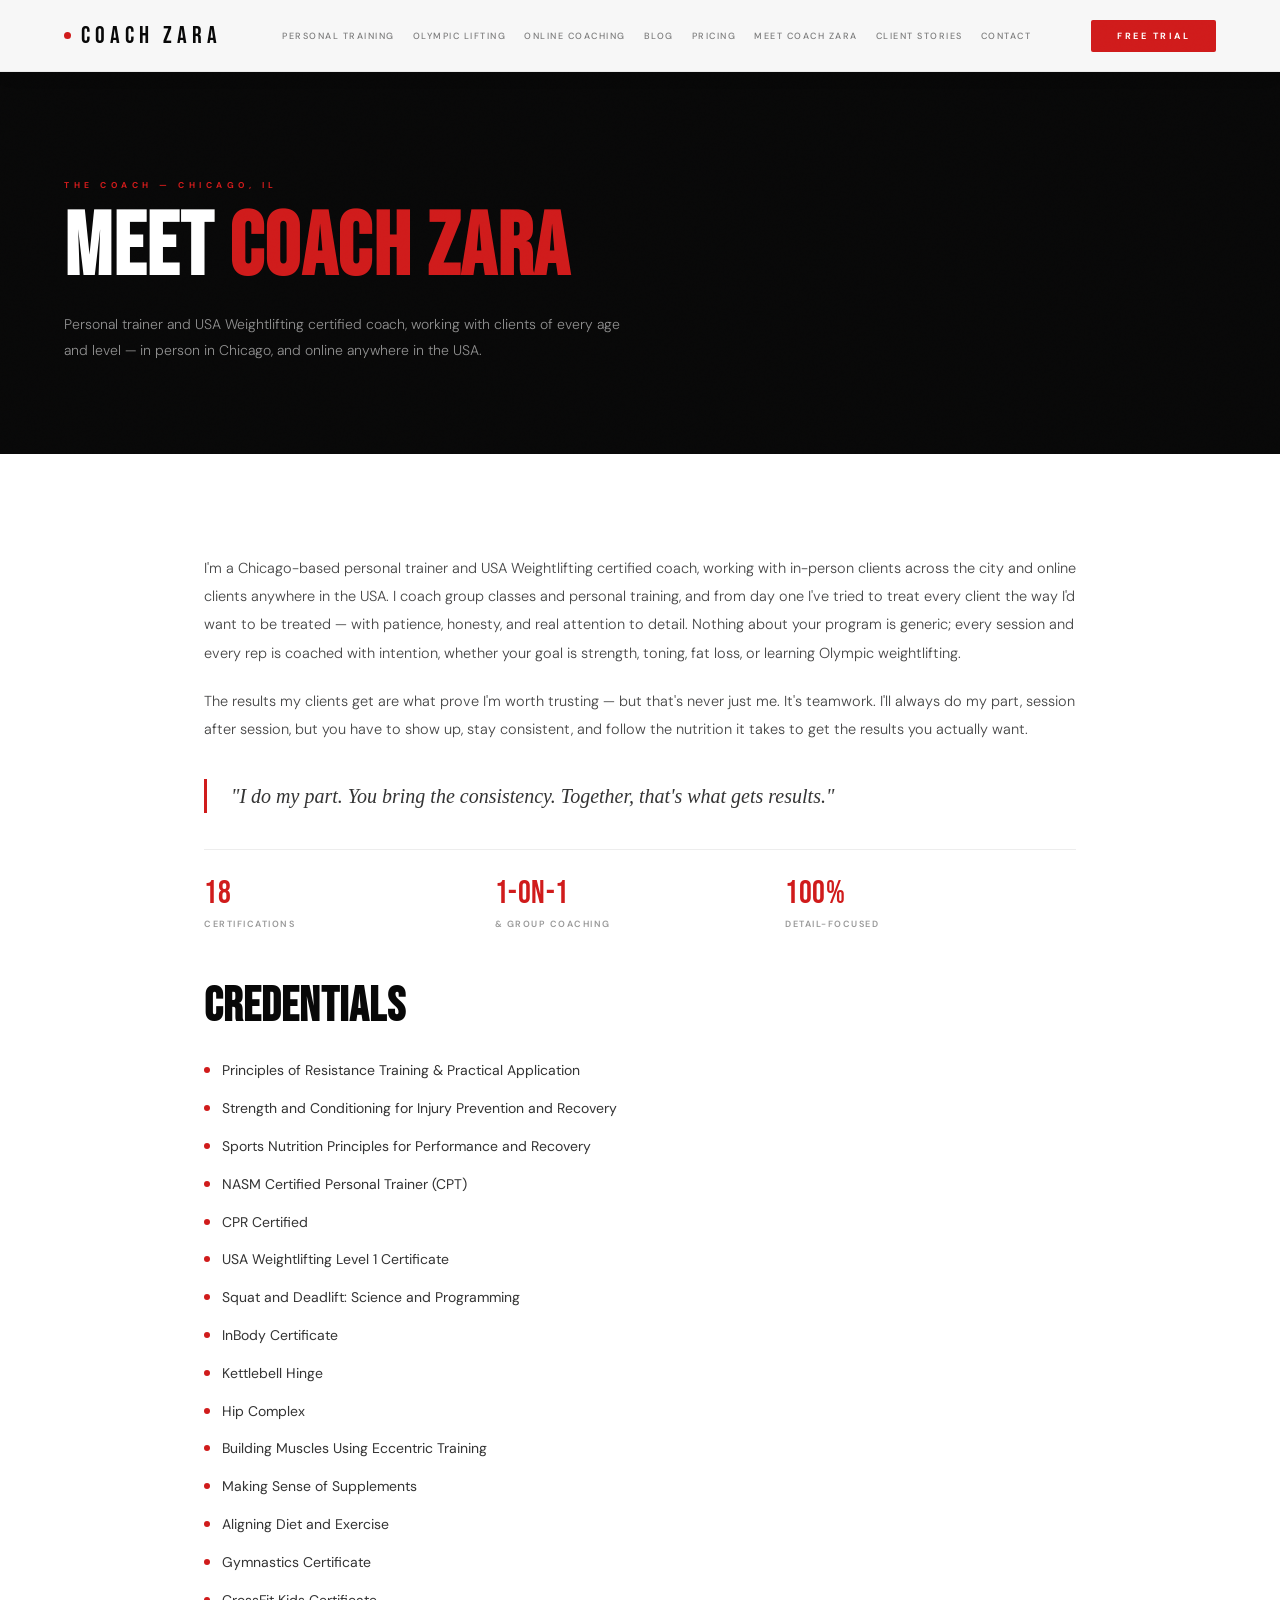
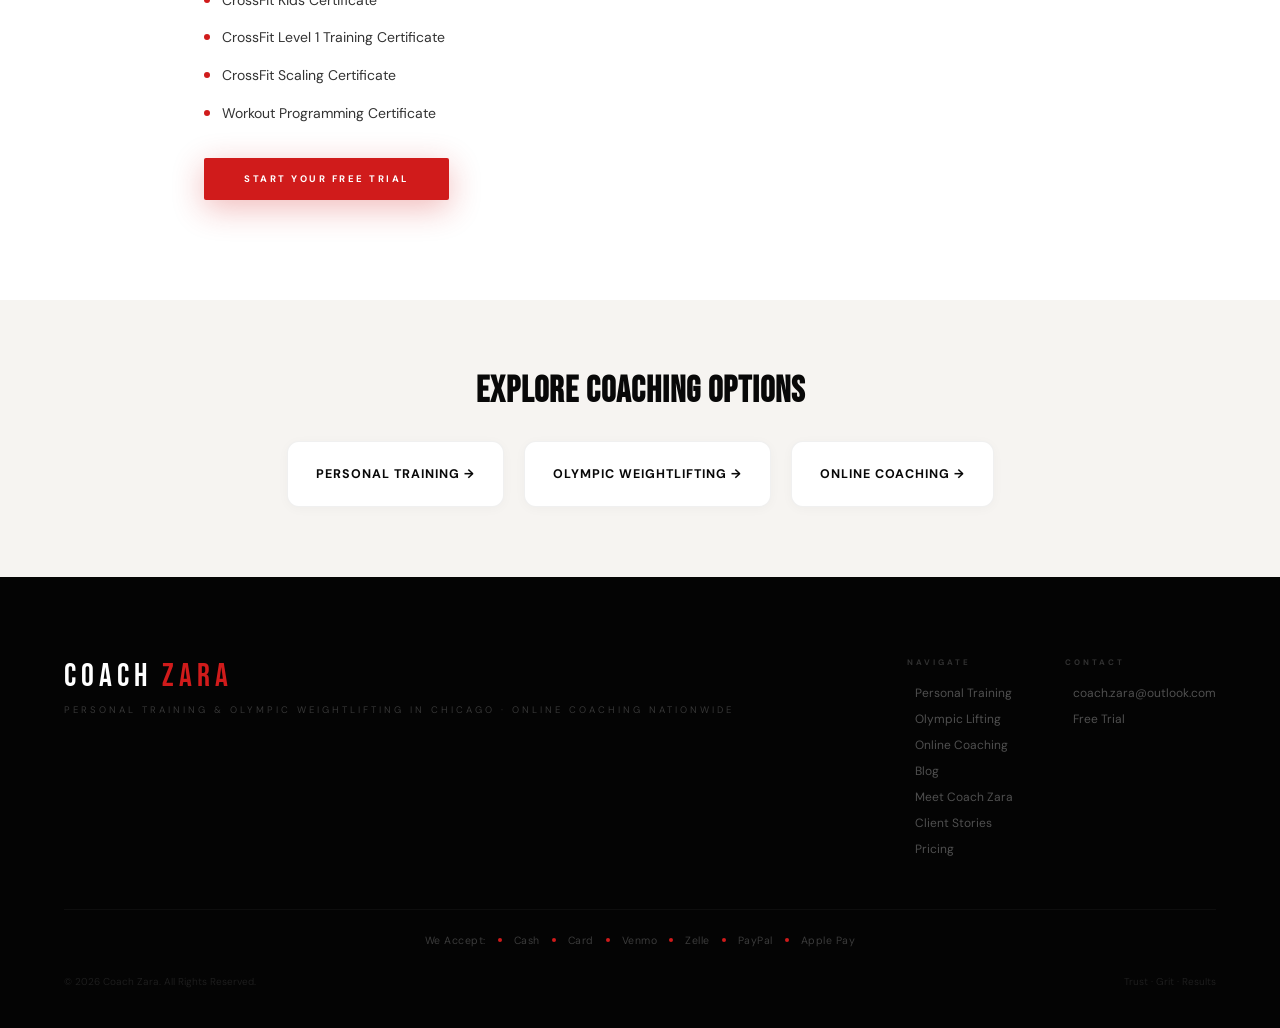
<file: about.html>
<!DOCTYPE html>
<html lang="en">
<head>
<meta charset="UTF-8">
<meta name="viewport" content="width=device-width, initial-scale=1.0">
<title>About Coach Zara | Personal Trainer in Chicago</title>
<meta name="description" content="Meet Coach Zara — NASM certified personal trainer and USA Weightlifting Level 1 coach in Chicago, training clients of all ages and fitness levels in person and online.">
<link rel="canonical" href="https://coachzara.com/about">
<meta property="og:title" content="About Coach Zara">
<meta property="og:description" content="NASM certified personal trainer and USA Weightlifting Level 1 coach based in Chicago.">
<meta property="og:type" content="website">
<meta property="og:url" content="https://coachzara.com/about">
<meta property="og:image" content="https://coachzara.com/coach-zara.jpg">
<meta name="twitter:card" content="summary_large_image">
<link rel="preconnect" href="https://fonts.googleapis.com">
<link href="https://fonts.googleapis.com/css2?family=Bebas+Neue&family=DM+Sans:ital,opsz,wght@0,9..40,200;0,9..40,300;0,9..40,400;0,9..40,500;0,9..40,700;1,9..40,300;1,9..40,400&display=swap" rel="stylesheet">
<link rel="stylesheet" href="style.css">
</head>
<body class="subpage">

<!-- NAV -->
<nav id="main-nav" class="solid">
  <a href="index.html" class="nav-logo"><span class="nav-dot"></span>COACH ZARA</a>
  <ul class="nav-links">
    <li><a href="personal-training-chicago.html">Personal Training</a></li>
    <li><a href="olympic-weightlifting-chicago.html">Olympic Lifting</a></li>
    <li><a href="online-coaching.html">Online Coaching</a></li>
    <li><a href="blog.html">Blog</a></li>
    <li><a href="index.html#pricing">Pricing</a></li>
    <li><a href="about.html">Meet Coach Zara</a></li>
    <li><a href="client-stories.html">Client Stories</a></li>
    <li><a href="index.html#contact">Contact</a></li>
  </ul>
  <a href="index.html#trial" class="nav-cta">Free Trial</a>
</nav>

<!-- HERO -->
<section class="page-hero">
  <div class="page-hero-eyebrow">The Coach — Chicago, IL</div>
  <h1 class="page-hero-h1">MEET <span class="red">COACH ZARA</span></h1>
  <p class="page-hero-sub">Personal trainer and USA Weightlifting certified coach, working with clients of every age and level — in person in Chicago, and online anywhere in the USA.</p>
</section>

<!-- CONTENT -->
<section class="content-section">
  <p class="content-p">I'm a Chicago-based personal trainer and USA Weightlifting certified coach, working with in-person clients across the city and online clients anywhere in the USA. I coach group classes and personal training, and from day one I've tried to treat every client the way I'd want to be treated — with patience, honesty, and real attention to detail. Nothing about your program is generic; every session and every rep is coached with intention, whether your goal is strength, toning, fat loss, or learning Olympic weightlifting.</p>
  <p class="content-p">The results my clients get are what prove I'm worth trusting — but that's never just me. It's teamwork. I'll always do my part, session after session, but you have to show up, stay consistent, and follow the nutrition it takes to get the results you actually want.</p>
  <div class="about-quote" style="margin:36px 0;">
    <p style="font-family:'Playfair Display',serif;font-style:italic;font-size:20px;color:#333;">"I do my part. You bring the consistency. Together, that's what gets results."</p>
  </div>
  <div class="about-stats">
    <div class="about-stat"><div class="about-stat-num">18</div><div class="about-stat-lbl">Certifications</div></div>
    <div class="about-stat"><div class="about-stat-num">1-on-1</div><div class="about-stat-lbl">& Group Coaching</div></div>
    <div class="about-stat"><div class="about-stat-num">100%</div><div class="about-stat-lbl">Detail-Focused</div></div>
  </div>

  <h2 class="content-h2" style="margin-top:48px;">Credentials</h2>
  <ul class="content-list">
    <li>Principles of Resistance Training &amp; Practical Application</li>
    <li>Strength and Conditioning for Injury Prevention and Recovery</li>
    <li>Sports Nutrition Principles for Performance and Recovery</li>
    <li>NASM Certified Personal Trainer (CPT)</li>
    <li>CPR Certified</li>
    <li>USA Weightlifting Level 1 Certificate</li>
    <li>Squat and Deadlift: Science and Programming</li>
    <li>InBody Certificate</li>
    <li>Kettlebell Hinge</li>
    <li>Hip Complex</li>
    <li>Building Muscles Using Eccentric Training</li>
    <li>Making Sense of Supplements</li>
    <li>Aligning Diet and Exercise</li>
    <li>Gymnastics Certificate</li>
    <li>CrossFit Kids Certificate</li>
    <li>CrossFit Level 1 Training Certificate</li>
    <li>CrossFit Scaling Certificate</li>
    <li>Workout Programming Certificate</li>
  </ul>

  <div class="hero-btns" style="margin-top:32px;">
    <a href="index.html#trial" class="btn-red">Start Your Free Trial</a>
  </div>
</section>

<!-- RELATED -->
<section class="related-links">
  <div class="related-links-inner">
    <h3>Explore Coaching Options</h3>
    <div class="related-grid">
      <a href="personal-training-chicago.html" class="related-card">Personal Training →</a>
      <a href="olympic-weightlifting-chicago.html" class="related-card">Olympic Weightlifting →</a>
      <a href="online-coaching.html" class="related-card">Online Coaching →</a>
    </div>
  </div>
</section>

<!-- FOOTER -->
<footer>
  <div class="ft">
    <div class="ft-top">
      <div><div class="ft-logo">COACH <span>ZARA</span></div><div class="ft-sub">Personal Training & Olympic Weightlifting in Chicago · Online Coaching Nationwide</div></div>
      <div class="ft-links">
        <div class="ftc"><h5>Navigate</h5><ul><li><a href="personal-training-chicago.html">Personal Training</a></li><li><a href="olympic-weightlifting-chicago.html">Olympic Lifting</a></li><li><a href="online-coaching.html">Online Coaching</a></li>
    <li><a href="blog.html">Blog</a></li><li><a href="about.html">Meet Coach Zara</a></li><li><a href="client-stories.html">Client Stories</a></li><li><a href="index.html#pricing">Pricing</a></li></ul></div>
        <div class="ftc"><h5>Contact</h5><ul><li><a href="mailto:coach.zara@outlook.com">coach.zara@outlook.com</a></li><li><a href="index.html#trial">Free Trial</a></li></ul></div>
      </div>
    </div>
    <div class="ft-payment"><span>We Accept:</span><div class="pdot"></div><span>Cash</span><div class="pdot"></div><span>Card</span><div class="pdot"></div><span>Venmo</span><div class="pdot"></div><span>Zelle</span><div class="pdot"></div><span>PayPal</span><div class="pdot"></div><span>Apple Pay</span></div>
    <div class="ft-bot"><p>© 2026 Coach Zara. All Rights Reserved.</p><p>Trust · Grit · Results</p></div>
  </div>
</footer>

<script>
window.addEventListener('scroll',()=>document.getElementById('main-nav').classList.toggle('solid',scrollY>10),{passive:true});
</script>
</body>
</html>
</file>
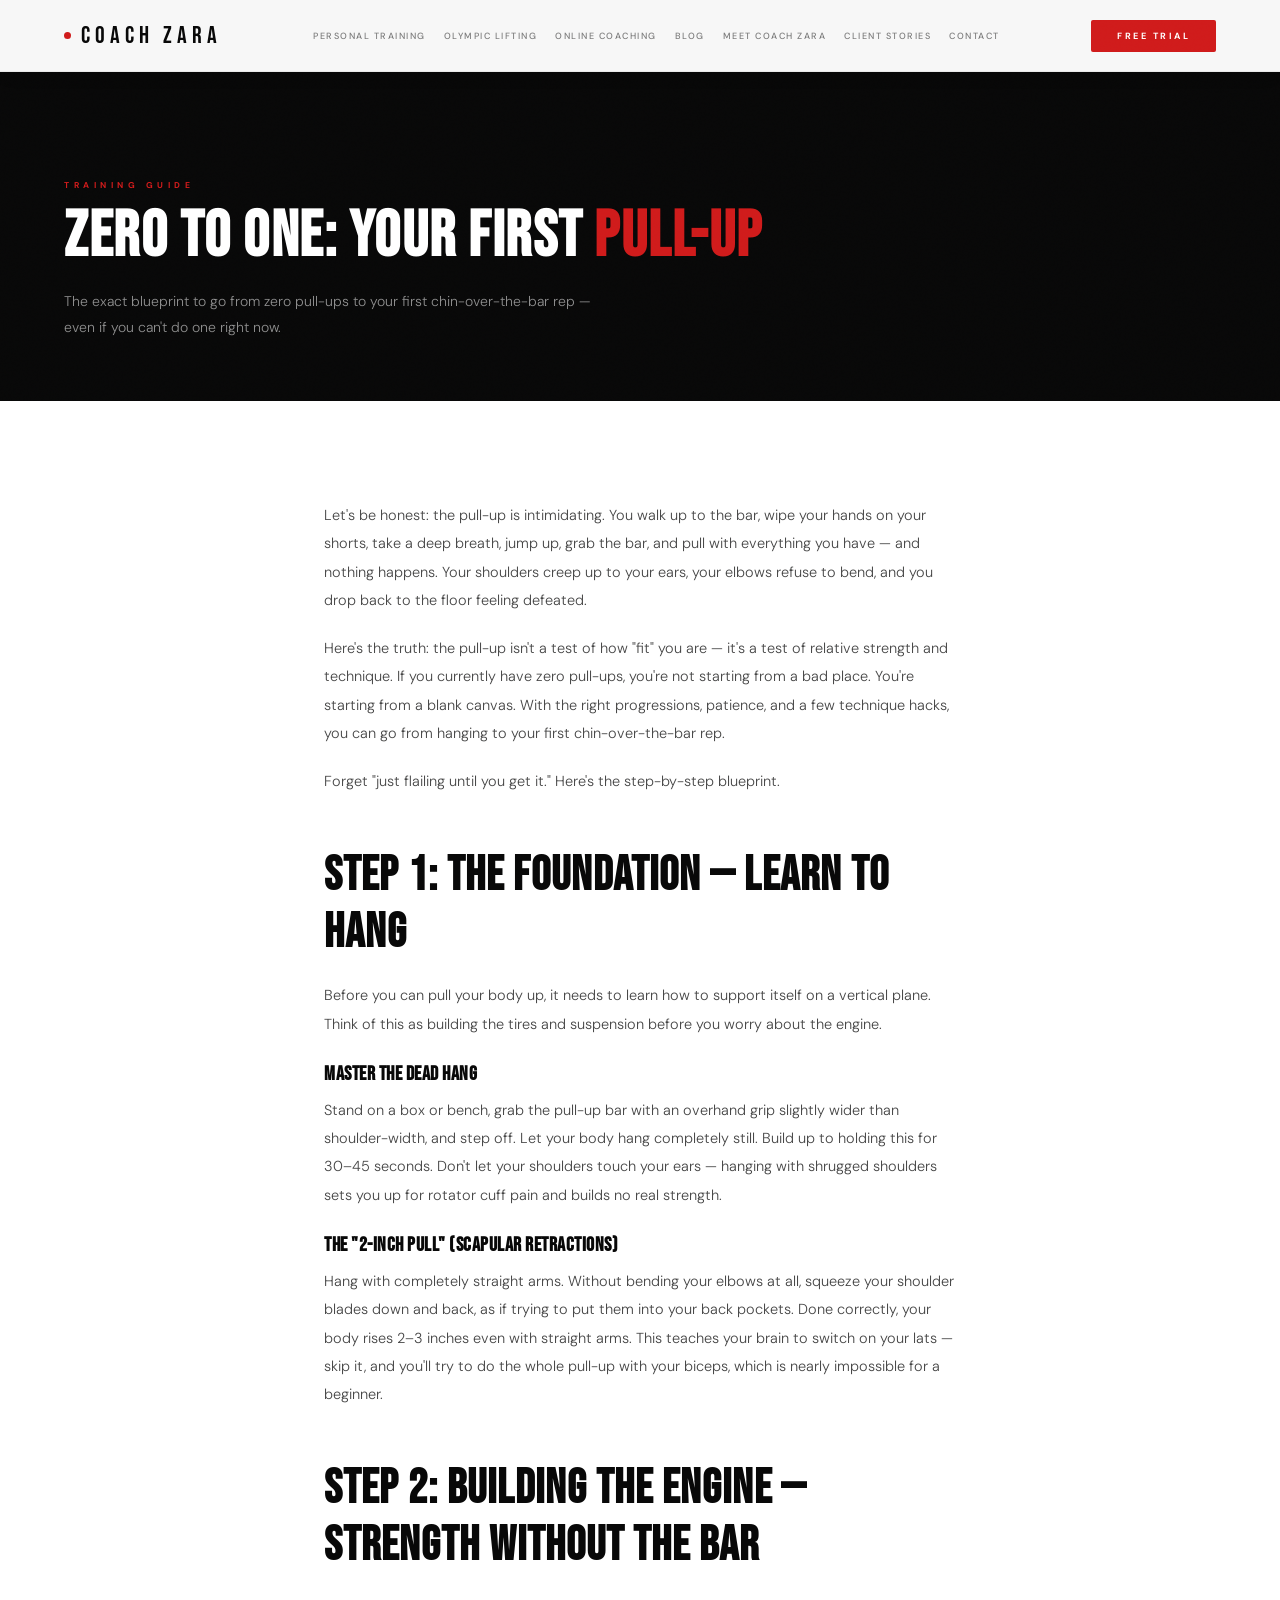
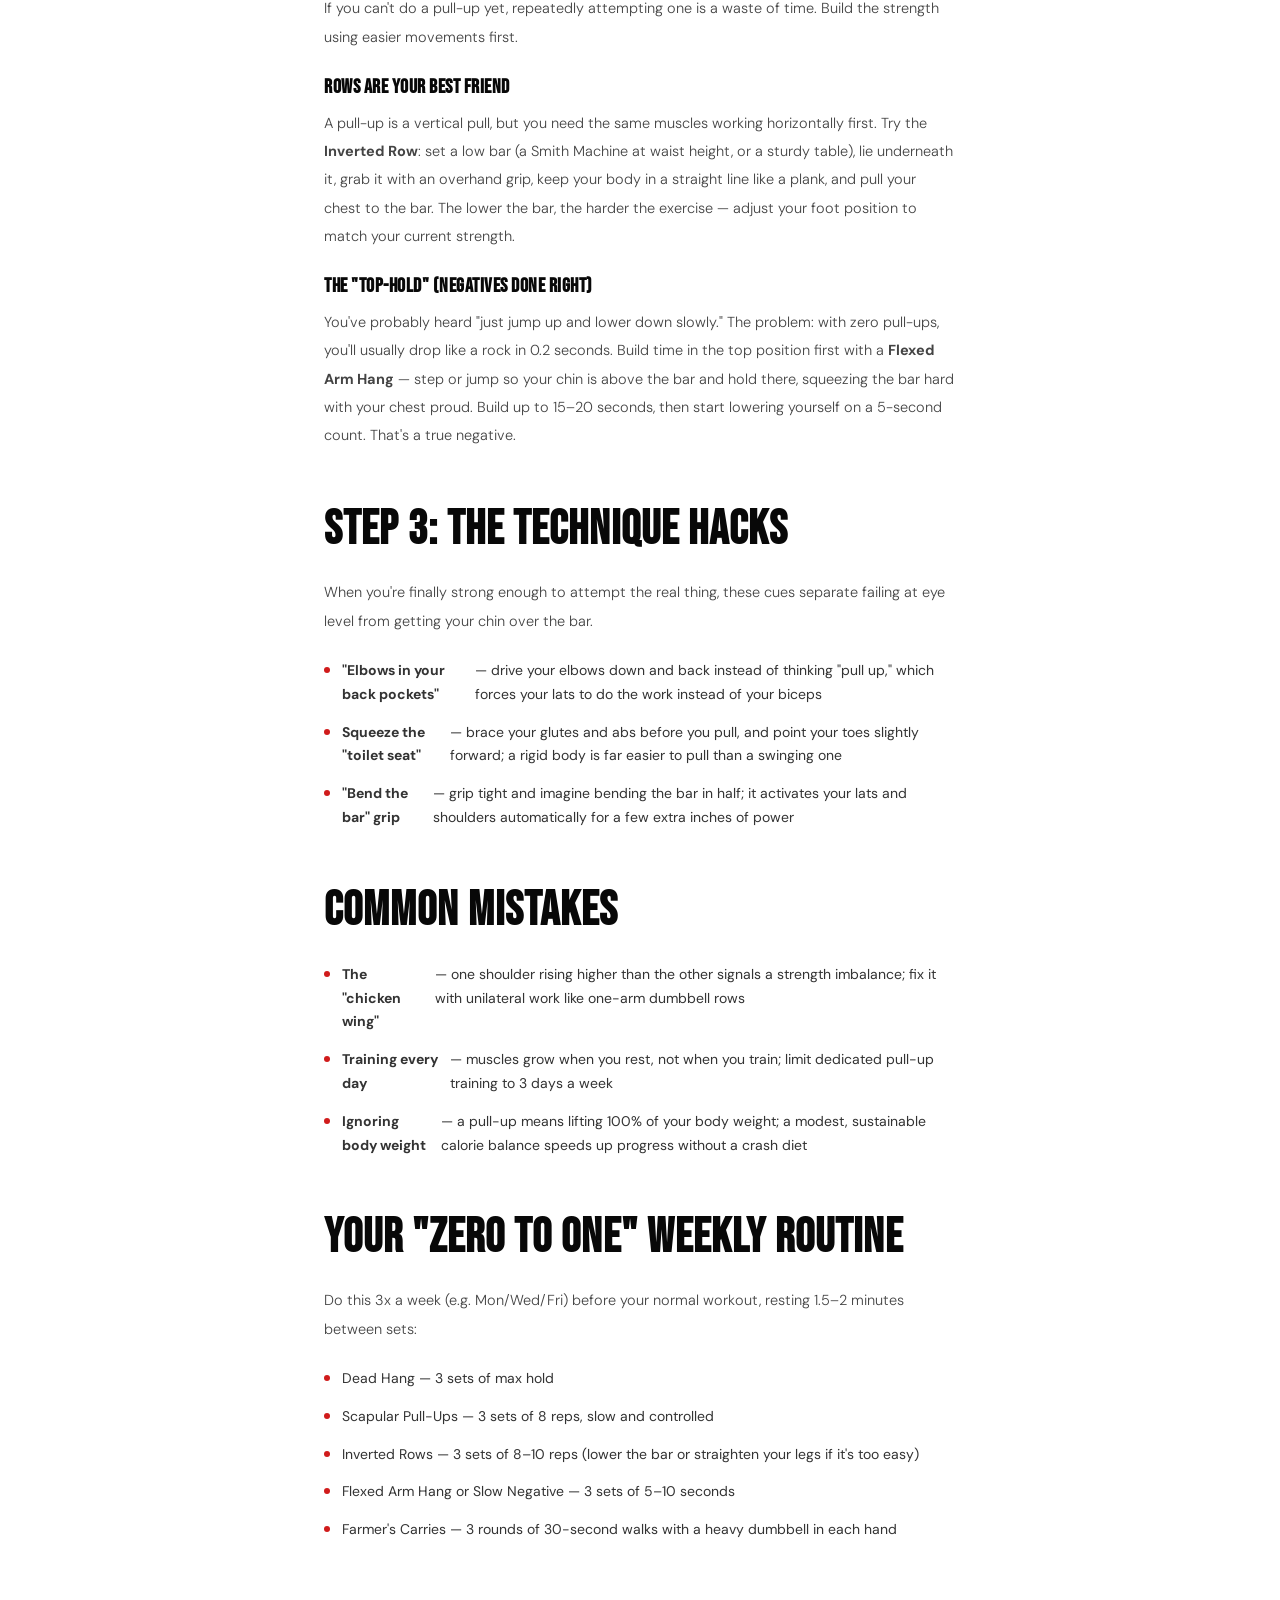
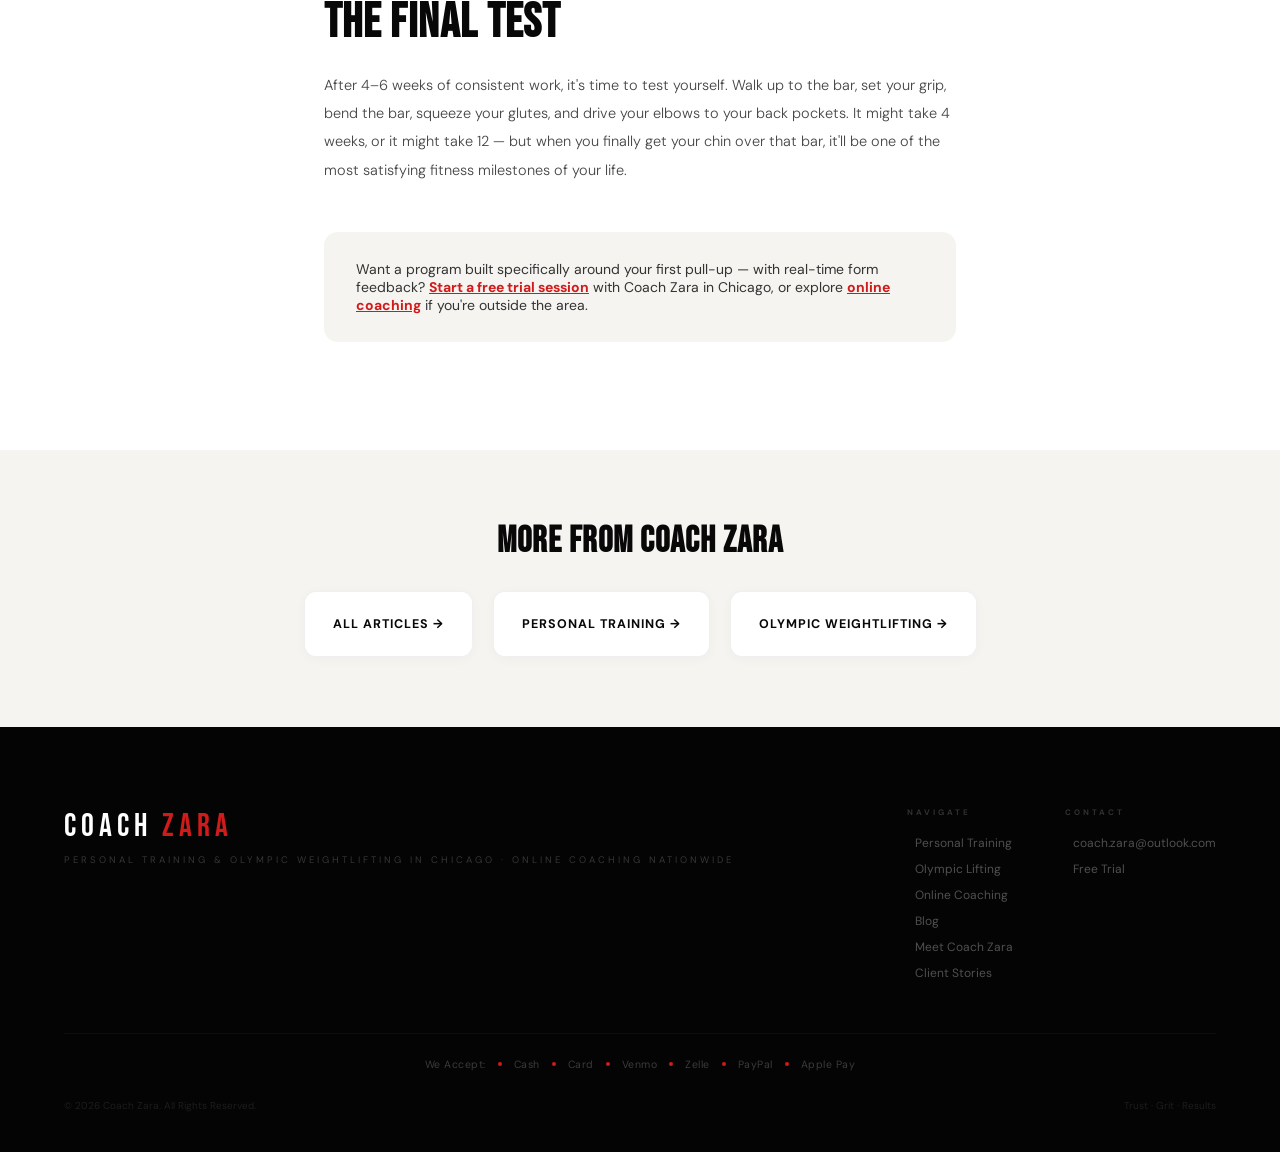
<file: blog-first-pull-up.html>
<!DOCTYPE html>
<html lang="en">
<head>
<meta charset="UTF-8">
<meta name="viewport" content="width=device-width, initial-scale=1.0">
<title>How to Get Your First Pull-Up: A Step-by-Step Guide | Coach Zara</title>
<meta name="description" content="A complete beginner's blueprint to your first pull-up — dead hangs, scapular pulls, inverted rows, and the technique cues that actually work. From Coach Zara, Chicago.">
<link rel="canonical" href="https://coachzara.com/blog-first-pull-up">
<meta property="og:title" content="How to Get Your First Pull-Up: A Step-by-Step Guide">
<meta property="og:description" content="A complete beginner's blueprint to your first pull-up, from Coach Zara in Chicago.">
<meta property="og:type" content="article">
<meta property="og:url" content="https://coachzara.com/blog-first-pull-up">
<meta property="og:image" content="https://coachzara.com/coach-zara.jpg">
<meta name="twitter:card" content="summary_large_image">
<script type="application/ld+json">
{
  "@context": "https://schema.org",
  "@type": "Article",
  "headline": "Zero to One: The Exact Blueprint to Get Your First Pull-Up",
  "description": "A complete beginner's blueprint to your first pull-up — dead hangs, scapular pulls, inverted rows, and the technique cues that actually work.",
  "author": { "@type": "Person", "name": "Coach Zara" },
  "publisher": { "@type": "Organization", "name": "Coach Zara" },
  "image": "https://coachzara.com/coach-zara.jpg",
  "mainEntityOfPage": "https://coachzara.com/blog-first-pull-up"
}
</script>
<link rel="preconnect" href="https://fonts.googleapis.com">
<link href="https://fonts.googleapis.com/css2?family=Bebas+Neue&family=DM+Sans:ital,opsz,wght@0,9..40,200;0,9..40,300;0,9..40,400;0,9..40,500;0,9..40,700;1,9..40,300;1,9..40,400&display=swap" rel="stylesheet">
<link rel="stylesheet" href="style.css">
</head>
<body class="subpage">

<!-- NAV -->
<nav id="main-nav" class="solid">
  <a href="index.html" class="nav-logo"><span class="nav-dot"></span>COACH ZARA</a>
  <ul class="nav-links">
    <li><a href="personal-training-chicago.html">Personal Training</a></li>
    <li><a href="olympic-weightlifting-chicago.html">Olympic Lifting</a></li>
    <li><a href="online-coaching.html">Online Coaching</a></li>
    <li><a href="blog.html">Blog</a></li>
    <li><a href="about.html">Meet Coach Zara</a></li>
    <li><a href="client-stories.html">Client Stories</a></li>
    <li><a href="index.html#contact">Contact</a></li>
  </ul>
  <a href="index.html#trial" class="nav-cta">Free Trial</a>
</nav>

<!-- HERO -->
<section class="page-hero" style="padding-bottom:60px;">
  <div class="page-hero-eyebrow">Training Guide</div>
  <h1 class="page-hero-h1" style="font-size:clamp(34px,5.5vw,64px);">ZERO TO ONE: YOUR FIRST <span class="red">PULL-UP</span></h1>
  <p class="page-hero-sub">The exact blueprint to go from zero pull-ups to your first chin-over-the-bar rep — even if you can't do one right now.</p>
</section>

<!-- ARTICLE -->
<article class="content-section narrow">

  <p class="content-p">Let's be honest: the pull-up is intimidating. You walk up to the bar, wipe your hands on your shorts, take a deep breath, jump up, grab the bar, and pull with everything you have — and nothing happens. Your shoulders creep up to your ears, your elbows refuse to bend, and you drop back to the floor feeling defeated.</p>

  <p class="content-p">Here's the truth: the pull-up isn't a test of how "fit" you are — it's a test of relative strength and technique. If you currently have zero pull-ups, you're not starting from a bad place. You're starting from a blank canvas. With the right progressions, patience, and a few technique hacks, you can go from hanging to your first chin-over-the-bar rep.</p>

  <p class="content-p">Forget "just flailing until you get it." Here's the step-by-step blueprint.</p>

  <h2 class="content-h2" style="margin-top:52px;">Step 1: The Foundation — Learn to Hang</h2>
  <p class="content-p">Before you can pull your body up, it needs to learn how to support itself on a vertical plane. Think of this as building the tires and suspension before you worry about the engine.</p>

  <h3 style="font-family:'Bebas Neue',sans-serif;font-size:20px;letter-spacing:.5px;margin:24px 0 10px;color:var(--blk);">Master the Dead Hang</h3>
  <p class="content-p">Stand on a box or bench, grab the pull-up bar with an overhand grip slightly wider than shoulder-width, and step off. Let your body hang completely still. Build up to holding this for 30–45 seconds. Don't let your shoulders touch your ears — hanging with shrugged shoulders sets you up for rotator cuff pain and builds no real strength.</p>

  <h3 style="font-family:'Bebas Neue',sans-serif;font-size:20px;letter-spacing:.5px;margin:24px 0 10px;color:var(--blk);">The "2-Inch Pull" (Scapular Retractions)</h3>
  <p class="content-p">Hang with completely straight arms. Without bending your elbows at all, squeeze your shoulder blades down and back, as if trying to put them into your back pockets. Done correctly, your body rises 2–3 inches even with straight arms. This teaches your brain to switch on your lats — skip it, and you'll try to do the whole pull-up with your biceps, which is nearly impossible for a beginner.</p>

  <h2 class="content-h2" style="margin-top:52px;">Step 2: Building the Engine — Strength Without the Bar</h2>
  <p class="content-p">If you can't do a pull-up yet, repeatedly attempting one is a waste of time. Build the strength using easier movements first.</p>

  <h3 style="font-family:'Bebas Neue',sans-serif;font-size:20px;letter-spacing:.5px;margin:24px 0 10px;color:var(--blk);">Rows Are Your Best Friend</h3>
  <p class="content-p">A pull-up is a vertical pull, but you need the same muscles working horizontally first. Try the <strong>Inverted Row</strong>: set a low bar (a Smith Machine at waist height, or a sturdy table), lie underneath it, grab it with an overhand grip, keep your body in a straight line like a plank, and pull your chest to the bar. The lower the bar, the harder the exercise — adjust your foot position to match your current strength.</p>

  <h3 style="font-family:'Bebas Neue',sans-serif;font-size:20px;letter-spacing:.5px;margin:24px 0 10px;color:var(--blk);">The "Top-Hold" (Negatives Done Right)</h3>
  <p class="content-p">You've probably heard "just jump up and lower down slowly." The problem: with zero pull-ups, you'll usually drop like a rock in 0.2 seconds. Build time in the top position first with a <strong>Flexed Arm Hang</strong> — step or jump so your chin is above the bar and hold there, squeezing the bar hard with your chest proud. Build up to 15–20 seconds, then start lowering yourself on a 5-second count. That's a true negative.</p>

  <h2 class="content-h2" style="margin-top:52px;">Step 3: The Technique Hacks</h2>
  <p class="content-p">When you're finally strong enough to attempt the real thing, these cues separate failing at eye level from getting your chin over the bar.</p>
  <ul class="content-list">
    <li><strong>"Elbows in your back pockets"</strong> — drive your elbows down and back instead of thinking "pull up," which forces your lats to do the work instead of your biceps</li>
    <li><strong>Squeeze the "toilet seat"</strong> — brace your glutes and abs before you pull, and point your toes slightly forward; a rigid body is far easier to pull than a swinging one</li>
    <li><strong>"Bend the bar" grip</strong> — grip tight and imagine bending the bar in half; it activates your lats and shoulders automatically for a few extra inches of power</li>
  </ul>

  <h2 class="content-h2" style="margin-top:52px;">Common Mistakes</h2>
  <ul class="content-list">
    <li><strong>The "chicken wing"</strong> — one shoulder rising higher than the other signals a strength imbalance; fix it with unilateral work like one-arm dumbbell rows</li>
    <li><strong>Training every day</strong> — muscles grow when you rest, not when you train; limit dedicated pull-up training to 3 days a week</li>
    <li><strong>Ignoring body weight</strong> — a pull-up means lifting 100% of your body weight; a modest, sustainable calorie balance speeds up progress without a crash diet</li>
  </ul>

  <h2 class="content-h2" style="margin-top:52px;">Your "Zero to One" Weekly Routine</h2>
  <p class="content-p">Do this 3x a week (e.g. Mon/Wed/Fri) before your normal workout, resting 1.5–2 minutes between sets:</p>
  <ul class="content-list">
    <li>Dead Hang — 3 sets of max hold</li>
    <li>Scapular Pull-Ups — 3 sets of 8 reps, slow and controlled</li>
    <li>Inverted Rows — 3 sets of 8–10 reps (lower the bar or straighten your legs if it's too easy)</li>
    <li>Flexed Arm Hang or Slow Negative — 3 sets of 5–10 seconds</li>
    <li>Farmer's Carries — 3 rounds of 30-second walks with a heavy dumbbell in each hand</li>
  </ul>

  <h2 class="content-h2" style="margin-top:52px;">The Final Test</h2>
  <p class="content-p">After 4–6 weeks of consistent work, it's time to test yourself. Walk up to the bar, set your grip, bend the bar, squeeze your glutes, and drive your elbows to your back pockets. It might take 4 weeks, or it might take 12 — but when you finally get your chin over that bar, it'll be one of the most satisfying fitness milestones of your life.</p>

  <div style="margin:48px 0 8px;padding:28px 32px;background:var(--off);border-radius:14px;">
    <p style="font-size:14px;color:#333;margin:0;">Want a program built specifically around your first pull-up — with real-time form feedback? <a href="index.html#trial" style="color:var(--red);font-weight:700;">Start a free trial session</a> with Coach Zara in Chicago, or explore <a href="online-coaching.html" style="color:var(--red);font-weight:700;">online coaching</a> if you're outside the area.</p>
  </div>

</article>

<!-- RELATED -->
<section class="related-links">
  <div class="related-links-inner">
    <h3>More From Coach Zara</h3>
    <div class="related-grid">
      <a href="blog.html" class="related-card">All Articles →</a>
      <a href="personal-training-chicago.html" class="related-card">Personal Training →</a>
      <a href="olympic-weightlifting-chicago.html" class="related-card">Olympic Weightlifting →</a>
    </div>
  </div>
</section>

<!-- FOOTER -->
<footer>
  <div class="ft">
    <div class="ft-top">
      <div><div class="ft-logo">COACH <span>ZARA</span></div><div class="ft-sub">Personal Training & Olympic Weightlifting in Chicago · Online Coaching Nationwide</div></div>
      <div class="ft-links">
        <div class="ftc"><h5>Navigate</h5><ul><li><a href="personal-training-chicago.html">Personal Training</a></li><li><a href="olympic-weightlifting-chicago.html">Olympic Lifting</a></li><li><a href="online-coaching.html">Online Coaching</a></li><li><a href="blog.html">Blog</a></li><li><a href="about.html">Meet Coach Zara</a></li><li><a href="client-stories.html">Client Stories</a></li></ul></div>
        <div class="ftc"><h5>Contact</h5><ul><li><a href="mailto:coach.zara@outlook.com">coach.zara@outlook.com</a></li><li><a href="index.html#trial">Free Trial</a></li></ul></div>
      </div>
    </div>
    <div class="ft-payment"><span>We Accept:</span><div class="pdot"></div><span>Cash</span><div class="pdot"></div><span>Card</span><div class="pdot"></div><span>Venmo</span><div class="pdot"></div><span>Zelle</span><div class="pdot"></div><span>PayPal</span><div class="pdot"></div><span>Apple Pay</span></div>
    <div class="ft-bot"><p>© 2026 Coach Zara. All Rights Reserved.</p><p>Trust · Grit · Results</p></div>
  </div>
</footer>

<script>
window.addEventListener('scroll',()=>document.getElementById('main-nav').classList.toggle('solid',scrollY>10),{passive:true});
</script>
</body>
</html>
</file>
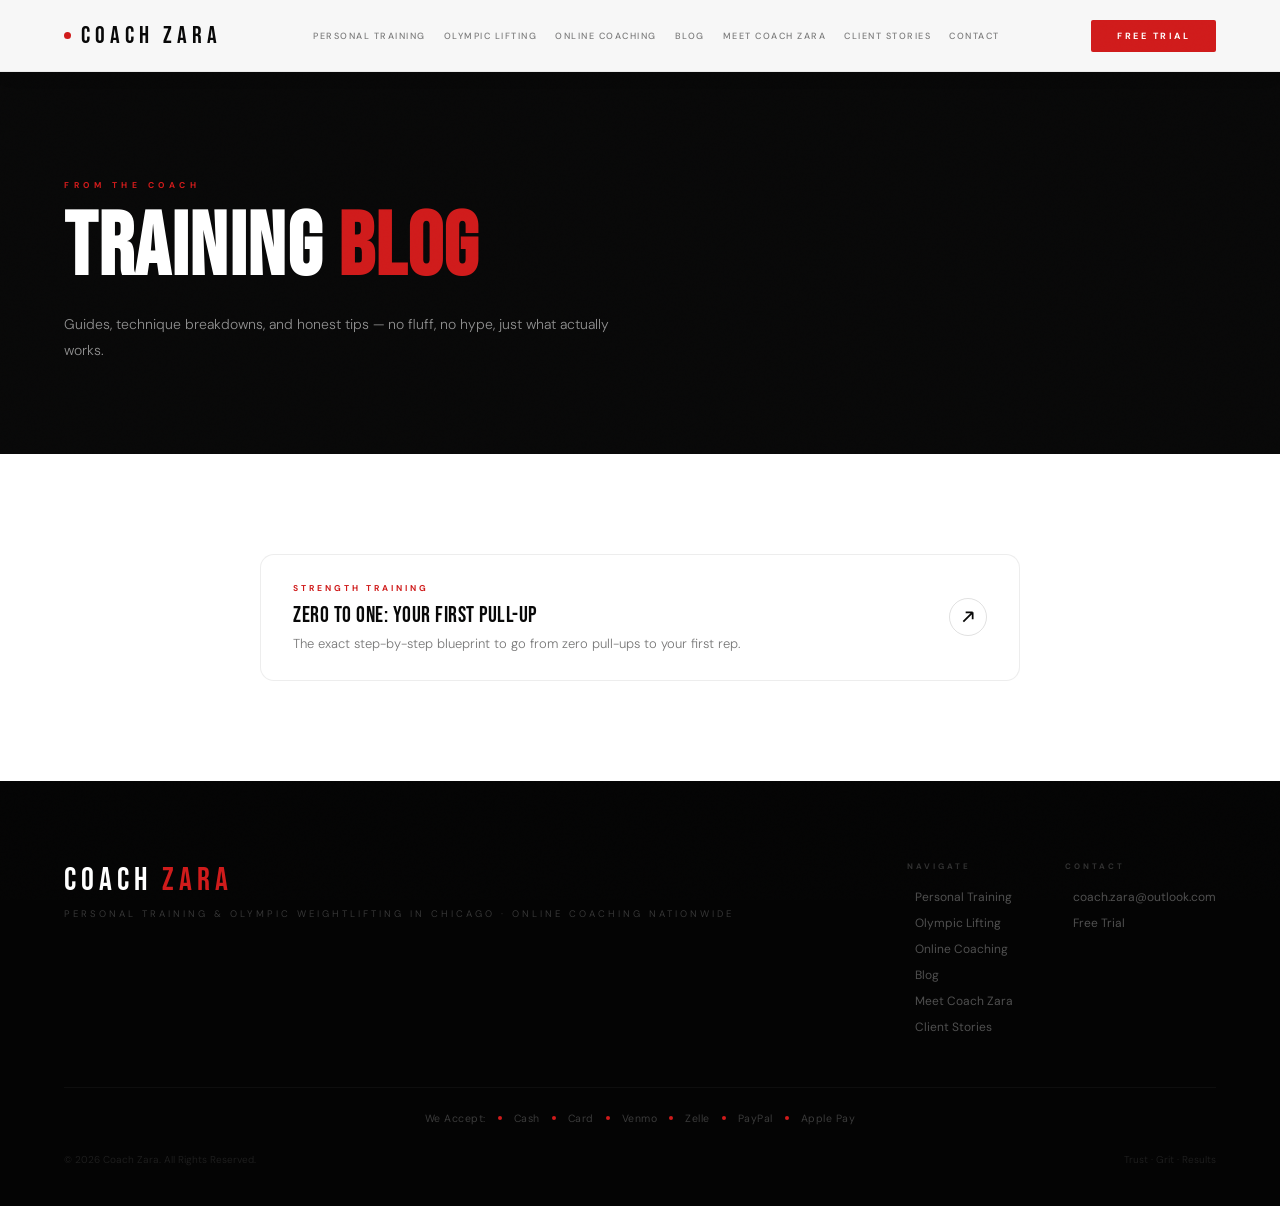
<file: blog.html>
<!DOCTYPE html>
<html lang="en">
<head>
<meta charset="UTF-8">
<meta name="viewport" content="width=device-width, initial-scale=1.0">
<title>Training Blog | Tips from Coach Zara, Chicago</title>
<meta name="description" content="Training guides, technique breakdowns, and tips from Coach Zara — personal trainer and Olympic weightlifting coach in Chicago.">
<link rel="canonical" href="https://coachzara.com/blog">
<meta property="og:title" content="Training Blog | Coach Zara">
<meta property="og:description" content="Training guides and tips from Coach Zara in Chicago.">
<meta property="og:type" content="website">
<meta property="og:url" content="https://coachzara.com/blog">
<meta property="og:image" content="https://coachzara.com/coach-zara.jpg">
<meta name="twitter:card" content="summary_large_image">
<link rel="preconnect" href="https://fonts.googleapis.com">
<link href="https://fonts.googleapis.com/css2?family=Bebas+Neue&family=DM+Sans:ital,opsz,wght@0,9..40,200;0,9..40,300;0,9..40,400;0,9..40,500;0,9..40,700;1,9..40,300;1,9..40,400&display=swap" rel="stylesheet">
<link rel="stylesheet" href="style.css">
<style>
.blog-grid{display:flex;flex-direction:column;gap:20px;max-width:760px;margin:0 auto;}
.blog-card{display:flex;justify-content:space-between;align-items:center;gap:24px;padding:28px 32px;border:1px solid rgba(0,0,0,.07);border-radius:14px;text-decoration:none;transition:all .3s;background:#fff;}
.blog-card:hover{border-color:var(--red);box-shadow:0 14px 32px rgba(0,0,0,.06);transform:translateY(-2px);}
.blog-card-tag{font-size:8.5px;letter-spacing:3px;text-transform:uppercase;color:var(--red);font-weight:700;margin-bottom:8px;}
.blog-card-h{font-family:'Bebas Neue',sans-serif;font-size:22px;letter-spacing:.5px;color:var(--blk);margin-bottom:6px;}
.blog-card-p{font-size:13px;color:#777;font-weight:300;}
.blog-card-arr{flex-shrink:0;width:38px;height:38px;border-radius:50%;border:1px solid rgba(0,0,0,.12);display:flex;align-items:center;justify-content:center;transition:all .3s;}
.blog-card:hover .blog-card-arr{background:var(--red);border-color:var(--red);}
.blog-card:hover .blog-card-arr svg{stroke:#fff;}
</style>
</head>
<body class="subpage">

<!-- NAV -->
<nav id="main-nav" class="solid">
  <a href="index.html" class="nav-logo"><span class="nav-dot"></span>COACH ZARA</a>
  <ul class="nav-links">
    <li><a href="personal-training-chicago.html">Personal Training</a></li>
    <li><a href="olympic-weightlifting-chicago.html">Olympic Lifting</a></li>
    <li><a href="online-coaching.html">Online Coaching</a></li>
    <li><a href="blog.html">Blog</a></li>
    <li><a href="about.html">Meet Coach Zara</a></li>
    <li><a href="client-stories.html">Client Stories</a></li>
    <li><a href="index.html#contact">Contact</a></li>
  </ul>
  <a href="index.html#trial" class="nav-cta">Free Trial</a>
</nav>

<!-- HERO -->
<section class="page-hero">
  <div class="page-hero-eyebrow">From The Coach</div>
  <h1 class="page-hero-h1">TRAINING <span class="red">BLOG</span></h1>
  <p class="page-hero-sub">Guides, technique breakdowns, and honest tips — no fluff, no hype, just what actually works.</p>
</section>

<!-- POSTS -->
<section class="content-section">
  <div class="blog-grid">
    <a href="blog-first-pull-up.html" class="blog-card">
      <div>
        <div class="blog-card-tag">Strength Training</div>
        <div class="blog-card-h">Zero to One: Your First Pull-Up</div>
        <div class="blog-card-p">The exact step-by-step blueprint to go from zero pull-ups to your first rep.</div>
      </div>
      <div class="blog-card-arr"><svg width="14" height="14" viewBox="0 0 12 12" fill="none" stroke="#080808" stroke-width="1.5"><path d="M2 10L10 2M10 2H4M10 2V8"/></svg></div>
    </a>
  </div>
</section>

<!-- FOOTER -->
<footer>
  <div class="ft">
    <div class="ft-top">
      <div><div class="ft-logo">COACH <span>ZARA</span></div><div class="ft-sub">Personal Training & Olympic Weightlifting in Chicago · Online Coaching Nationwide</div></div>
      <div class="ft-links">
        <div class="ftc"><h5>Navigate</h5><ul><li><a href="personal-training-chicago.html">Personal Training</a></li><li><a href="olympic-weightlifting-chicago.html">Olympic Lifting</a></li><li><a href="online-coaching.html">Online Coaching</a></li><li><a href="blog.html">Blog</a></li><li><a href="about.html">Meet Coach Zara</a></li><li><a href="client-stories.html">Client Stories</a></li></ul></div>
        <div class="ftc"><h5>Contact</h5><ul><li><a href="mailto:coach.zara@outlook.com">coach.zara@outlook.com</a></li><li><a href="index.html#trial">Free Trial</a></li></ul></div>
      </div>
    </div>
    <div class="ft-payment"><span>We Accept:</span><div class="pdot"></div><span>Cash</span><div class="pdot"></div><span>Card</span><div class="pdot"></div><span>Venmo</span><div class="pdot"></div><span>Zelle</span><div class="pdot"></div><span>PayPal</span><div class="pdot"></div><span>Apple Pay</span></div>
    <div class="ft-bot"><p>© 2026 Coach Zara. All Rights Reserved.</p><p>Trust · Grit · Results</p></div>
  </div>
</footer>

<script>
window.addEventListener('scroll',()=>document.getElementById('main-nav').classList.toggle('solid',scrollY>10),{passive:true});
</script>
</body>
</html>
</file>
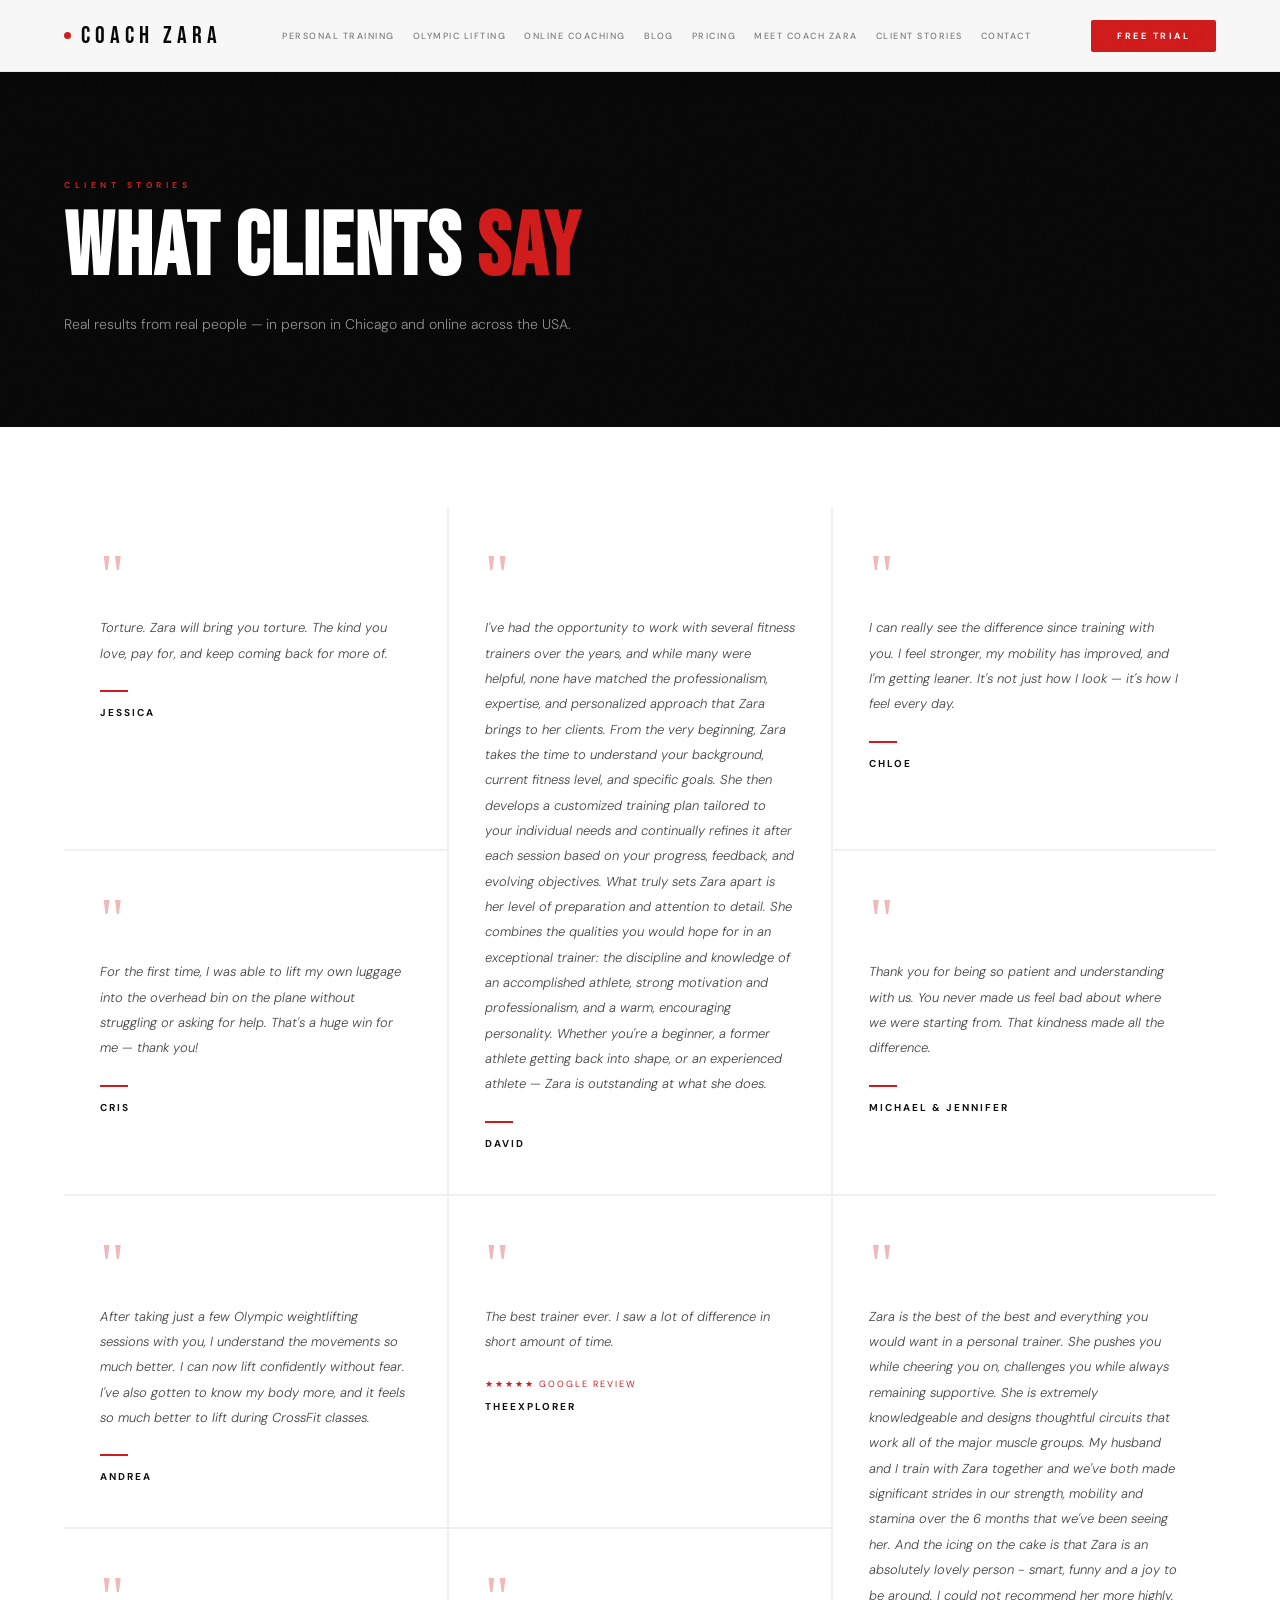
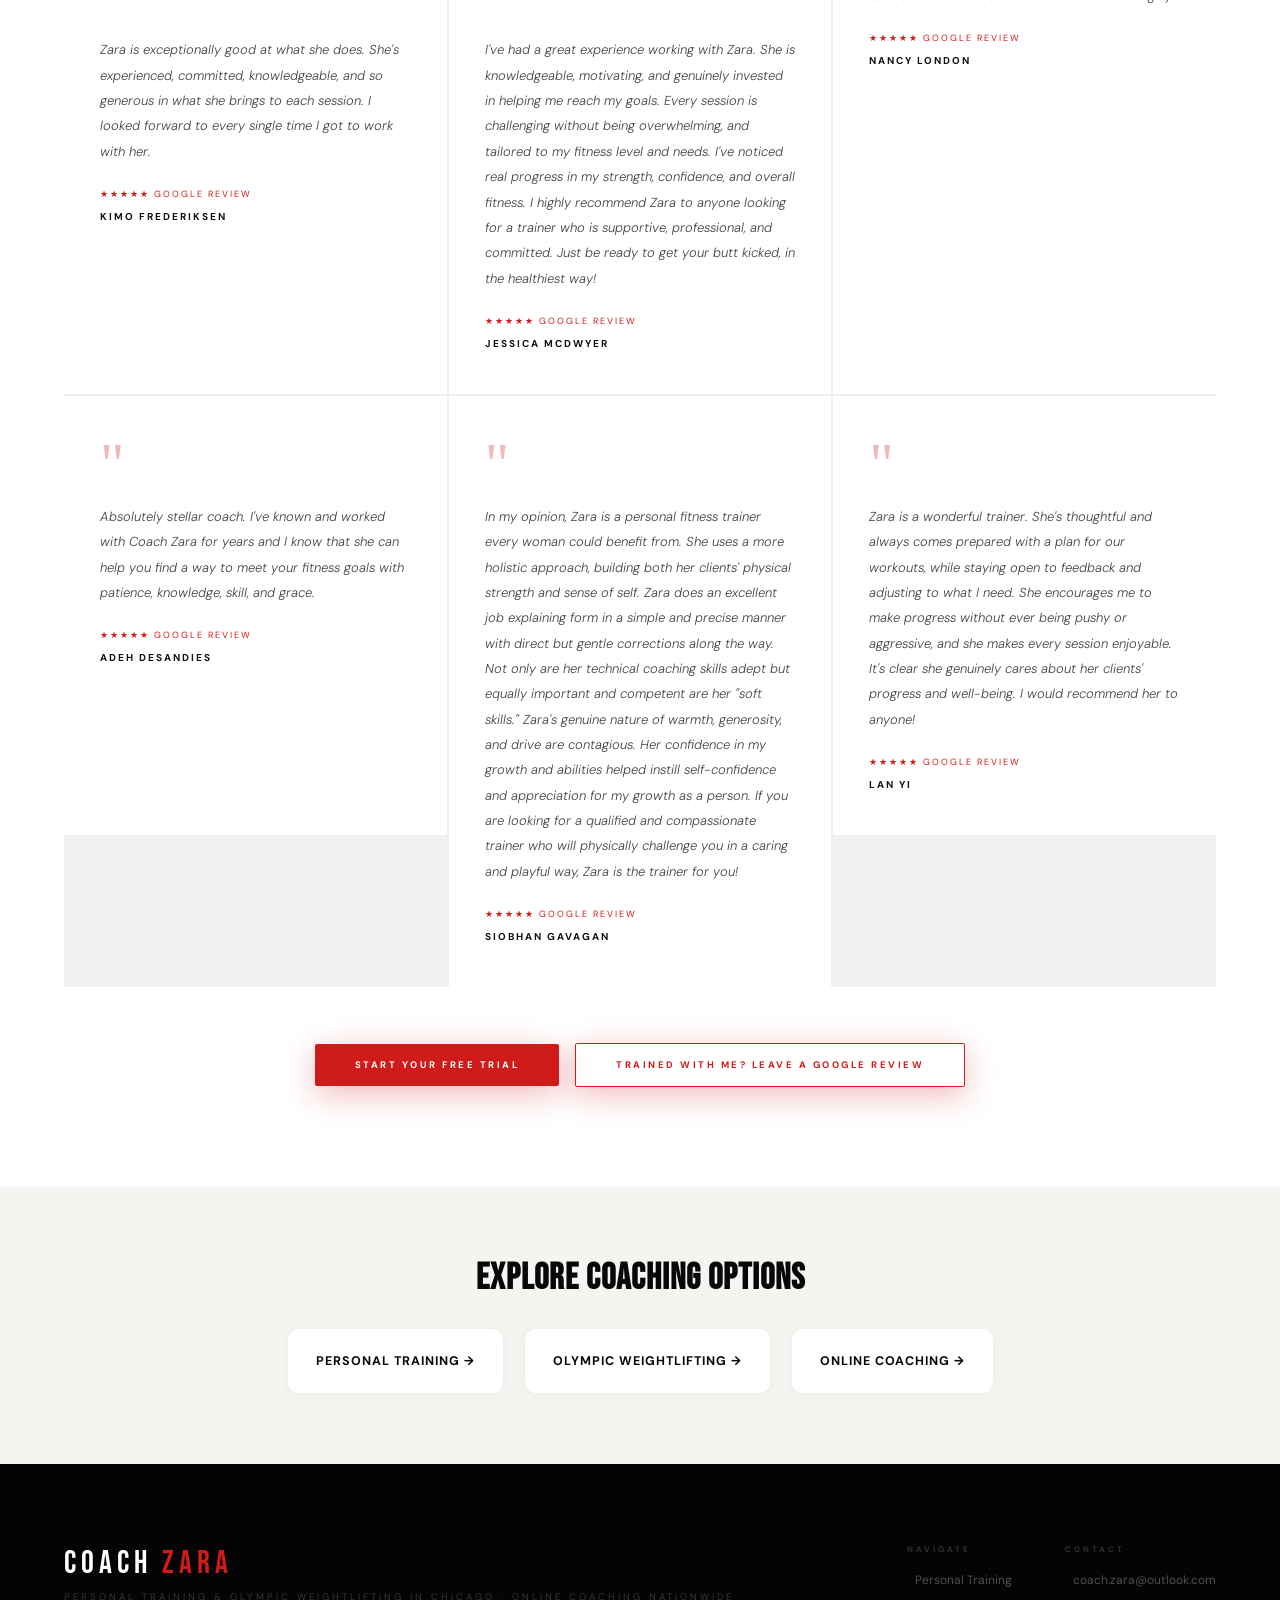
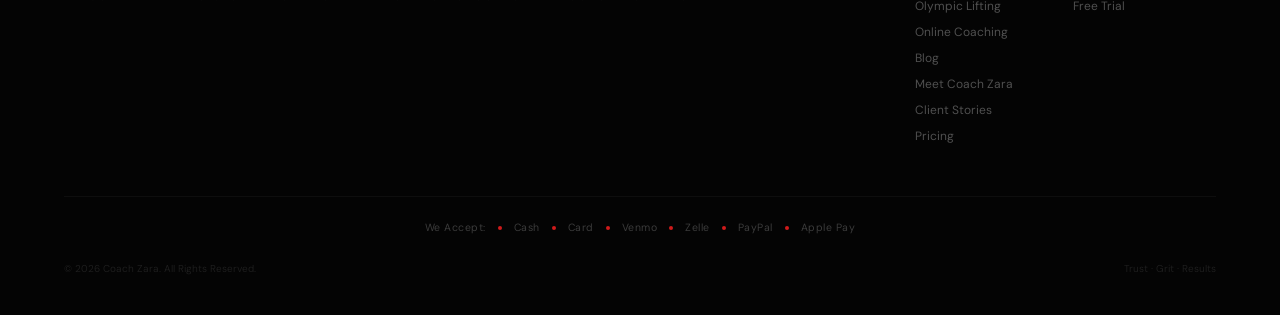
<file: client-stories.html>
<!DOCTYPE html>
<html lang="en">
<head>
<meta charset="UTF-8">
<meta name="viewport" content="width=device-width, initial-scale=1.0">
<title>Client Stories &amp; Reviews | Coach Zara, Personal Trainer in Chicago</title>
<meta name="description" content="Read what clients say about training with Coach Zara — personal training, Olympic weightlifting, and online coaching in Chicago and across the USA.">
<link rel="canonical" href="https://coachzara.com/client-stories">
<meta property="og:title" content="Client Stories | Coach Zara">
<meta property="og:description" content="Read what clients say about training with Coach Zara — personal training, Olympic weightlifting, and online coaching in Chicago and across the USA.">
<meta property="og:type" content="website">
<meta property="og:url" content="https://coachzara.com/client-stories">
<meta property="og:image" content="https://coachzara.com/coach-zara.jpg">
<meta name="twitter:card" content="summary_large_image">
<link rel="preconnect" href="https://fonts.googleapis.com">
<link href="https://fonts.googleapis.com/css2?family=Bebas+Neue&family=DM+Sans:ital,opsz,wght@0,9..40,200;0,9..40,300;0,9..40,400;0,9..40,500;0,9..40,700;1,9..40,300;1,9..40,400&display=swap" rel="stylesheet">
<link rel="stylesheet" href="style.css">
</head>
<body class="subpage">

<!-- NAV -->
<nav id="main-nav" class="solid">
  <a href="index.html" class="nav-logo"><span class="nav-dot"></span>COACH ZARA</a>
  <ul class="nav-links">
    <li><a href="personal-training-chicago.html">Personal Training</a></li>
    <li><a href="olympic-weightlifting-chicago.html">Olympic Lifting</a></li>
    <li><a href="online-coaching.html">Online Coaching</a></li>
    <li><a href="blog.html">Blog</a></li>
    <li><a href="index.html#pricing">Pricing</a></li>
    <li><a href="about.html">Meet Coach Zara</a></li>
    <li><a href="client-stories.html">Client Stories</a></li>
    <li><a href="index.html#contact">Contact</a></li>
  </ul>
  <a href="index.html#trial" class="nav-cta">Free Trial</a>
</nav>

<!-- HERO -->
<section class="page-hero">
  <div class="page-hero-eyebrow">Client Stories</div>
  <h1 class="page-hero-h1">WHAT CLIENTS <span class="red">SAY</span></h1>
  <p class="page-hero-sub">Real results from real people — in person in Chicago and online across the USA.</p>
</section>

<!-- TESTIMONIALS -->
<section style="background:#fff;padding:80px 64px 100px;">
  <div style="display:grid;grid-template-columns:repeat(3,1fr);gap:2px;background:rgba(0,0,0,.06);max-width:1240px;margin:0 auto;" class="testi-grid-wrap">

    <div style="background:#fff;padding:44px 36px;position:relative;">
      <div style="font-size:60px;font-family:'Playfair Display',serif;color:var(--red);line-height:.8;margin-bottom:16px;opacity:.3;">"</div>
      <p style="font-size:13px;color:#444;line-height:1.95;font-weight:300;font-style:italic;margin-bottom:24px;">Torture. Zara will bring you torture. The kind you love, pay for, and keep coming back for more of.</p>
      <div style="width:28px;height:2px;background:var(--red);margin-bottom:14px;"></div>
      <div style="font-size:10px;font-weight:700;letter-spacing:2px;text-transform:uppercase;color:#111;">Jessica</div>
    </div>

    <div style="background:#fff;padding:44px 36px;position:relative;grid-row:span 2;">
      <div style="font-size:60px;font-family:'Playfair Display',serif;color:var(--red);line-height:.8;margin-bottom:16px;opacity:.3;">"</div>
      <p style="font-size:13px;color:#444;line-height:1.95;font-weight:300;font-style:italic;margin-bottom:24px;">I've had the opportunity to work with several fitness trainers over the years, and while many were helpful, none have matched the professionalism, expertise, and personalized approach that Zara brings to her clients. From the very beginning, Zara takes the time to understand your background, current fitness level, and specific goals. She then develops a customized training plan tailored to your individual needs and continually refines it after each session based on your progress, feedback, and evolving objectives. What truly sets Zara apart is her level of preparation and attention to detail. She combines the qualities you would hope for in an exceptional trainer: the discipline and knowledge of an accomplished athlete, strong motivation and professionalism, and a warm, encouraging personality. Whether you're a beginner, a former athlete getting back into shape, or an experienced athlete — Zara is outstanding at what she does.</p>
      <div style="width:28px;height:2px;background:var(--red);margin-bottom:14px;"></div>
      <div style="font-size:10px;font-weight:700;letter-spacing:2px;text-transform:uppercase;color:#111;">David</div>
    </div>

    <div style="background:#fff;padding:44px 36px;position:relative;">
      <div style="font-size:60px;font-family:'Playfair Display',serif;color:var(--red);line-height:.8;margin-bottom:16px;opacity:.3;">"</div>
      <p style="font-size:13px;color:#444;line-height:1.95;font-weight:300;font-style:italic;margin-bottom:24px;">I can really see the difference since training with you. I feel stronger, my mobility has improved, and I'm getting leaner. It's not just how I look — it's how I feel every day.</p>
      <div style="width:28px;height:2px;background:var(--red);margin-bottom:14px;"></div>
      <div style="font-size:10px;font-weight:700;letter-spacing:2px;text-transform:uppercase;color:#111;">Chloe</div>
    </div>

    <div style="background:#fff;padding:44px 36px;position:relative;">
      <div style="font-size:60px;font-family:'Playfair Display',serif;color:var(--red);line-height:.8;margin-bottom:16px;opacity:.3;">"</div>
      <p style="font-size:13px;color:#444;line-height:1.95;font-weight:300;font-style:italic;margin-bottom:24px;">For the first time, I was able to lift my own luggage into the overhead bin on the plane without struggling or asking for help. That's a huge win for me — thank you!</p>
      <div style="width:28px;height:2px;background:var(--red);margin-bottom:14px;"></div>
      <div style="font-size:10px;font-weight:700;letter-spacing:2px;text-transform:uppercase;color:#111;">Cris</div>
    </div>

    <div style="background:#fff;padding:44px 36px;position:relative;">
      <div style="font-size:60px;font-family:'Playfair Display',serif;color:var(--red);line-height:.8;margin-bottom:16px;opacity:.3;">"</div>
      <p style="font-size:13px;color:#444;line-height:1.95;font-weight:300;font-style:italic;margin-bottom:24px;">Thank you for being so patient and understanding with us. You never made us feel bad about where we were starting from. That kindness made all the difference.</p>
      <div style="width:28px;height:2px;background:var(--red);margin-bottom:14px;"></div>
      <div style="font-size:10px;font-weight:700;letter-spacing:2px;text-transform:uppercase;color:#111;">Michael & Jennifer</div>
    </div>

    <div style="background:#fff;padding:44px 36px;position:relative;">
      <div style="font-size:60px;font-family:'Playfair Display',serif;color:var(--red);line-height:.8;margin-bottom:16px;opacity:.3;">"</div>
      <p style="font-size:13px;color:#444;line-height:1.95;font-weight:300;font-style:italic;margin-bottom:24px;">After taking just a few Olympic weightlifting sessions with you, I understand the movements so much better. I can now lift confidently without fear. I've also gotten to know my body more, and it feels so much better to lift during CrossFit classes.</p>
      <div style="width:28px;height:2px;background:var(--red);margin-bottom:14px;"></div>
      <div style="font-size:10px;font-weight:700;letter-spacing:2px;text-transform:uppercase;color:#111;">Andrea</div>
    </div>

    <div style="background:#fff;padding:44px 36px;position:relative;">
      <div style="font-size:60px;font-family:'Playfair Display',serif;color:var(--red);line-height:.8;margin-bottom:16px;opacity:.3;">"</div>
      <p style="font-size:13px;color:#444;line-height:1.95;font-weight:300;font-style:italic;margin-bottom:24px;">The best trainer ever. I saw a lot of difference in short amount of time.</p>
      <div style="font-size:9px;letter-spacing:2px;color:var(--red);margin-bottom:10px;">★★★★★ GOOGLE REVIEW</div>
      <div style="font-size:10px;font-weight:700;letter-spacing:2px;text-transform:uppercase;color:#111;">Theexplorer</div>
    </div>

    <div style="background:#fff;padding:44px 36px;position:relative;grid-row:span 2;">
      <div style="font-size:60px;font-family:'Playfair Display',serif;color:var(--red);line-height:.8;margin-bottom:16px;opacity:.3;">"</div>
      <p style="font-size:13px;color:#444;line-height:1.95;font-weight:300;font-style:italic;margin-bottom:24px;">Zara is the best of the best and everything you would want in a personal trainer. She pushes you while cheering you on, challenges you while always remaining supportive. She is extremely knowledgeable and designs thoughtful circuits that work all of the major muscle groups. My husband and I train with Zara together and we've both made significant strides in our strength, mobility and stamina over the 6 months that we've been seeing her. And the icing on the cake is that Zara is an absolutely lovely person - smart, funny and a joy to be around. I could not recommend her more highly.</p>
      <div style="font-size:9px;letter-spacing:2px;color:var(--red);margin-bottom:10px;">★★★★★ GOOGLE REVIEW</div>
      <div style="font-size:10px;font-weight:700;letter-spacing:2px;text-transform:uppercase;color:#111;">Nancy London</div>
    </div>

    <div style="background:#fff;padding:44px 36px;position:relative;">
      <div style="font-size:60px;font-family:'Playfair Display',serif;color:var(--red);line-height:.8;margin-bottom:16px;opacity:.3;">"</div>
      <p style="font-size:13px;color:#444;line-height:1.95;font-weight:300;font-style:italic;margin-bottom:24px;">Zara is exceptionally good at what she does. She's experienced, committed, knowledgeable, and so generous in what she brings to each session. I looked forward to every single time I got to work with her.</p>
      <div style="font-size:9px;letter-spacing:2px;color:var(--red);margin-bottom:10px;">★★★★★ GOOGLE REVIEW</div>
      <div style="font-size:10px;font-weight:700;letter-spacing:2px;text-transform:uppercase;color:#111;">Kimo Frederiksen</div>
    </div>

    <div style="background:#fff;padding:44px 36px;position:relative;">
      <div style="font-size:60px;font-family:'Playfair Display',serif;color:var(--red);line-height:.8;margin-bottom:16px;opacity:.3;">"</div>
      <p style="font-size:13px;color:#444;line-height:1.95;font-weight:300;font-style:italic;margin-bottom:24px;">I've had a great experience working with Zara. She is knowledgeable, motivating, and genuinely invested in helping me reach my goals. Every session is challenging without being overwhelming, and tailored to my fitness level and needs. I've noticed real progress in my strength, confidence, and overall fitness. I highly recommend Zara to anyone looking for a trainer who is supportive, professional, and committed. Just be ready to get your butt kicked, in the healthiest way!</p>
      <div style="font-size:9px;letter-spacing:2px;color:var(--red);margin-bottom:10px;">★★★★★ GOOGLE REVIEW</div>
      <div style="font-size:10px;font-weight:700;letter-spacing:2px;text-transform:uppercase;color:#111;">Jessica McDwyer</div>
    </div>

    <div style="background:#fff;padding:44px 36px;position:relative;">
      <div style="font-size:60px;font-family:'Playfair Display',serif;color:var(--red);line-height:.8;margin-bottom:16px;opacity:.3;">"</div>
      <p style="font-size:13px;color:#444;line-height:1.95;font-weight:300;font-style:italic;margin-bottom:24px;">Absolutely stellar coach. I've known and worked with Coach Zara for years and I know that she can help you find a way to meet your fitness goals with patience, knowledge, skill, and grace.</p>
      <div style="font-size:9px;letter-spacing:2px;color:var(--red);margin-bottom:10px;">★★★★★ GOOGLE REVIEW</div>
      <div style="font-size:10px;font-weight:700;letter-spacing:2px;text-transform:uppercase;color:#111;">Adeh DeSandies</div>
    </div>

    <div style="background:#fff;padding:44px 36px;position:relative;grid-row:span 2;">
      <div style="font-size:60px;font-family:'Playfair Display',serif;color:var(--red);line-height:.8;margin-bottom:16px;opacity:.3;">"</div>
      <p style="font-size:13px;color:#444;line-height:1.95;font-weight:300;font-style:italic;margin-bottom:24px;">In my opinion, Zara is a personal fitness trainer every woman could benefit from. She uses a more holistic approach, building both her clients' physical strength and sense of self. Zara does an excellent job explaining form in a simple and precise manner with direct but gentle corrections along the way. Not only are her technical coaching skills adept but equally important and competent are her "soft skills." Zara's genuine nature of warmth, generosity, and drive are contagious. Her confidence in my growth and abilities helped instill self-confidence and appreciation for my growth as a person. If you are looking for a qualified and compassionate trainer who will physically challenge you in a caring and playful way, Zara is the trainer for you!</p>
      <div style="font-size:9px;letter-spacing:2px;color:var(--red);margin-bottom:10px;">★★★★★ GOOGLE REVIEW</div>
      <div style="font-size:10px;font-weight:700;letter-spacing:2px;text-transform:uppercase;color:#111;">Siobhan Gavagan</div>
    </div>

    <div style="background:#fff;padding:44px 36px;position:relative;">
      <div style="font-size:60px;font-family:'Playfair Display',serif;color:var(--red);line-height:.8;margin-bottom:16px;opacity:.3;">"</div>
      <p style="font-size:13px;color:#444;line-height:1.95;font-weight:300;font-style:italic;margin-bottom:24px;">Zara is a wonderful trainer. She's thoughtful and always comes prepared with a plan for our workouts, while staying open to feedback and adjusting to what I need. She encourages me to make progress without ever being pushy or aggressive, and she makes every session enjoyable. It's clear she genuinely cares about her clients' progress and well-being. I would recommend her to anyone!</p>
      <div style="font-size:9px;letter-spacing:2px;color:var(--red);margin-bottom:10px;">★★★★★ GOOGLE REVIEW</div>
      <div style="font-size:10px;font-weight:700;letter-spacing:2px;text-transform:uppercase;color:#111;">Lan Yi</div>
    </div>

  </div>

  <div class="hero-btns" style="justify-content:center;margin-top:56px;flex-wrap:wrap;gap:16px;">
    <a href="index.html#trial" class="btn-red">Start Your Free Trial</a>
    <a href="https://g.page/r/CVS0JekgAthcEBM/review" class="btn-red" target="_blank" rel="noopener" style="background:transparent;color:var(--red);border:1.5px solid var(--red);">Trained With Me? Leave a Google Review</a>
  </div>
</section>

<!-- RELATED -->
<section class="related-links">
  <div class="related-links-inner">
    <h3>Explore Coaching Options</h3>
    <div class="related-grid">
      <a href="personal-training-chicago.html" class="related-card">Personal Training →</a>
      <a href="olympic-weightlifting-chicago.html" class="related-card">Olympic Weightlifting →</a>
      <a href="online-coaching.html" class="related-card">Online Coaching →</a>
    </div>
  </div>
</section>

<!-- FOOTER -->
<footer>
  <div class="ft">
    <div class="ft-top">
      <div><div class="ft-logo">COACH <span>ZARA</span></div><div class="ft-sub">Personal Training & Olympic Weightlifting in Chicago · Online Coaching Nationwide</div></div>
      <div class="ft-links">
        <div class="ftc"><h5>Navigate</h5><ul><li><a href="personal-training-chicago.html">Personal Training</a></li><li><a href="olympic-weightlifting-chicago.html">Olympic Lifting</a></li><li><a href="online-coaching.html">Online Coaching</a></li>
    <li><a href="blog.html">Blog</a></li><li><a href="about.html">Meet Coach Zara</a></li><li><a href="client-stories.html">Client Stories</a></li><li><a href="index.html#pricing">Pricing</a></li></ul></div>
        <div class="ftc"><h5>Contact</h5><ul><li><a href="mailto:coach.zara@outlook.com">coach.zara@outlook.com</a></li><li><a href="index.html#trial">Free Trial</a></li></ul></div>
      </div>
    </div>
    <div class="ft-payment"><span>We Accept:</span><div class="pdot"></div><span>Cash</span><div class="pdot"></div><span>Card</span><div class="pdot"></div><span>Venmo</span><div class="pdot"></div><span>Zelle</span><div class="pdot"></div><span>PayPal</span><div class="pdot"></div><span>Apple Pay</span></div>
    <div class="ft-bot"><p>© 2026 Coach Zara. All Rights Reserved.</p><p>Trust · Grit · Results</p></div>
  </div>
</footer>

<script>
window.addEventListener('scroll',()=>document.getElementById('main-nav').classList.toggle('solid',scrollY>10),{passive:true});
</script>
</body>
</html>
</file>
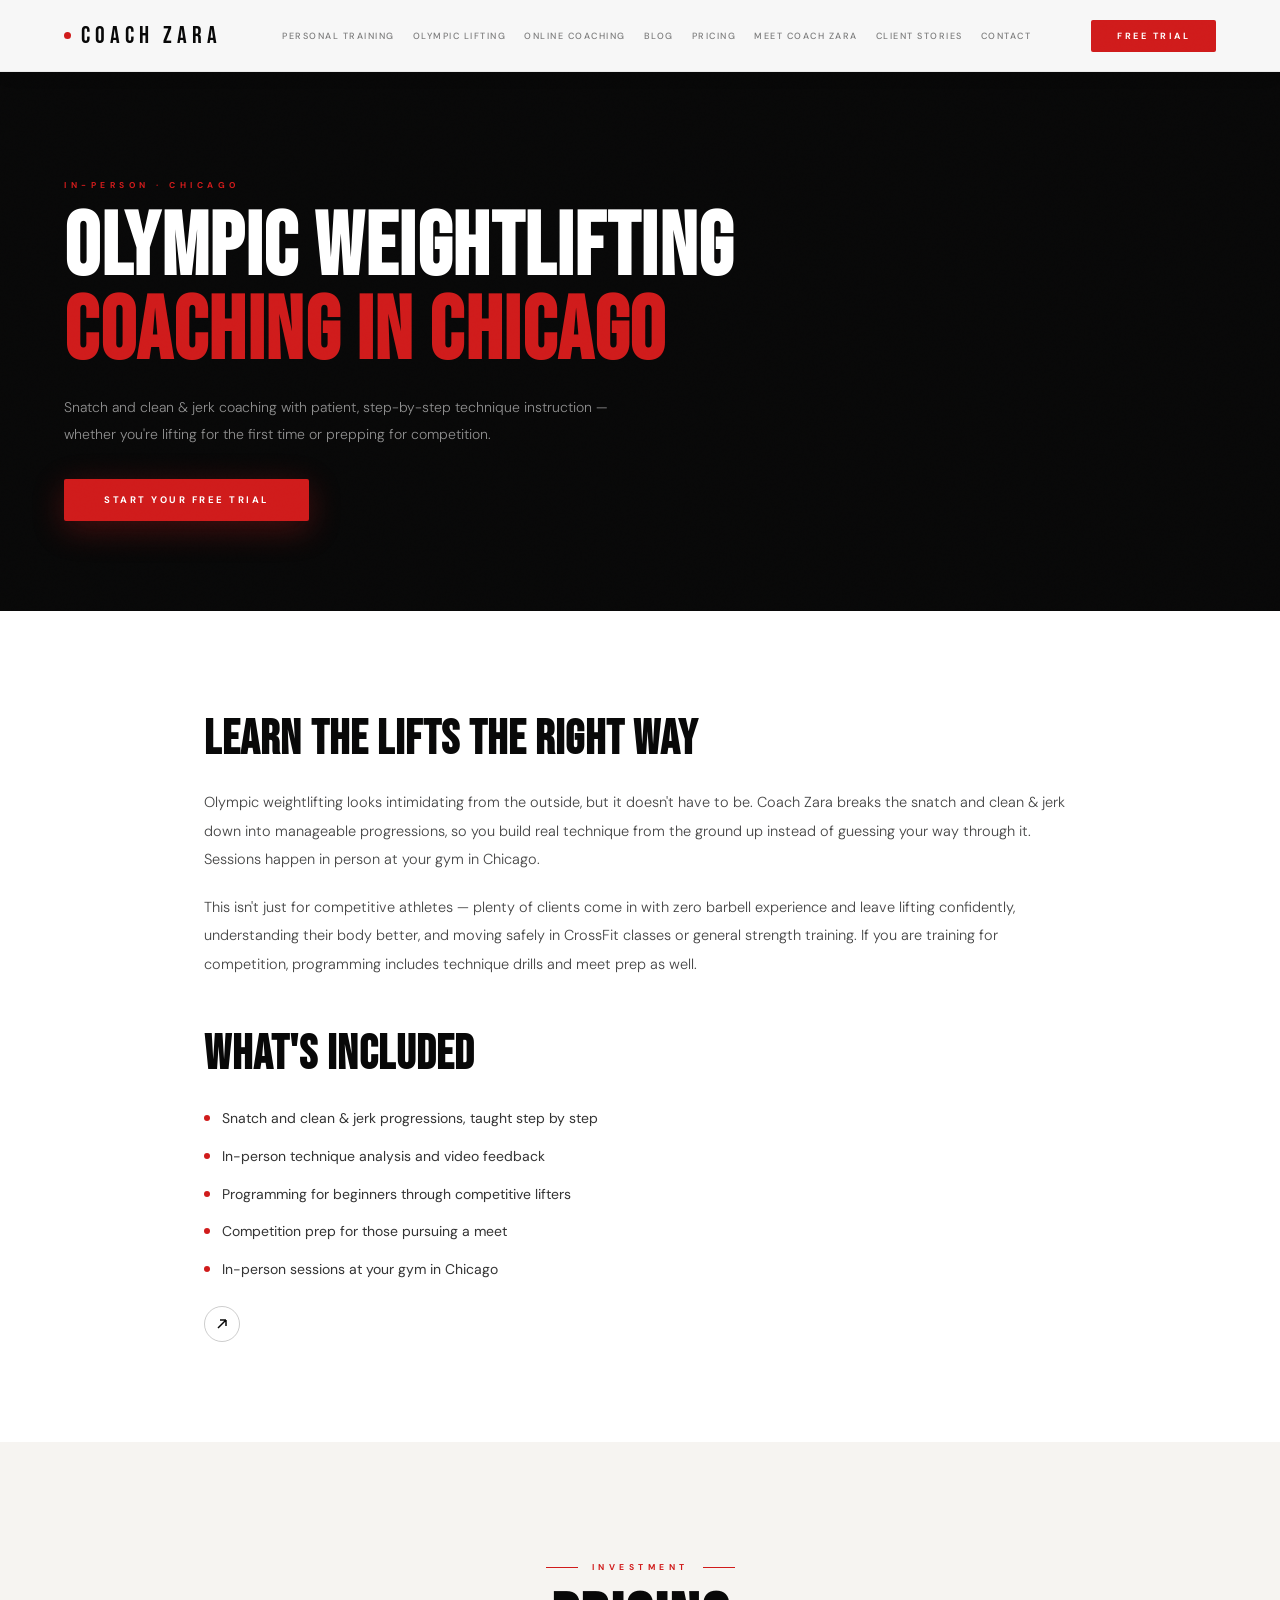
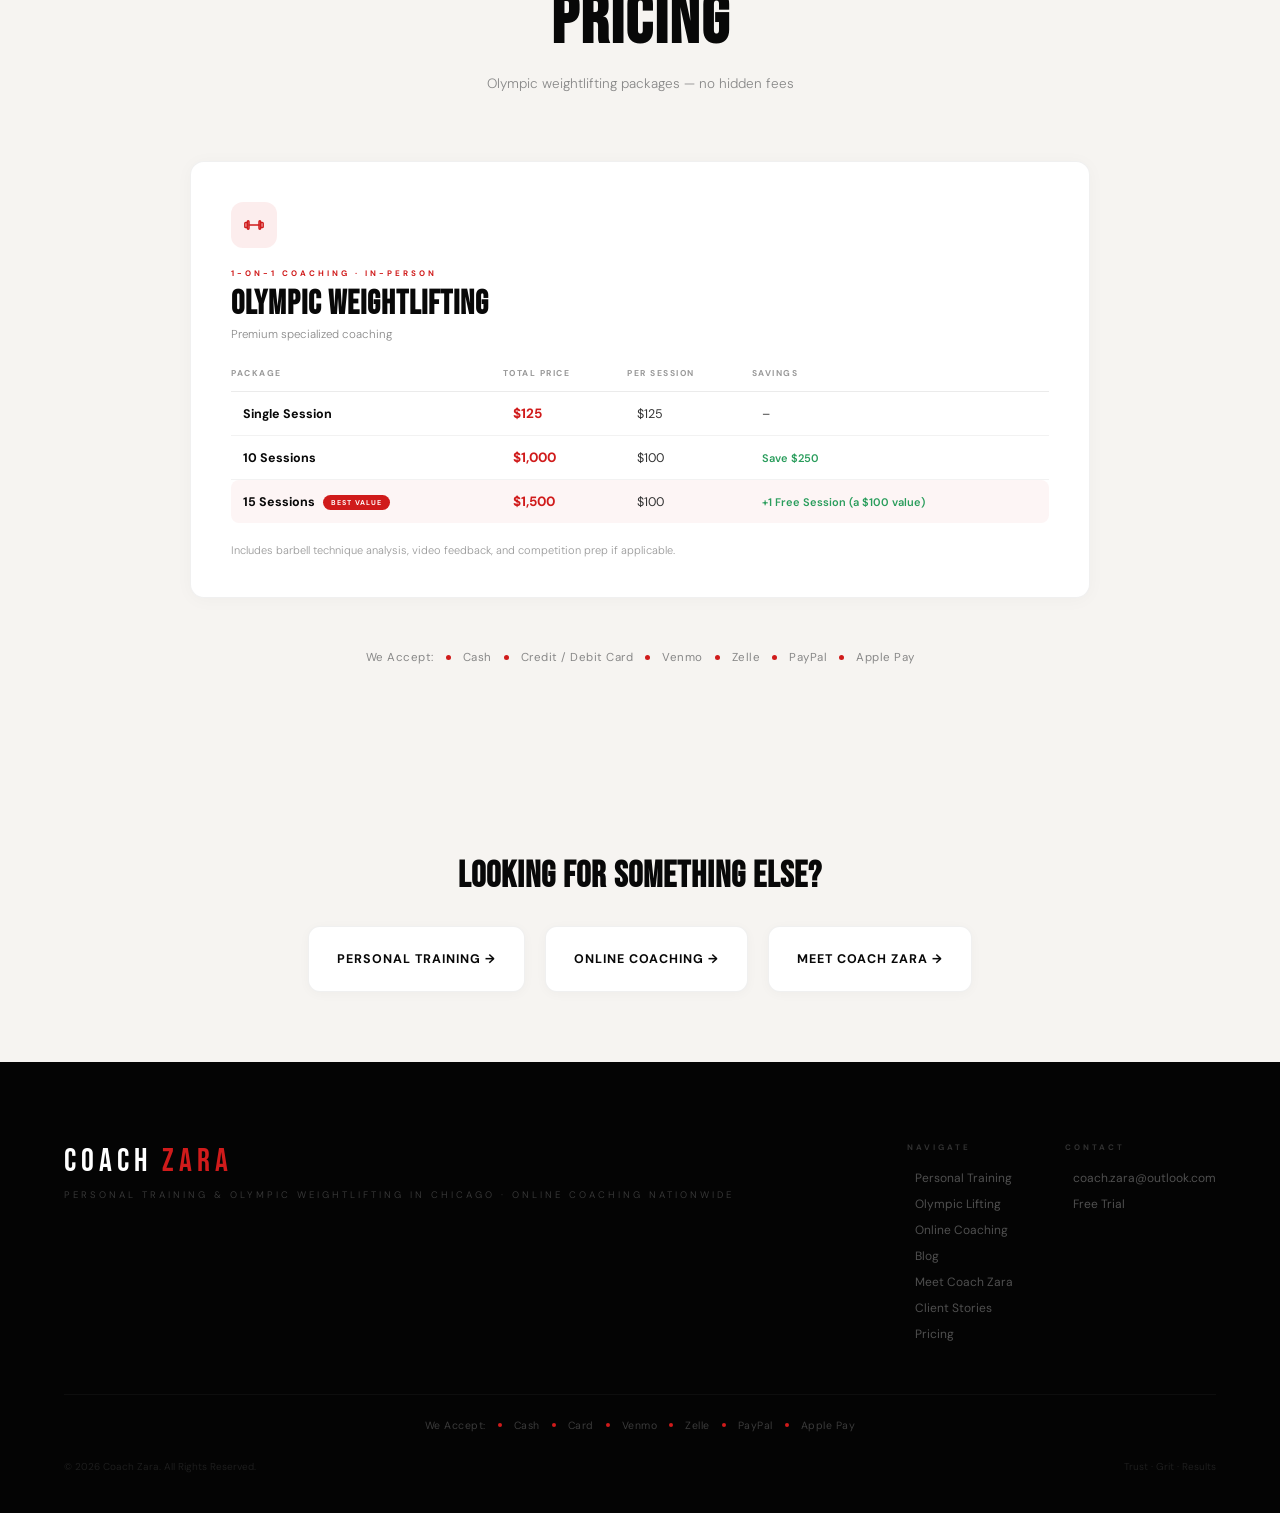
<file: olympic-weightlifting-chicago.html>
<!DOCTYPE html>
<html lang="en">
<head>
<meta charset="UTF-8">
<meta name="viewport" content="width=device-width, initial-scale=1.0">
<title>Olympic Weightlifting Coach in Chicago | Coach Zara</title>
<meta name="description" content="Olympic weightlifting coaching in Chicago — snatch and clean & jerk technique, patient step-by-step instruction for beginners, and competition prep. Free trial session.">
<link rel="canonical" href="https://coachzara.com/olympic-weightlifting-chicago">
<meta property="og:title" content="Olympic Weightlifting Coach in Chicago | Coach Zara">
<meta property="og:description" content="Snatch and clean & jerk coaching in Chicago for beginners through competitive lifters.">
<meta property="og:type" content="website">
<meta property="og:url" content="https://coachzara.com/olympic-weightlifting-chicago">
<meta property="og:image" content="https://coachzara.com/coach-zara.jpg">
<meta name="twitter:card" content="summary_large_image">
<script type="application/ld+json">
{
  "@context": "https://schema.org",
  "@type": "Service",
  "serviceType": "Olympic Weightlifting Coaching",
  "provider": { "@type": "ExerciseGym", "name": "Coach Zara", "url": "https://coachzara.com/" },
  "areaServed": { "@type": "City", "name": "Chicago", "addressRegion": "IL" },
  "description": "In-person Olympic weightlifting coaching in Chicago covering snatch and clean & jerk technique, for beginners through competitive lifters."
}
</script>
<link rel="preconnect" href="https://fonts.googleapis.com">
<link href="https://fonts.googleapis.com/css2?family=Bebas+Neue&family=DM+Sans:ital,opsz,wght@0,9..40,200;0,9..40,300;0,9..40,400;0,9..40,500;0,9..40,700;1,9..40,300;1,9..40,400&display=swap" rel="stylesheet">
<link rel="stylesheet" href="style.css">
</head>
<body class="subpage">

<!-- NAV -->
<nav id="main-nav" class="solid">
  <a href="index.html" class="nav-logo"><span class="nav-dot"></span>COACH ZARA</a>
  <ul class="nav-links">
    <li><a href="personal-training-chicago.html">Personal Training</a></li>
    <li><a href="olympic-weightlifting-chicago.html">Olympic Lifting</a></li>
    <li><a href="online-coaching.html">Online Coaching</a></li>
    <li><a href="blog.html">Blog</a></li>
    <li><a href="index.html#pricing">Pricing</a></li>
    <li><a href="about.html">Meet Coach Zara</a></li>
    <li><a href="client-stories.html">Client Stories</a></li>
    <li><a href="index.html#contact">Contact</a></li>
  </ul>
  <a href="index.html#trial" class="nav-cta">Free Trial</a>
</nav>

<!-- HERO -->
<section class="page-hero">
  <div class="page-hero-eyebrow">In-Person · Chicago</div>
  <h1 class="page-hero-h1">OLYMPIC WEIGHTLIFTING <span class="red">COACHING IN CHICAGO</span></h1>
  <p class="page-hero-sub">Snatch and clean & jerk coaching with patient, step-by-step technique instruction — whether you're lifting for the first time or prepping for competition.</p>
  <div class="hero-btns" style="margin-top:32px;">
    <a href="index.html#trial" class="btn-red">Start Your Free Trial</a>
  </div>
</section>

<!-- CONTENT -->
<section class="content-section">
  <h2 class="content-h2">Learn the lifts the right way</h2>
  <p class="content-p">Olympic weightlifting looks intimidating from the outside, but it doesn't have to be. Coach Zara breaks the snatch and clean & jerk down into manageable progressions, so you build real technique from the ground up instead of guessing your way through it. Sessions happen in person at your gym in Chicago.</p>
  <p class="content-p">This isn't just for competitive athletes — plenty of clients come in with zero barbell experience and leave lifting confidently, understanding their body better, and moving safely in CrossFit classes or general strength training. If you are training for competition, programming includes technique drills and meet prep as well.</p>

  <h2 class="content-h2" style="margin-top:48px;">What's included</h2>
  <ul class="content-list">
    <li>Snatch and clean & jerk progressions, taught step by step</li>
    <li>In-person technique analysis and video feedback</li>
    <li>Programming for beginners through competitive lifters</li>
    <li>Competition prep for those pursuing a meet</li>
    <li>In-person sessions at your gym in Chicago</li>
  </ul>

  <div class="hero-btns" style="margin-top:8px;">
    <a href="#pricing" class="btn-ghost">
      <div class="bgarr" style="border-color:rgba(0,0,0,.2);"><svg width="12" height="12" viewBox="0 0 12 12" fill="none" stroke="#080808" stroke-width="1.5"><path d="M2 10L10 2M10 2H4M10 2V8"/></svg></div>
      View Pricing & Packages
    </a>
  </div>
</section>

<!-- PRICING -->
<section class="pricing" id="pricing">
  <div class="seyebrow"><div class="ey-line"></div><span class="ey-txt">Investment</span><div class="ey-line"></div></div>
  <h2 class="sh2 dark">PRICING</h2>
  <p class="ssub dark">Olympic weightlifting packages — no hidden fees</p>

  <div class="price-grid">

    <!-- Olympic Weightlifting -->
    <div class="price-card">
      <div class="price-icon"><svg width="20" height="20" viewBox="0 0 24 24" fill="none" stroke-width="1.8" stroke-linecap="round" stroke-linejoin="round"><line x1="6" y1="12" x2="18" y2="12"/><rect x="1" y="9" width="3" height="6" rx="1"/><rect x="4" y="7" width="2" height="10" rx="1"/><rect x="18" y="7" width="2" height="10" rx="1"/><rect x="20" y="9" width="3" height="6" rx="1"/></svg></div>
      <div class="price-tag">1-on-1 Coaching · In-Person</div>
      <h3 class="price-h">OLYMPIC WEIGHTLIFTING</h3>
      <p class="price-note">Premium specialized coaching</p>
      <table class="price-table">
        <tr><th>Package</th><th>Total Price</th><th>Per Session</th><th>Savings</th></tr>
        <tr><td class="pt-pkg">Single Session</td><td class="pt-price">$125</td><td>$125</td><td>–</td></tr>
        <tr><td class="pt-pkg">10 Sessions</td><td class="pt-price">$1,000</td><td>$100</td><td class="pt-save">Save $250</td></tr>
        <tr class="pt-best"><td class="pt-pkg">15 Sessions<span class="pt-badge">Best Value</span></td><td class="pt-price">$1,500</td><td>$100</td><td class="pt-save">+1 Free Session (a $100 value)</td></tr>
      </table>
      <p class="price-fine">Includes barbell technique analysis, video feedback, and competition prep if applicable.</p>
    </div>

  </div>

  <div class="price-payment">
    <span>We Accept:</span><div class="pdot"></div><span>Cash</span><div class="pdot"></div><span>Credit / Debit Card</span><div class="pdot"></div><span>Venmo</span><div class="pdot"></div><span>Zelle</span><div class="pdot"></div><span>PayPal</span><div class="pdot"></div><span>Apple Pay</span>
  </div>
</section>

<!-- RELATED -->
<section class="related-links">
  <div class="related-links-inner">
    <h3>Looking for something else?</h3>
    <div class="related-grid">
      <a href="personal-training-chicago.html" class="related-card">Personal Training →</a>
      <a href="online-coaching.html" class="related-card">Online Coaching →</a>
      <a href="about.html" class="related-card">Meet Coach Zara →</a>
    </div>
  </div>
</section>

<!-- FOOTER -->
<footer>
  <div class="ft">
    <div class="ft-top">
      <div><div class="ft-logo">COACH <span>ZARA</span></div><div class="ft-sub">Personal Training & Olympic Weightlifting in Chicago · Online Coaching Nationwide</div></div>
      <div class="ft-links">
        <div class="ftc"><h5>Navigate</h5><ul><li><a href="personal-training-chicago.html">Personal Training</a></li><li><a href="olympic-weightlifting-chicago.html">Olympic Lifting</a></li><li><a href="online-coaching.html">Online Coaching</a></li>
    <li><a href="blog.html">Blog</a></li><li><a href="about.html">Meet Coach Zara</a></li><li><a href="client-stories.html">Client Stories</a></li><li><a href="index.html#pricing">Pricing</a></li></ul></div>
        <div class="ftc"><h5>Contact</h5><ul><li><a href="mailto:coach.zara@outlook.com">coach.zara@outlook.com</a></li><li><a href="index.html#trial">Free Trial</a></li></ul></div>
      </div>
    </div>
    <div class="ft-payment"><span>We Accept:</span><div class="pdot"></div><span>Cash</span><div class="pdot"></div><span>Card</span><div class="pdot"></div><span>Venmo</span><div class="pdot"></div><span>Zelle</span><div class="pdot"></div><span>PayPal</span><div class="pdot"></div><span>Apple Pay</span></div>
    <div class="ft-bot"><p>© 2026 Coach Zara. All Rights Reserved.</p><p>Trust · Grit · Results</p></div>
  </div>
</footer>

<script>
window.addEventListener('scroll',()=>document.getElementById('main-nav').classList.toggle('solid',scrollY>10),{passive:true});
</script>
</body>
</html>
</file>
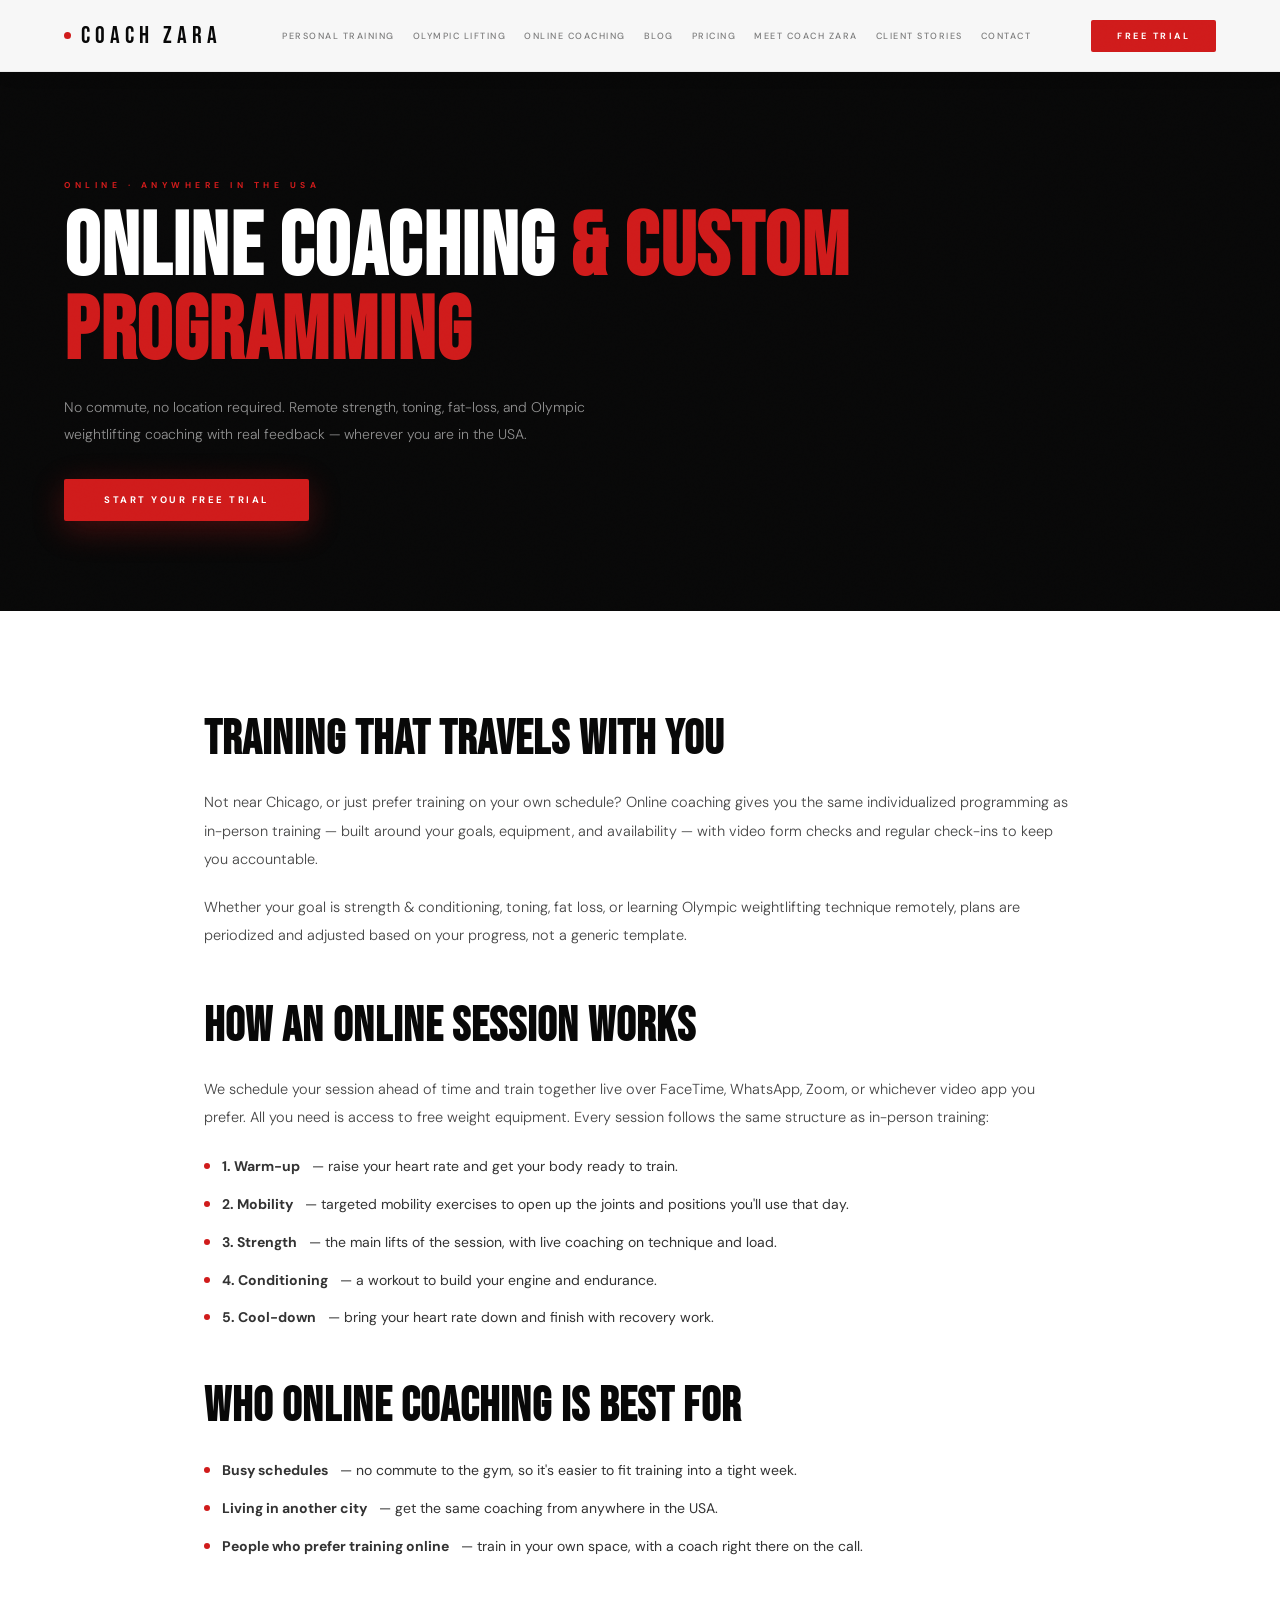
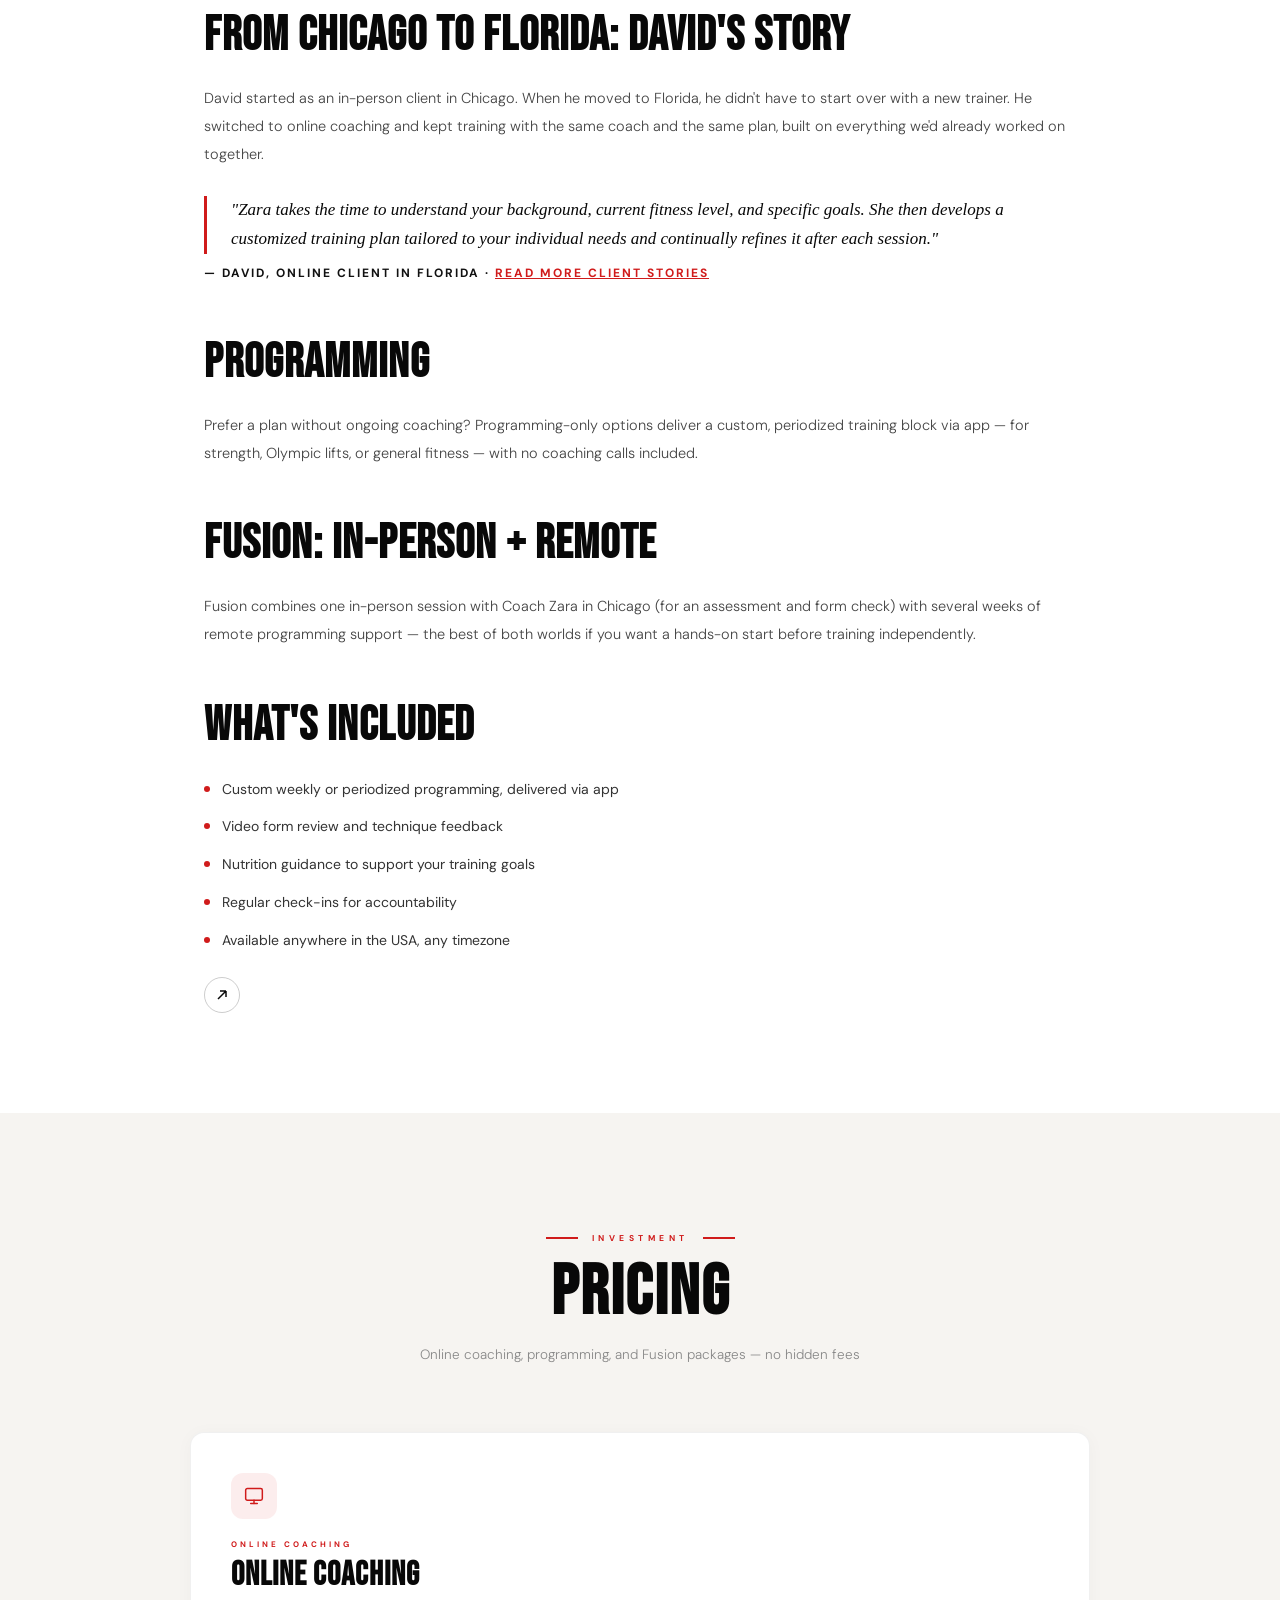
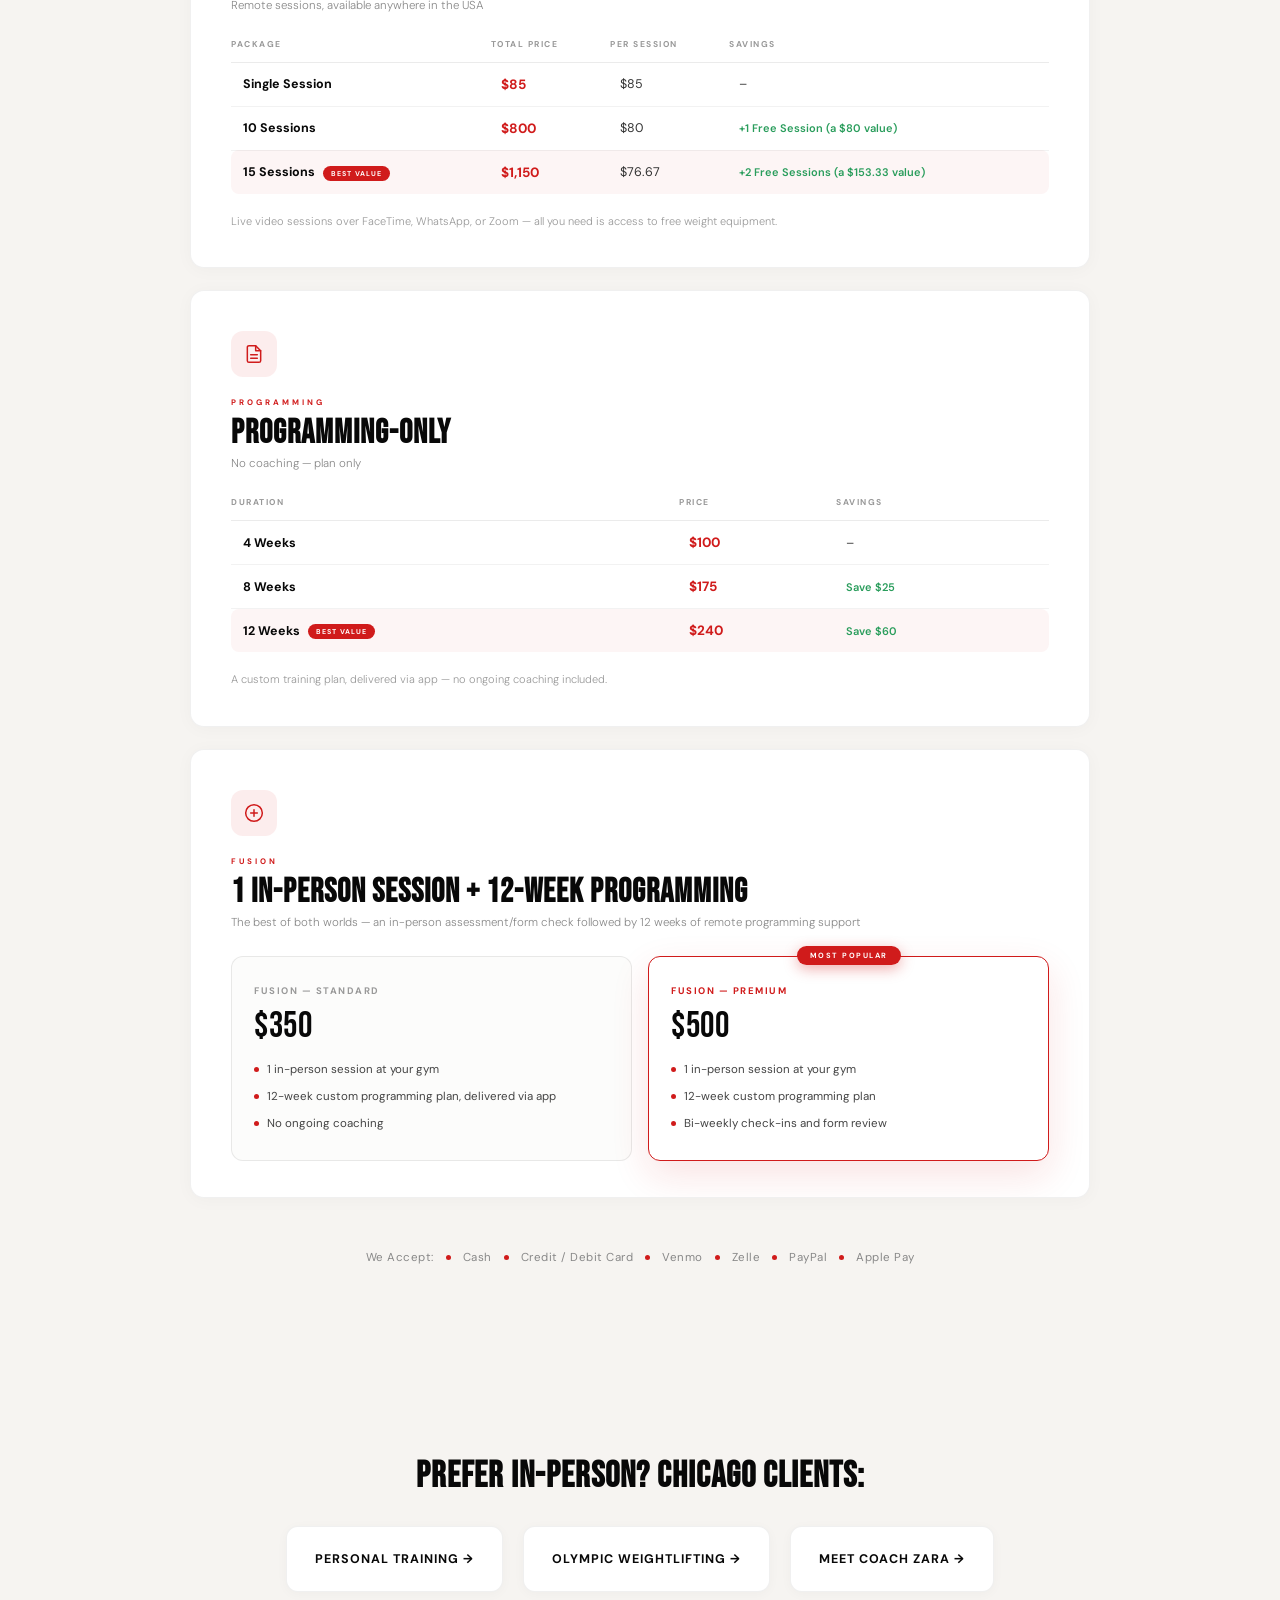
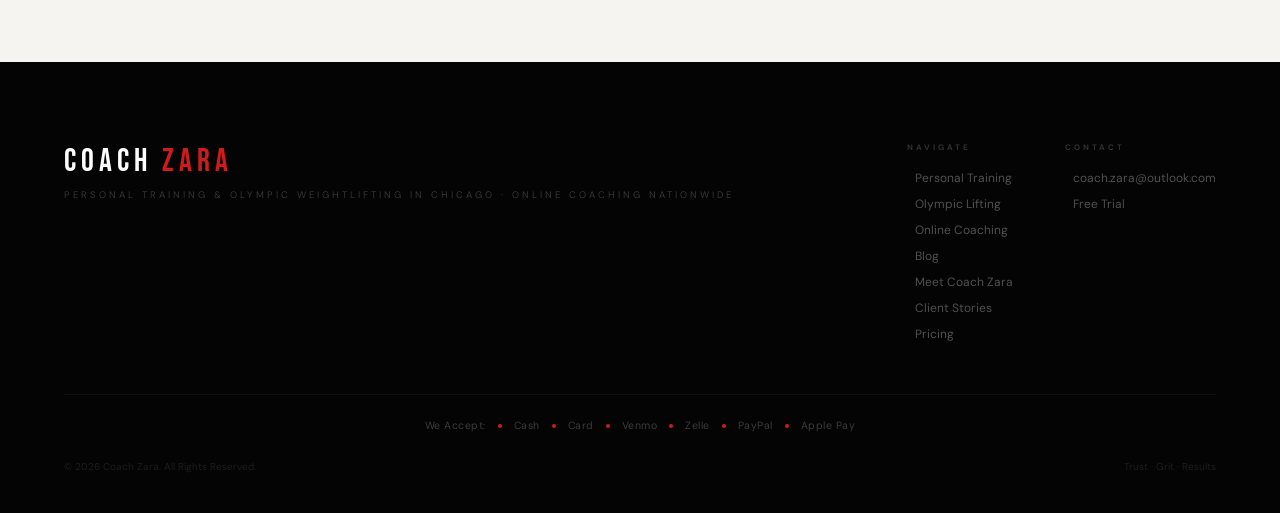
<file: online-coaching.html>
<!DOCTYPE html>
<html lang="en">
<head>
<meta charset="UTF-8">
<meta name="viewport" content="width=device-width, initial-scale=1.0">
<title>Online Personal Training & Weightlifting Coaching | Coach Zara</title>
<meta name="description" content="Online personal training and Olympic weightlifting coaching available anywhere in the USA. Custom programming, video form review, and nutrition guidance. Free trial session.">
<link rel="canonical" href="https://coachzara.com/online-coaching">
<meta property="og:title" content="Online Coaching Nationwide | Coach Zara">
<meta property="og:description" content="Remote personal training, weightlifting coaching, and custom programming — available anywhere in the USA.">
<meta property="og:type" content="website">
<meta property="og:url" content="https://coachzara.com/online-coaching">
<meta property="og:image" content="https://coachzara.com/coach-zara.jpg">
<meta name="twitter:card" content="summary_large_image">
<script type="application/ld+json">
{
  "@context": "https://schema.org",
  "@type": "Service",
  "serviceType": "Online Personal Training",
  "provider": { "@type": "ExerciseGym", "name": "Coach Zara", "url": "https://coachzara.com/" },
  "areaServed": { "@type": "Country", "name": "United States" },
  "description": "Remote online coaching, custom programming, and nutrition guidance for strength, toning, fat loss, and Olympic weightlifting, available anywhere in the USA."
}
</script>
<link rel="preconnect" href="https://fonts.googleapis.com">
<link href="https://fonts.googleapis.com/css2?family=Bebas+Neue&family=DM+Sans:ital,opsz,wght@0,9..40,200;0,9..40,300;0,9..40,400;0,9..40,500;0,9..40,700;1,9..40,300;1,9..40,400&display=swap" rel="stylesheet">
<link rel="stylesheet" href="style.css">
</head>
<body class="subpage">

<!-- NAV -->
<nav id="main-nav" class="solid">
  <a href="index.html" class="nav-logo"><span class="nav-dot"></span>COACH ZARA</a>
  <ul class="nav-links">
    <li><a href="personal-training-chicago.html">Personal Training</a></li>
    <li><a href="olympic-weightlifting-chicago.html">Olympic Lifting</a></li>
    <li><a href="online-coaching.html">Online Coaching</a></li>
    <li><a href="blog.html">Blog</a></li>
    <li><a href="index.html#pricing">Pricing</a></li>
    <li><a href="about.html">Meet Coach Zara</a></li>
    <li><a href="client-stories.html">Client Stories</a></li>
    <li><a href="index.html#contact">Contact</a></li>
  </ul>
  <a href="index.html#trial" class="nav-cta">Free Trial</a>
</nav>

<!-- HERO -->
<section class="page-hero">
  <div class="page-hero-eyebrow">Online · Anywhere in the USA</div>
  <h1 class="page-hero-h1">ONLINE COACHING <span class="red">& CUSTOM PROGRAMMING</span></h1>
  <p class="page-hero-sub">No commute, no location required. Remote strength, toning, fat-loss, and Olympic weightlifting coaching with real feedback — wherever you are in the USA.</p>
  <div class="hero-btns" style="margin-top:32px;">
    <a href="index.html#trial" class="btn-red">Start Your Free Trial</a>
  </div>
</section>

<!-- CONTENT -->
<section class="content-section">
  <h2 class="content-h2">Training that travels with you</h2>
  <p class="content-p">Not near Chicago, or just prefer training on your own schedule? Online coaching gives you the same individualized programming as in-person training — built around your goals, equipment, and availability — with video form checks and regular check-ins to keep you accountable.</p>
  <p class="content-p">Whether your goal is strength & conditioning, toning, fat loss, or learning Olympic weightlifting technique remotely, plans are periodized and adjusted based on your progress, not a generic template.</p>

  <h2 class="content-h2" style="margin-top:48px;">How an online session works</h2>
  <p class="content-p">We schedule your session ahead of time and train together live over FaceTime, WhatsApp, Zoom, or whichever video app you prefer. All you need is access to free weight equipment. Every session follows the same structure as in-person training:</p>
  <ul class="content-list">
    <li><strong>1. Warm-up</strong> — raise your heart rate and get your body ready to train.</li>
    <li><strong>2. Mobility</strong> — targeted mobility exercises to open up the joints and positions you'll use that day.</li>
    <li><strong>3. Strength</strong> — the main lifts of the session, with live coaching on technique and load.</li>
    <li><strong>4. Conditioning</strong> — a workout to build your engine and endurance.</li>
    <li><strong>5. Cool-down</strong> — bring your heart rate down and finish with recovery work.</li>
  </ul>

  <h2 class="content-h2" style="margin-top:48px;">Who online coaching is best for</h2>
  <ul class="content-list">
    <li><strong>Busy schedules</strong> — no commute to the gym, so it's easier to fit training into a tight week.</li>
    <li><strong>Living in another city</strong> — get the same coaching from anywhere in the USA.</li>
    <li><strong>People who prefer training online</strong> — train in your own space, with a coach right there on the call.</li>
  </ul>

  <h2 class="content-h2" style="margin-top:48px;">From Chicago to Florida: David's story</h2>
  <p class="content-p">David started as an in-person client in Chicago. When he moved to Florida, he didn't have to start over with a new trainer. He switched to online coaching and kept training with the same coach and the same plan, built on everything we'd already worked on together.</p>
  <div class="about-quote" style="margin:28px 0 8px;">
    <p>"Zara takes the time to understand your background, current fitness level, and specific goals. She then develops a customized training plan tailored to your individual needs and continually refines it after each session."</p>
  </div>
  <p class="content-p" style="font-size:12px;letter-spacing:2px;text-transform:uppercase;font-weight:700;color:#111;">— David, online client in Florida · <a href="client-stories.html" style="color:var(--red);">Read more client stories</a></p>

  <h2 class="content-h2" id="programming" style="margin-top:48px;">Programming</h2>
  <p class="content-p">Prefer a plan without ongoing coaching? Programming-only options deliver a custom, periodized training block via app — for strength, Olympic lifts, or general fitness — with no coaching calls included.</p>

  <h2 class="content-h2" id="fusion" style="margin-top:48px;">Fusion: In-Person + Remote</h2>
  <p class="content-p">Fusion combines one in-person session with Coach Zara in Chicago (for an assessment and form check) with several weeks of remote programming support — the best of both worlds if you want a hands-on start before training independently.</p>

  <h2 class="content-h2" style="margin-top:48px;">What's included</h2>
  <ul class="content-list">
    <li>Custom weekly or periodized programming, delivered via app</li>
    <li>Video form review and technique feedback</li>
    <li>Nutrition guidance to support your training goals</li>
    <li>Regular check-ins for accountability</li>
    <li>Available anywhere in the USA, any timezone</li>
  </ul>

  <div class="hero-btns" style="margin-top:8px;">
    <a href="#pricing" class="btn-ghost">
      <div class="bgarr" style="border-color:rgba(0,0,0,.2);"><svg width="12" height="12" viewBox="0 0 12 12" fill="none" stroke="#080808" stroke-width="1.5"><path d="M2 10L10 2M10 2H4M10 2V8"/></svg></div>
      View Pricing & Packages
    </a>
  </div>
</section>

<!-- PRICING -->
<section class="pricing" id="pricing">
  <div class="seyebrow"><div class="ey-line"></div><span class="ey-txt">Investment</span><div class="ey-line"></div></div>
  <h2 class="sh2 dark">PRICING</h2>
  <p class="ssub dark">Online coaching, programming, and Fusion packages — no hidden fees</p>

  <div class="price-grid">

    <!-- Online Coaching -->
    <div class="price-card">
      <div class="price-icon"><svg width="20" height="20" viewBox="0 0 24 24" fill="none" stroke-width="1.8" stroke-linecap="round" stroke-linejoin="round"><rect x="2" y="3" width="20" height="14" rx="2"/><line x1="8" y1="21" x2="16" y2="21"/><line x1="12" y1="17" x2="12" y2="21"/></svg></div>
      <div class="price-tag">Online Coaching</div>
      <h3 class="price-h">ONLINE COACHING</h3>
      <p class="price-note">Remote sessions, available anywhere in the USA</p>
      <table class="price-table">
        <tr><th>Package</th><th>Total Price</th><th>Per Session</th><th>Savings</th></tr>
        <tr><td class="pt-pkg">Single Session</td><td class="pt-price">$85</td><td>$85</td><td>–</td></tr>
        <tr><td class="pt-pkg">10 Sessions</td><td class="pt-price">$800</td><td>$80</td><td class="pt-save">+1 Free Session (a $80 value)</td></tr>
        <tr class="pt-best"><td class="pt-pkg">15 Sessions<span class="pt-badge">Best Value</span></td><td class="pt-price">$1,150</td><td>$76.67</td><td class="pt-save">+2 Free Sessions (a $153.33 value)</td></tr>
      </table>
      <p class="price-fine">Live video sessions over FaceTime, WhatsApp, or Zoom — all you need is access to free weight equipment.</p>
    </div>

    <!-- Programming Only -->
    <div class="price-card">
      <div class="price-icon"><svg width="20" height="20" viewBox="0 0 24 24" fill="none" stroke-width="1.8" stroke-linecap="round" stroke-linejoin="round"><path d="M14 2H6a2 2 0 00-2 2v16a2 2 0 002 2h12a2 2 0 002-2V8z"/><polyline points="14 2 14 8 20 8"/><line x1="16" y1="13" x2="8" y2="13"/><line x1="16" y1="17" x2="8" y2="17"/></svg></div>
      <div class="price-tag">Programming</div>
      <h3 class="price-h">PROGRAMMING-ONLY</h3>
      <p class="price-note">No coaching — plan only</p>
      <table class="price-table">
        <tr><th>Duration</th><th>Price</th><th>Savings</th></tr>
        <tr><td class="pt-pkg">4 Weeks</td><td class="pt-price">$100</td><td>–</td></tr>
        <tr><td class="pt-pkg">8 Weeks</td><td class="pt-price">$175</td><td class="pt-save">Save $25</td></tr>
        <tr class="pt-best"><td class="pt-pkg">12 Weeks<span class="pt-badge">Best Value</span></td><td class="pt-price">$240</td><td class="pt-save">Save $60</td></tr>
      </table>
      <p class="price-fine">A custom training plan, delivered via app — no ongoing coaching included.</p>
    </div>

    <!-- Fusion -->
    <div class="price-card full">
      <div class="price-icon"><svg width="20" height="20" viewBox="0 0 24 24" fill="none" stroke-width="1.8" stroke-linecap="round" stroke-linejoin="round"><path d="M8 12h8M12 8v8"/><circle cx="12" cy="12" r="10"/></svg></div>
      <div class="price-tag">Fusion</div>
      <h3 class="price-h">1 IN-PERSON SESSION + 12-WEEK PROGRAMMING</h3>
      <p class="price-note">The best of both worlds — an in-person assessment/form check followed by 12 weeks of remote programming support</p>
      <div class="tier-grid two">
        <div class="tier">
          <div class="tier-name">Fusion — Standard</div>
          <div class="tier-price">$350</div>
          <ul class="tier-list">
            <li>1 in-person session at your gym</li>
            <li>12-week custom programming plan, delivered via app</li>
            <li>No ongoing coaching</li>
          </ul>
        </div>
        <div class="tier popular">
          <div class="tier-badge">Most Popular</div>
          <div class="tier-name">Fusion — Premium</div>
          <div class="tier-price">$500</div>
          <ul class="tier-list">
            <li>1 in-person session at your gym</li>
            <li>12-week custom programming plan</li>
            <li>Bi-weekly check-ins and form review</li>
          </ul>
        </div>
      </div>
    </div>

  </div>

  <div class="price-payment">
    <span>We Accept:</span><div class="pdot"></div><span>Cash</span><div class="pdot"></div><span>Credit / Debit Card</span><div class="pdot"></div><span>Venmo</span><div class="pdot"></div><span>Zelle</span><div class="pdot"></div><span>PayPal</span><div class="pdot"></div><span>Apple Pay</span>
  </div>
</section>

<!-- RELATED -->
<section class="related-links">
  <div class="related-links-inner">
    <h3>Prefer in-person? Chicago clients:</h3>
    <div class="related-grid">
      <a href="personal-training-chicago.html" class="related-card">Personal Training →</a>
      <a href="olympic-weightlifting-chicago.html" class="related-card">Olympic Weightlifting →</a>
      <a href="about.html" class="related-card">Meet Coach Zara →</a>
    </div>
  </div>
</section>

<!-- FOOTER -->
<footer>
  <div class="ft">
    <div class="ft-top">
      <div><div class="ft-logo">COACH <span>ZARA</span></div><div class="ft-sub">Personal Training & Olympic Weightlifting in Chicago · Online Coaching Nationwide</div></div>
      <div class="ft-links">
        <div class="ftc"><h5>Navigate</h5><ul><li><a href="personal-training-chicago.html">Personal Training</a></li><li><a href="olympic-weightlifting-chicago.html">Olympic Lifting</a></li><li><a href="online-coaching.html">Online Coaching</a></li>
    <li><a href="blog.html">Blog</a></li><li><a href="about.html">Meet Coach Zara</a></li><li><a href="client-stories.html">Client Stories</a></li><li><a href="index.html#pricing">Pricing</a></li></ul></div>
        <div class="ftc"><h5>Contact</h5><ul><li><a href="mailto:coach.zara@outlook.com">coach.zara@outlook.com</a></li><li><a href="index.html#trial">Free Trial</a></li></ul></div>
      </div>
    </div>
    <div class="ft-payment"><span>We Accept:</span><div class="pdot"></div><span>Cash</span><div class="pdot"></div><span>Card</span><div class="pdot"></div><span>Venmo</span><div class="pdot"></div><span>Zelle</span><div class="pdot"></div><span>PayPal</span><div class="pdot"></div><span>Apple Pay</span></div>
    <div class="ft-bot"><p>© 2026 Coach Zara. All Rights Reserved.</p><p>Trust · Grit · Results</p></div>
  </div>
</footer>

<script>
window.addEventListener('scroll',()=>document.getElementById('main-nav').classList.toggle('solid',scrollY>10),{passive:true});
</script>
</body>
</html>
</file>
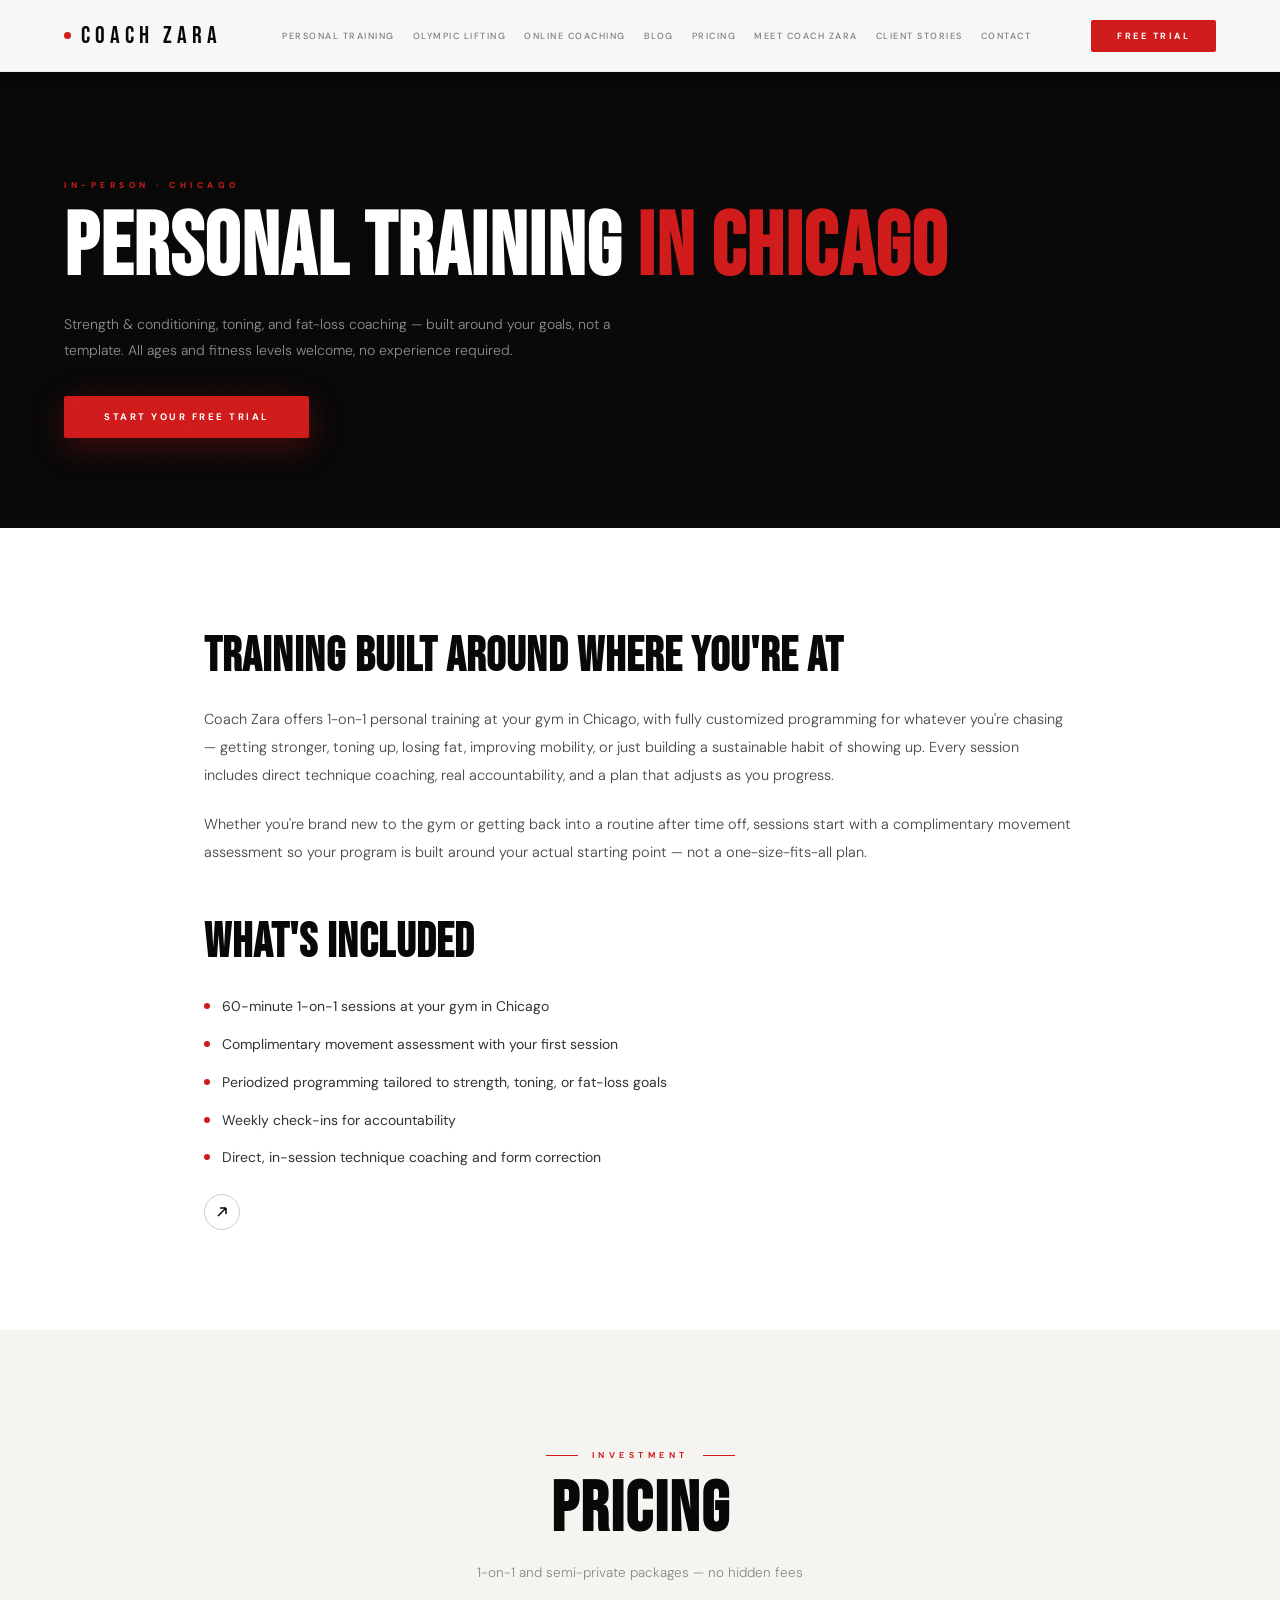
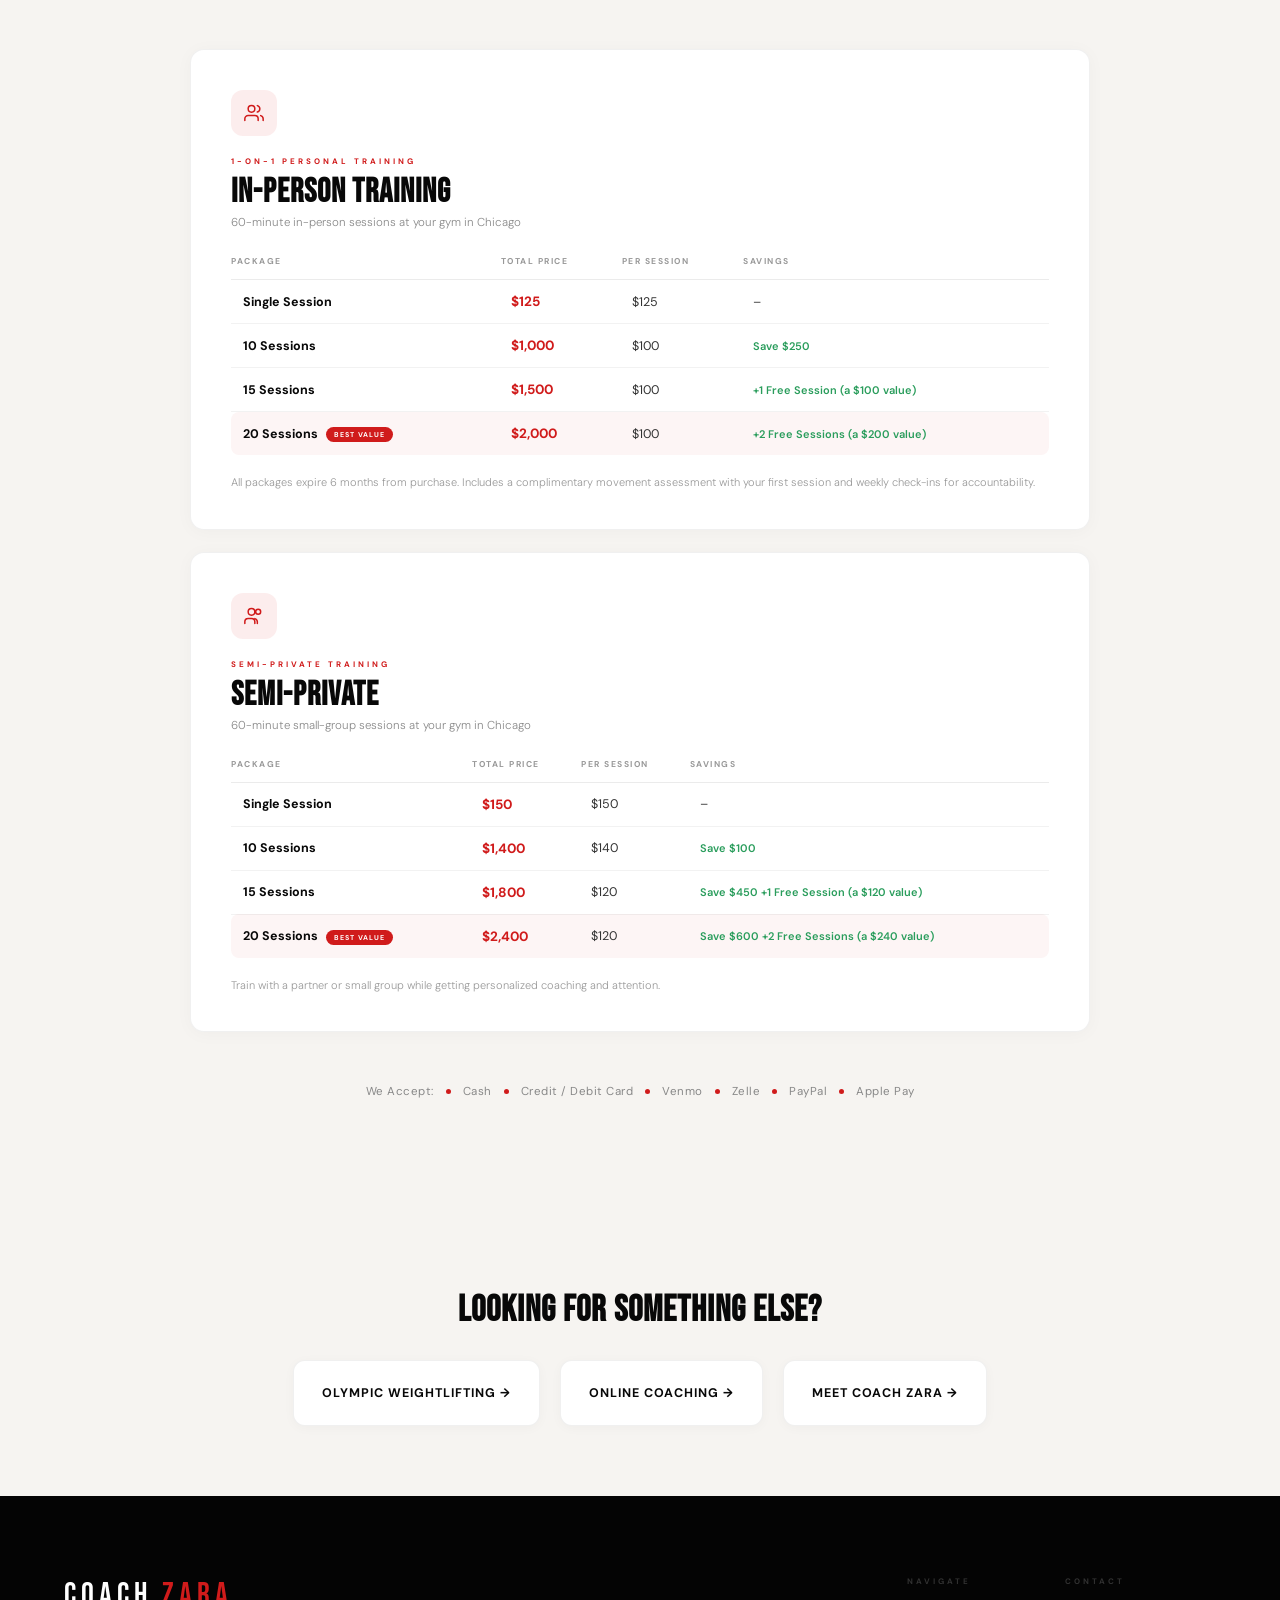
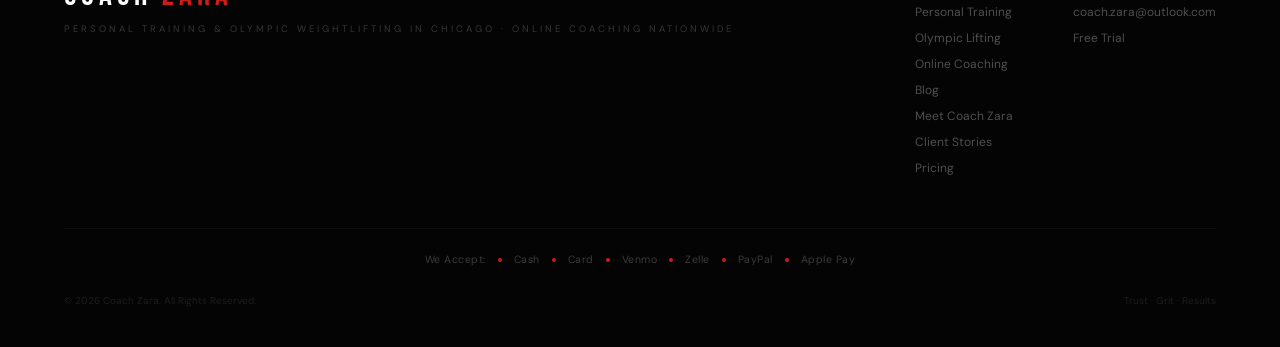
<file: personal-training-chicago.html>
<!DOCTYPE html>
<html lang="en">
<head>
<meta charset="UTF-8">
<meta name="viewport" content="width=device-width, initial-scale=1.0">
<title>Personal Trainer in Chicago | 1-on-1 Training | Coach Zara</title>
<meta name="description" content="In-person personal training in Chicago for all ages and fitness levels. Strength & conditioning, toning, fat loss, and custom programming. Free trial session.">
<link rel="canonical" href="https://coachzara.com/personal-training-chicago">
<meta property="og:title" content="Personal Trainer in Chicago | Coach Zara">
<meta property="og:description" content="In-person personal training in Chicago for all ages and fitness levels. Free trial session.">
<meta property="og:type" content="website">
<meta property="og:url" content="https://coachzara.com/personal-training-chicago">
<meta property="og:image" content="https://coachzara.com/coach-zara.jpg">
<meta name="twitter:card" content="summary_large_image">
<script type="application/ld+json">
{
  "@context": "https://schema.org",
  "@type": "Service",
  "serviceType": "Personal Training",
  "provider": { "@type": "ExerciseGym", "name": "Coach Zara", "url": "https://coachzara.com/" },
  "areaServed": { "@type": "City", "name": "Chicago", "addressRegion": "IL" },
  "description": "In-person 1-on-1 personal training in Chicago for strength & conditioning, toning, and fat loss, tailored to all ages and fitness levels."
}
</script>
<link rel="preconnect" href="https://fonts.googleapis.com">
<link href="https://fonts.googleapis.com/css2?family=Bebas+Neue&family=DM+Sans:ital,opsz,wght@0,9..40,200;0,9..40,300;0,9..40,400;0,9..40,500;0,9..40,700;1,9..40,300;1,9..40,400&display=swap" rel="stylesheet">
<link rel="stylesheet" href="style.css">
</head>
<body class="subpage">

<!-- NAV -->
<nav id="main-nav" class="solid">
  <a href="index.html" class="nav-logo"><span class="nav-dot"></span>COACH ZARA</a>
  <ul class="nav-links">
    <li><a href="personal-training-chicago.html">Personal Training</a></li>
    <li><a href="olympic-weightlifting-chicago.html">Olympic Lifting</a></li>
    <li><a href="online-coaching.html">Online Coaching</a></li>
    <li><a href="blog.html">Blog</a></li>
    <li><a href="index.html#pricing">Pricing</a></li>
    <li><a href="about.html">Meet Coach Zara</a></li>
    <li><a href="client-stories.html">Client Stories</a></li>
    <li><a href="index.html#contact">Contact</a></li>
  </ul>
  <a href="index.html#trial" class="nav-cta">Free Trial</a>
</nav>

<!-- HERO -->
<section class="page-hero">
  <div class="page-hero-eyebrow">In-Person · Chicago</div>
  <h1 class="page-hero-h1">PERSONAL TRAINING <span class="red">IN CHICAGO</span></h1>
  <p class="page-hero-sub">Strength & conditioning, toning, and fat-loss coaching — built around your goals, not a template. All ages and fitness levels welcome, no experience required.</p>
  <div class="hero-btns" style="margin-top:32px;">
    <a href="index.html#trial" class="btn-red">Start Your Free Trial</a>
  </div>
</section>

<!-- CONTENT -->
<section class="content-section">
  <h2 class="content-h2">Training built around where you're at</h2>
  <p class="content-p">Coach Zara offers 1-on-1 personal training at your gym in Chicago, with fully customized programming for whatever you're chasing — getting stronger, toning up, losing fat, improving mobility, or just building a sustainable habit of showing up. Every session includes direct technique coaching, real accountability, and a plan that adjusts as you progress.</p>
  <p class="content-p">Whether you're brand new to the gym or getting back into a routine after time off, sessions start with a complimentary movement assessment so your program is built around your actual starting point — not a one-size-fits-all plan.</p>

  <h2 class="content-h2" style="margin-top:48px;">What's included</h2>
  <ul class="content-list">
    <li>60-minute 1-on-1 sessions at your gym in Chicago</li>
    <li>Complimentary movement assessment with your first session</li>
    <li>Periodized programming tailored to strength, toning, or fat-loss goals</li>
    <li>Weekly check-ins for accountability</li>
    <li>Direct, in-session technique coaching and form correction</li>
  </ul>

  <div class="hero-btns" style="margin-top:8px;">
    <a href="#pricing" class="btn-ghost">
      <div class="bgarr" style="border-color:rgba(0,0,0,.2);"><svg width="12" height="12" viewBox="0 0 12 12" fill="none" stroke="#080808" stroke-width="1.5"><path d="M2 10L10 2M10 2H4M10 2V8"/></svg></div>
      View Pricing & Packages
    </a>
  </div>
</section>

<!-- PRICING -->
<section class="pricing" id="pricing">
  <div class="seyebrow"><div class="ey-line"></div><span class="ey-txt">Investment</span><div class="ey-line"></div></div>
  <h2 class="sh2 dark">PRICING</h2>
  <p class="ssub dark">1-on-1 and semi-private packages — no hidden fees</p>

  <div class="price-grid">

    <!-- In-Person Personal Training -->
    <div class="price-card">
      <div class="price-icon"><svg width="20" height="20" viewBox="0 0 24 24" fill="none" stroke-width="1.8" stroke-linecap="round" stroke-linejoin="round"><path d="M17 21v-2a4 4 0 00-4-4H5a4 4 0 00-4 4v2"/><circle cx="9" cy="7" r="4"/><path d="M23 21v-2a4 4 0 00-3-3.87M16 3.13a4 4 0 010 7.75"/></svg></div>
      <div class="price-tag">1-on-1 Personal Training</div>
      <h3 class="price-h">IN-PERSON TRAINING</h3>
      <p class="price-note">60-minute in-person sessions at your gym in Chicago</p>
      <table class="price-table">
        <tr><th>Package</th><th>Total Price</th><th>Per Session</th><th>Savings</th></tr>
        <tr><td class="pt-pkg">Single Session</td><td class="pt-price">$125</td><td>$125</td><td>–</td></tr>
        <tr><td class="pt-pkg">10 Sessions</td><td class="pt-price">$1,000</td><td>$100</td><td class="pt-save">Save $250</td></tr>
        <tr><td class="pt-pkg">15 Sessions</td><td class="pt-price">$1,500</td><td>$100</td><td class="pt-save">+1 Free Session (a $100 value)</td></tr>
        <tr class="pt-best"><td class="pt-pkg">20 Sessions<span class="pt-badge">Best Value</span></td><td class="pt-price">$2,000</td><td>$100</td><td class="pt-save">+2 Free Sessions (a $200 value)</td></tr>
      </table>
      <p class="price-fine">All packages expire 6 months from purchase. Includes a complimentary movement assessment with your first session and weekly check-ins for accountability.</p>
    </div>

    <!-- Semi-Private Training -->
    <div class="price-card">
      <div class="price-icon"><svg width="20" height="20" viewBox="0 0 24 24" fill="none" stroke-width="1.8" stroke-linecap="round" stroke-linejoin="round"><circle cx="9" cy="7" r="4"/><circle cx="17" cy="7" r="3"/><path d="M1 21v-2a4 4 0 014-4h4a4 4 0 014 4v2"/><path d="M16 21v-2a4 4 0 00-3-3.87"/></svg></div>
      <div class="price-tag">Semi-Private Training</div>
      <h3 class="price-h">SEMI-PRIVATE</h3>
      <p class="price-note">60-minute small-group sessions at your gym in Chicago</p>
      <table class="price-table">
        <tr><th>Package</th><th>Total Price</th><th>Per Session</th><th>Savings</th></tr>
        <tr><td class="pt-pkg">Single Session</td><td class="pt-price">$150</td><td>$150</td><td>–</td></tr>
        <tr><td class="pt-pkg">10 Sessions</td><td class="pt-price">$1,400</td><td>$140</td><td class="pt-save">Save $100</td></tr>
        <tr><td class="pt-pkg">15 Sessions</td><td class="pt-price">$1,800</td><td>$120</td><td class="pt-save">Save $450 +1 Free Session (a $120 value)</td></tr>
        <tr class="pt-best"><td class="pt-pkg">20 Sessions<span class="pt-badge">Best Value</span></td><td class="pt-price">$2,400</td><td>$120</td><td class="pt-save">Save $600 +2 Free Sessions (a $240 value)</td></tr>
      </table>
      <p class="price-fine">Train with a partner or small group while getting personalized coaching and attention.</p>
    </div>

  </div>

  <div class="price-payment">
    <span>We Accept:</span><div class="pdot"></div><span>Cash</span><div class="pdot"></div><span>Credit / Debit Card</span><div class="pdot"></div><span>Venmo</span><div class="pdot"></div><span>Zelle</span><div class="pdot"></div><span>PayPal</span><div class="pdot"></div><span>Apple Pay</span>
  </div>
</section>

<!-- RELATED -->
<section class="related-links">
  <div class="related-links-inner">
    <h3>Looking for something else?</h3>
    <div class="related-grid">
      <a href="olympic-weightlifting-chicago.html" class="related-card">Olympic Weightlifting →</a>
      <a href="online-coaching.html" class="related-card">Online Coaching →</a>
      <a href="about.html" class="related-card">Meet Coach Zara →</a>
    </div>
  </div>
</section>

<!-- FOOTER -->
<footer>
  <div class="ft">
    <div class="ft-top">
      <div><div class="ft-logo">COACH <span>ZARA</span></div><div class="ft-sub">Personal Training & Olympic Weightlifting in Chicago · Online Coaching Nationwide</div></div>
      <div class="ft-links">
        <div class="ftc"><h5>Navigate</h5><ul><li><a href="personal-training-chicago.html">Personal Training</a></li><li><a href="olympic-weightlifting-chicago.html">Olympic Lifting</a></li><li><a href="online-coaching.html">Online Coaching</a></li>
    <li><a href="blog.html">Blog</a></li><li><a href="about.html">Meet Coach Zara</a></li><li><a href="client-stories.html">Client Stories</a></li><li><a href="index.html#pricing">Pricing</a></li></ul></div>
        <div class="ftc"><h5>Contact</h5><ul><li><a href="mailto:coach.zara@outlook.com">coach.zara@outlook.com</a></li><li><a href="index.html#trial">Free Trial</a></li></ul></div>
      </div>
    </div>
    <div class="ft-payment"><span>We Accept:</span><div class="pdot"></div><span>Cash</span><div class="pdot"></div><span>Card</span><div class="pdot"></div><span>Venmo</span><div class="pdot"></div><span>Zelle</span><div class="pdot"></div><span>PayPal</span><div class="pdot"></div><span>Apple Pay</span></div>
    <div class="ft-bot"><p>© 2026 Coach Zara. All Rights Reserved.</p><p>Trust · Grit · Results</p></div>
  </div>
</footer>

<script>
window.addEventListener('scroll',()=>document.getElementById('main-nav').classList.toggle('solid',scrollY>10),{passive:true});
</script>
</body>
</html>
</file>
<file: style.css>
:root{
  --red:#D01B1B;--blk:#080808;--white:#fff;--off:#F6F4F1;--gray:#888;
  --redglow:rgba(208,27,27,.18);
}
*,*::before,*::after{margin:0;padding:0;box-sizing:border-box;}
html{scroll-behavior:smooth;}
body{font-family:'DM Sans',sans-serif;background:var(--white);color:var(--blk);overflow-x:hidden;cursor:none;}

/* grain */
body::after{content:'';position:fixed;inset:0;pointer-events:none;z-index:99900;
  opacity:.025;mix-blend-mode:overlay;
  background-image:url("data:image/svg+xml,%3Csvg viewBox='0 0 512 512' xmlns='http://www.w3.org/2000/svg'%3E%3Cfilter id='g'%3E%3CfeTurbulence type='fractalNoise' baseFrequency='0.75' numOctaves='4' stitchTiles='stitch'/%3E%3C/filter%3E%3Crect width='100%25' height='100%25' filter='url(%23g)'/%3E%3C/svg%3E");}

/* scroll progress */
#prog{position:fixed;top:0;left:0;height:2px;background:var(--red);z-index:99999;width:0;pointer-events:none;}

/* cursor */
#cur{position:fixed;width:8px;height:8px;background:var(--red);border-radius:50%;pointer-events:none;z-index:99990;transform:translate(-50%,-50%);}
#curR{position:fixed;width:32px;height:32px;border:1.5px solid var(--red);border-radius:50%;pointer-events:none;z-index:99989;transform:translate(-50%,-50%);opacity:.4;transition:width .25s,height .25s,opacity .25s;}
body.hov #curR{width:50px;height:50px;opacity:.7;}

/* loader */
#loader{position:fixed;inset:0;background:var(--blk);z-index:99980;display:flex;flex-direction:column;align-items:center;justify-content:center;transition:opacity .9s,visibility .9s;}
#loader.gone{opacity:0;visibility:hidden;pointer-events:none;}
.ldr-name{font-family:'Bebas Neue',sans-serif;font-size:80px;color:#fff;letter-spacing:10px;opacity:0;animation:fup .7s .2s forwards;}
.ldr-rule{width:0;height:1px;background:var(--red);margin-top:18px;animation:lrule 1.8s .4s ease forwards;}
.ldr-sub{font-size:9px;letter-spacing:6px;text-transform:uppercase;color:rgba(255,255,255,.3);margin-top:14px;opacity:0;animation:fup .6s .6s forwards;}
@keyframes fup{from{opacity:0;transform:translateY(14px)}to{opacity:1;transform:none}}
@keyframes lrule{to{width:200px;}}

/* nav */
nav{position:fixed;top:0;left:0;right:0;z-index:9000;display:flex;align-items:center;justify-content:space-between;padding:0 64px;height:72px;transition:all .4s;}
nav.solid{background:rgba(255,255,255,.97);backdrop-filter:blur(24px);border-bottom:1px solid rgba(0,0,0,.05);box-shadow:0 2px 24px rgba(0,0,0,.04);}
.nav-logo{font-family:'Bebas Neue',sans-serif;font-size:24px;letter-spacing:5px;color:#fff;text-decoration:none;display:flex;align-items:center;gap:10px;transition:color .3s;}
nav.solid .nav-logo{color:var(--blk);}
.nav-dot{width:7px;height:7px;background:var(--red);border-radius:50%;flex-shrink:0;animation:pulse 2s infinite;}
@keyframes pulse{0%,100%{box-shadow:0 0 0 0 var(--redglow)}50%{box-shadow:0 0 0 8px transparent}}
.nav-links{display:flex;list-style:none;}
.nav-links a{display:block;padding:0 14px;height:72px;line-height:72px;font-size:9px;letter-spacing:2px;font-weight:500;text-transform:uppercase;color:rgba(255,255,255,.6);text-decoration:none;position:relative;transition:color .2s;}
nav.solid .nav-links a{color:rgba(0,0,0,.5);}
.nav-links a::after{content:'';position:absolute;bottom:16px;left:14px;right:14px;height:1.5px;background:var(--red);transform:scaleX(0);transform-origin:left;transition:transform .3s;}
.nav-links a:hover{color:#fff;}
nav.solid .nav-links a:hover{color:var(--blk);}
.nav-links a:hover::after{transform:scaleX(1);}
.nav-logo,.nav-links a,.nav-cta{white-space:nowrap;flex-shrink:0;}
@media(max-width:1300px){.nav-links a{padding:0 9px;letter-spacing:1.5px;}.nav-links a::after{left:9px;right:9px;}}
@media(max-width:1100px){.nav-links a{padding:0 6px;letter-spacing:1px;font-size:8.5px;}.nav-links a::after{left:6px;right:6px;}.nav-cta{padding:10px 16px;}}
@media(max-width:1000px){.nav-cta{display:none;}}
@media(max-width:860px){.nav-links{display:none;}.nav-cta{display:inline-block;}}
.nav-cta{padding:10px 26px;background:var(--red);color:#fff;font-size:9px;letter-spacing:2.5px;font-weight:700;text-transform:uppercase;text-decoration:none;border-radius:2px;transition:background .25s,transform .2s;}
.nav-cta:hover{background:#ff2020;transform:translateY(-1px);}

/* ══════════════════════════════════════════════════════
   MEGA VIDEO ZONE
   ─ One fixed video behind sections 1, 2, 3
   ─ #video-zone is a tall wrapper div that defines
     how long the video "lasts" on screen
   ─ The fixed video fills viewport and stays put
   ─ All content (hero, marquee, services) is layered
     ON TOP with z-index, scrolling normally
   ─ When you scroll past #video-zone, the video
     disappears behind the next section
══════════════════════════════════════════════════════ */

/* The tall zone that the fixed video is "attached to" */
#video-zone{
  position:relative; /* so children with absolute positioning anchor here */
}

/* Fixed video — stays locked to viewport while inside the zone */
#bg-video-wrap{
  position:sticky;
  top:0;
  height:100vh;
  overflow:hidden;
  z-index:0;
}
#bg-video-wrap video{
  position:absolute;
  top:50%;left:50%;
  width:100%;
  min-height:100%;
  transform:translate(-50%,-50%);
  object-fit:cover;
  will-change:transform;
}
.bg-overlay{
  position:absolute;
  inset:0;
  /* gradient adapts as user scrolls deeper — JS updates opacity */
  background:linear-gradient(160deg,rgba(8,8,8,.88) 0%,rgba(8,8,8,.55) 55%,rgba(8,8,8,.12) 100%);
  transition:background .3s;
  pointer-events:none;
}

/* scrub progress bar fixed to bottom of viewport only while in zone */
#zone-prog{
  position:fixed;
  bottom:0;left:0;
  height:2px;
  background:var(--red);
  width:0%;
  z-index:8000;
  pointer-events:none;
  opacity:0;
  transition:opacity .3s;
}
#zone-prog.visible{opacity:1;}

/* All content inside #video-zone sits on top of the video */
.zone-content{
  position:relative;
  z-index:2;
  margin-top:-100vh; /* overlap the sticky video — content starts at top */
}

/* ── HERO ── */
.hero{
  min-height:100vh;
  display:flex;
  flex-direction:column;
  justify-content:center;
  padding:0 64px;
  padding-top:72px;
  position:relative;
}
@keyframes slideup{from{opacity:0;transform:translateY(20px)}to{opacity:1;transform:none}}
.hero-badge{display:inline-flex;align-items:center;gap:10px;padding:6px 16px;border:1px solid rgba(208,27,27,.4);border-radius:20px;width:fit-content;margin-bottom:28px;opacity:0;animation:slideup .6s 2.3s forwards;}
.hbdot{width:6px;height:6px;background:var(--red);border-radius:50%;animation:pulse 1.5s infinite;}
.hbtxt{font-size:8.5px;letter-spacing:3px;font-weight:700;text-transform:uppercase;color:var(--red);}
.hero-h1{font-family:'Bebas Neue',sans-serif;font-size:clamp(72px,10.5vw,148px);line-height:.88;letter-spacing:2px;color:#fff;margin-bottom:20px;opacity:0;animation:slideup .9s 2.4s forwards;}
.hero-h1 .red{color:var(--red);}
.hero-h1 .hero-kw{display:block;font-family:'DM Sans',sans-serif;font-size:clamp(13px,1.4vw,16px);font-weight:500;line-height:1.4;letter-spacing:3px;text-transform:uppercase;color:rgba(255,255,255,.7);margin-bottom:14px;}
.hero-h1 .outline{-webkit-text-stroke:1.5px rgba(255,255,255,.3);color:transparent;}
.hero-sub{font-size:14px;color:rgba(255,255,255,.5);line-height:1.9;max-width:400px;font-weight:300;opacity:0;animation:slideup .6s 2.6s forwards;}
.hero-btns{display:flex;align-items:center;gap:18px;margin-top:36px;opacity:0;animation:slideup .6s 2.8s forwards;}
.hero-scroll-hint{position:absolute;bottom:40px;left:64px;display:flex;align-items:center;gap:12px;opacity:0;animation:slideup .5s 3.2s forwards;}
.hero-scroll-hint span{font-size:8px;letter-spacing:4px;text-transform:uppercase;color:rgba(255,255,255,.3);}
.scroll-line{width:48px;height:1px;background:rgba(255,255,255,.15);overflow:hidden;}
.scroll-line::after{content:'';display:block;width:100%;height:100%;background:var(--red);transform:translateX(-100%);animation:scrollpulse 2s 3.5s ease-in-out infinite;}
@keyframes scrollpulse{0%{transform:translateX(-100%)}100%{transform:translateX(100%)}}

/* buttons */
.btn-red{padding:15px 40px;background:var(--red);color:#fff;font-size:9.5px;letter-spacing:2.5px;font-weight:700;text-transform:uppercase;text-decoration:none;border-radius:2px;position:relative;overflow:hidden;transition:transform .2s,box-shadow .3s;box-shadow:0 8px 32px rgba(208,27,27,.3);}
.btn-red::before{content:'';position:absolute;inset:0;background:rgba(255,255,255,.12);transform:translateX(-101%);transition:transform .35s;}
.btn-red:hover::before{transform:translateX(0);}
.btn-red:hover{transform:translateY(-2px);box-shadow:0 16px 48px rgba(208,27,27,.45);}
.btn-ghost{font-size:9.5px;letter-spacing:2px;font-weight:600;text-transform:uppercase;color:rgba(255,255,255,.6);text-decoration:none;display:flex;align-items:center;gap:10px;transition:color .2s;}
.btn-ghost:hover{color:#fff;}
.bgarr{width:36px;height:36px;border-radius:50%;border:1.5px solid rgba(255,255,255,.2);display:flex;align-items:center;justify-content:center;transition:all .3s;}
.btn-ghost:hover .bgarr{background:var(--red);border-color:var(--red);}

/* ── MARQUEE — inside zone so video shows through ── */
.marquee{overflow:hidden;background:rgba(0,0,0,.7);backdrop-filter:blur(8px);padding:13px 0;border-top:1px solid rgba(255,255,255,.05);border-bottom:1px solid rgba(255,255,255,.05);}
.mq-track{display:flex;width:max-content;animation:mq 24s linear infinite;}
.mq-item{display:flex;align-items:center;gap:22px;padding:0 22px;white-space:nowrap;font-size:9.5px;font-weight:700;letter-spacing:3px;text-transform:uppercase;color:rgba(255,255,255,.5);}
.mq-sep{width:4px;height:4px;background:var(--red);border-radius:50%;}
@keyframes mq{from{transform:translateX(0)}to{transform:translateX(-50%)}}

/* ── SERVICES — inside zone, semi-transparent bg so video peeks through ── */
.services{padding:80px 64px 120px;}
.services-inner-bg{
  position:absolute;inset:0;
  background:linear-gradient(to bottom,rgba(8,8,8,.82) 0%,rgba(8,8,8,.92) 100%);
  pointer-events:none;
}
.services-content{position:relative;z-index:1;}
.svc-grid{display:grid;grid-template-columns:repeat(3,1fr);gap:1px;background:rgba(255,255,255,.06);max-width:1240px;margin:64px auto 0;}
.svc-card{background:rgba(255,255,255,.03);border:1px solid rgba(255,255,255,.06);padding:40px 32px;position:relative;overflow:hidden;cursor:none;transition:background .3s,border-color .3s;}
.svc-card::before{content:'';position:absolute;inset:0;background:var(--red);clip-path:polygon(0 100%,100% 100%,100% 100%,0 100%);transition:clip-path .55s cubic-bezier(.77,0,.18,1);opacity:.85;}
.svc-card:hover::before{clip-path:polygon(0 0,100% 0,100% 100%,0 100%);}
.svc-card::after{content:'';position:absolute;bottom:0;left:0;right:0;height:2px;background:var(--red);transform:scaleX(0);transition:transform .4s;}
.svc-card:hover::after{transform:scaleX(1);}
.svc-z{position:relative;z-index:1;}
.svc-num{font-family:'Bebas Neue',sans-serif;font-size:48px;color:rgba(255,255,255,.06);line-height:1;margin-bottom:8px;transition:color .3s;}
.svc-card:hover .svc-num{color:rgba(255,255,255,.12);}
.svc-icon{width:40px;height:40px;background:rgba(208,27,27,.15);border-radius:6px;display:flex;align-items:center;justify-content:center;margin-bottom:16px;transition:background .3s;}
.svc-card:hover .svc-icon{background:rgba(255,255,255,.15);}
.svc-icon svg{stroke:var(--red);transition:stroke .3s;}
.svc-card:hover .svc-icon svg{stroke:#fff;}
.svc-name{font-size:11px;font-weight:700;letter-spacing:2px;text-transform:uppercase;color:#fff;margin-bottom:10px;}
.svc-desc{font-size:12px;color:rgba(255,255,255,.45);line-height:1.85;font-weight:300;transition:color .3s;}
.svc-card:hover .svc-desc{color:rgba(255,255,255,.75);}
.svc-price{margin-top:16px;font-size:10.5px;font-weight:700;letter-spacing:1.5px;text-transform:uppercase;color:var(--red);}
.svc-card:hover .svc-price{color:#fff;}
.svc-arr{position:absolute;top:24px;right:24px;width:26px;height:26px;border:1px solid rgba(255,255,255,.12);border-radius:50%;display:flex;align-items:center;justify-content:center;z-index:2;transition:all .35s;}
.svc-card:hover .svc-arr{background:rgba(255,255,255,.2);border-color:rgba(255,255,255,.3);transform:rotate(45deg);}
.svc-card:hover .svc-arr svg{stroke:#fff;}
.svc-price{font-size:15px;font-weight:700;color:var(--red);letter-spacing:.5px;margin-top:14px;}

/* section eyebrow shared */
.seyebrow{display:flex;align-items:center;justify-content:center;gap:14px;margin-bottom:14px;}
.ey-line{width:32px;height:1.5px;background:var(--red);}
.ey-txt{font-size:8.5px;letter-spacing:4.5px;text-transform:uppercase;font-weight:700;color:var(--red);}
.sh2{font-family:'Bebas Neue',sans-serif;font-size:clamp(40px,5.5vw,72px);letter-spacing:2px;text-align:center;line-height:1;}
.sh2.light{color:#fff;}
.sh2.dark{color:var(--blk);}
.ssub{font-size:13.5px;line-height:1.9;font-weight:300;text-align:center;max-width:560px;margin:14px auto 0;}
.ssub.light{color:rgba(255,255,255,.45);}
.ssub.dark{color:var(--gray);}

/* ─── EVERYTHING BELOW video zone is solid white ─── */

/* reveal animations */
.rv{opacity:0;transform:translateY(32px);transition:opacity .8s ease,transform .8s ease;}
.rv-l{opacity:0;transform:translateX(-32px);transition:opacity .8s ease,transform .8s ease;}
.rv-r{opacity:0;transform:translateX(32px);transition:opacity .8s ease,transform .8s ease;}
.rv.on,.rv-l.on,.rv-r.on{opacity:1;transform:none;}
.d1{transition-delay:.07s}.d2{transition-delay:.14s}.d3{transition-delay:.21s}
.d4{transition-delay:.28s}.d5{transition-delay:.35s}.d6{transition-delay:.42s}

/* ── VIDEO BREAK (video 1 again, scrub) — between focus and certs ── */
.scrub-box{
  position:relative;
  width:100%;
  overflow:hidden;
  display:block;
}
.scrub-video{
  position:relative;
  width:100%;
  height:100%;
}
.scrub-video video{
  width:100%;
  height:100%;
  object-fit:cover;
  display:block;
}
/* overlay and text anchor to the scrub-box, not the video */
.scrub-overlay-grad{
  position:absolute;
  inset:0;
  pointer-events:none;
  z-index:1;
}
.scrub-text-layer{
  position:absolute;
  inset:0;
  display:flex;
  flex-direction:column;
  justify-content:center;
  padding:0 64px;
  z-index:2;
}
.scrub-prog-bar{
  position:absolute;
  bottom:0;left:0;
  height:3px;
  background:var(--red);
  width:0%;
  z-index:3;
  transition:width .08s linear;
}

.break-text-inner{max-width:640px;}
.bt-eye{font-size:8.5px;letter-spacing:5px;text-transform:uppercase;color:var(--red);margin-bottom:14px;opacity:0;transform:translateY(14px);transition:opacity .7s,transform .7s;}
.bt-h{font-family:'Bebas Neue',sans-serif;font-size:clamp(48px,7.5vw,100px);color:#fff;line-height:.9;letter-spacing:2px;margin-bottom:18px;opacity:0;transform:translateY(18px);transition:opacity .7s .1s,transform .7s .1s;}
.bt-p{font-size:14px;color:rgba(255,255,255,.48);line-height:1.9;font-weight:300;max-width:480px;opacity:0;transform:translateY(12px);transition:opacity .7s .18s,transform .7s .18s;}
.break-text-inner.vis .bt-eye,.break-text-inner.vis .bt-h,.break-text-inner.vis .bt-p{opacity:1;transform:none;}
.bt-right-inner{max-width:560px;text-align:right;}
.bt-q{font-family:'Playfair Display',serif;font-size:clamp(26px,3.5vw,52px);font-style:italic;color:#fff;line-height:1.25;margin-bottom:14px;opacity:0;transform:translateX(16px);transition:opacity .8s,transform .8s;}
.bt-q em{font-style:normal;color:var(--red);}
.bt-by{font-size:9px;letter-spacing:4px;text-transform:uppercase;color:rgba(255,255,255,.28);opacity:0;transform:translateX(10px);transition:opacity .8s .15s,transform .8s .15s;}
.bt-right-inner.vis .bt-q,.bt-right-inner.vis .bt-by{opacity:1;transform:none;}

/* ── FOCUS ── */
.focus{background:var(--off);padding:120px 64px;}
.focus-grid{display:grid;grid-template-columns:1fr 1fr;gap:2px;max-width:1240px;margin:64px auto 0;background:rgba(0,0,0,.05);}
.fc{background:var(--white);padding:60px 52px;position:relative;overflow:hidden;cursor:none;transition:transform .3s,box-shadow .3s;}
.fc:hover{transform:translateY(-4px);box-shadow:0 24px 60px rgba(0,0,0,.07);}
.fc::before{content:'';position:absolute;top:0;left:0;width:3px;height:0;background:var(--red);transition:height .5s cubic-bezier(.77,0,.18,1);}
.fc.on::before,.fc:hover::before{height:100%;}
.fc-tag{font-size:8px;letter-spacing:3px;text-transform:uppercase;font-weight:700;color:var(--red);margin-bottom:14px;}
.fc-h{font-family:'Bebas Neue',sans-serif;font-size:clamp(28px,3.2vw,46px);color:var(--blk);letter-spacing:1px;line-height:.95;margin-bottom:16px;}
.fc-p{font-size:13px;color:#555;line-height:2;font-weight:300;}

/* ── CERTS ── */
.certs{background:var(--blk);padding:120px 64px;}
.certs-grid{display:grid;grid-template-columns:repeat(4,1fr);gap:2px;max-width:1240px;margin:64px auto 0;background:rgba(255,255,255,.03);}
.cert{background:var(--blk);padding:48px 28px;text-align:center;position:relative;overflow:hidden;cursor:none;transition:background .3s;}
.cert::before{content:'';position:absolute;top:0;left:0;right:0;height:2px;background:var(--red);transform:scaleX(0);transform-origin:left;transition:transform .45s cubic-bezier(.77,0,.18,1);}
.cert.on::before,.cert:hover::before{transform:scaleX(1);}
.cert:hover{background:#111;}
.ci-box{width:52px;height:52px;border:1.5px solid rgba(208,27,27,.25);border-radius:50%;display:flex;align-items:center;justify-content:center;margin:0 auto 18px;transition:all .3s;}
.cert:hover .ci-box{background:var(--red);border-color:var(--red);}
.ci-box svg{stroke:var(--red);transition:stroke .3s;}
.cert:hover .ci-box svg{stroke:#fff;}
.cert-name{font-size:10px;font-weight:700;letter-spacing:2px;text-transform:uppercase;color:#fff;line-height:1.5;}
.cert-list{list-style:none;max-width:1240px;margin:40px auto 0;display:grid;grid-template-columns:repeat(3,1fr);gap:12px 32px;padding:0;}
.cert-list li{font-size:12px;color:rgba(255,255,255,.72);line-height:1.6;display:flex;align-items:flex-start;gap:10px;}
.cert-list li::before{content:'';width:5px;height:5px;background:var(--red);border-radius:50%;flex-shrink:0;margin-top:7px;}
.cert-extra{max-width:1240px;margin:40px auto 0;display:flex;align-items:center;justify-content:center;gap:12px;color:rgba(255,255,255,.28);font-size:11px;letter-spacing:1px;}
.cedot{width:5px;height:5px;background:var(--red);border-radius:50%;}

/* ── ONLINE ── */
.online{background:var(--white);padding:120px 64px;}
.online-grid{display:grid;grid-template-columns:1fr 1fr;gap:56px;max-width:1240px;margin:64px auto 0;}
.oc{padding:52px;border:1px solid rgba(0,0,0,.07);position:relative;overflow:hidden;transition:border-color .35s,box-shadow .35s;cursor:none;}
.oc::after{content:'';position:absolute;bottom:0;left:0;width:0;height:3px;background:var(--red);transition:width .55s cubic-bezier(.77,0,.18,1);}
.oc:hover{border-color:rgba(208,27,27,.2);box-shadow:0 14px 52px rgba(208,27,27,.07);}
.oc:hover::after{width:100%;}
.oc-bg{font-family:'Bebas Neue',sans-serif;font-size:90px;color:rgba(0,0,0,.03);position:absolute;top:14px;right:22px;line-height:1;pointer-events:none;}
.oc-tag{font-size:8px;letter-spacing:3px;text-transform:uppercase;font-weight:700;color:var(--red);margin-bottom:11px;}
.oc-h{font-family:'Bebas Neue',sans-serif;font-size:42px;letter-spacing:1px;color:var(--blk);margin-bottom:14px;}
.oc-p{font-size:13px;color:#555;line-height:1.95;font-weight:300;margin-bottom:18px;}
.oc-list{list-style:none;display:flex;flex-direction:column;gap:9px;}
.oc-list li{font-size:12px;color:#444;display:flex;align-items:flex-start;gap:10px;}
.oc-list li::before{content:'';width:5px;height:5px;background:var(--red);border-radius:50%;flex-shrink:0;margin-top:6px;}

/* ── ABOUT ── */
.about{background:var(--white);padding:120px 64px;}
.about-grid{display:grid;grid-template-columns:.85fr 1.15fr;gap:72px;max-width:1180px;margin:64px auto 0;align-items:center;}
.about-photo{aspect-ratio:4/5;background:linear-gradient(160deg,#f7f6f4,#ececea);border-radius:16px;display:flex;flex-direction:column;align-items:center;justify-content:center;gap:14px;text-align:center;position:relative;overflow:hidden;box-shadow:0 20px 50px rgba(0,0,0,.1);}
.about-photo::before{content:'';position:absolute;inset:0;background:linear-gradient(160deg,transparent 40%,rgba(208,27,27,.05) 100%);pointer-events:none;}
.about-photo svg{stroke:#c4c4c0;position:relative;z-index:1;}
.about-photo span{font-size:9.5px;letter-spacing:2px;text-transform:uppercase;font-weight:700;color:#aaa;max-width:180px;line-height:1.7;position:relative;z-index:1;}
.about-eyebrow{font-size:8.5px;letter-spacing:4.5px;text-transform:uppercase;font-weight:700;color:var(--red);margin-bottom:14px;}
.about-h{font-family:'Bebas Neue',sans-serif;font-size:clamp(34px,4.2vw,58px);color:var(--blk);letter-spacing:1px;line-height:.95;margin-bottom:24px;}
.about-p{font-size:14px;color:#444;line-height:1.95;font-weight:300;margin-bottom:18px;}
.about-p:last-of-type{margin-bottom:0;}
.about-quote{border-left:3px solid var(--red);padding-left:24px;margin-top:30px;}
.about-quote p{font-family:'Playfair Display',serif;font-style:italic;font-size:17px;color:var(--blk);line-height:1.7;}
.about-stats{display:flex;gap:0;margin-top:36px;padding-top:28px;border-top:1px solid rgba(0,0,0,.07);}
.about-stat{flex:1;padding-right:24px;}
.about-stat-num{font-family:'Bebas Neue',sans-serif;font-size:32px;color:var(--red);letter-spacing:.5px;line-height:1;}
.about-stat-lbl{font-size:9px;letter-spacing:1.5px;text-transform:uppercase;color:#999;margin-top:8px;font-weight:600;}

/* ── PRICING ── */
.pricing{background:var(--off);padding:120px 64px;}
.price-grid{display:grid;grid-template-columns:1fr;gap:22px;max-width:900px;margin:64px auto 0;}
.price-card{background:var(--white);border:1px solid rgba(0,0,0,.06);border-radius:14px;padding:40px 40px 36px;position:relative;overflow:hidden;transition:transform .3s,box-shadow .3s,border-color .3s;box-shadow:0 2px 18px rgba(0,0,0,.03);}
.price-card:hover{transform:translateY(-5px);box-shadow:0 26px 60px rgba(0,0,0,.09);border-color:rgba(208,27,27,.15);}
.price-card::before{content:'';position:absolute;top:0;left:0;width:100%;height:3px;background:var(--red);transform:scaleX(0);transform-origin:left;transition:transform .5s cubic-bezier(.77,0,.18,1);}
.price-card.on::before,.price-card:hover::before{transform:scaleX(1);}
.price-card.full{grid-column:1 / -1;}
.price-icon{width:46px;height:46px;border-radius:12px;background:rgba(208,27,27,.08);display:flex;align-items:center;justify-content:center;margin-bottom:20px;transition:background .3s;}
.price-card:hover .price-icon{background:var(--red);}
.price-icon svg{stroke:var(--red);transition:stroke .3s;}
.price-card:hover .price-icon svg{stroke:#fff;}
.price-tag{font-size:8px;letter-spacing:3px;text-transform:uppercase;font-weight:700;color:var(--red);margin-bottom:10px;}
.price-h{font-family:'Bebas Neue',sans-serif;font-size:clamp(24px,2.6vw,34px);color:var(--blk);letter-spacing:1px;line-height:1;margin-bottom:6px;}
.price-note{font-size:11.5px;color:#888;font-weight:300;margin-bottom:26px;}
table.price-table{width:100%;border-collapse:collapse;margin-bottom:18px;}
table.price-table th{font-size:8.5px;letter-spacing:1.5px;text-transform:uppercase;font-weight:700;color:#999;text-align:left;padding:0 10px 12px 0;border-bottom:1.5px solid rgba(0,0,0,.08);}
table.price-table td{font-size:12.5px;color:#333;padding:13px 10px;border-bottom:1px solid rgba(0,0,0,.05);border-radius:0;}
table.price-table tr:last-child td{border-bottom:none;}
table.price-table td:first-child{padding-left:12px;border-radius:8px 0 0 8px;}
table.price-table td:last-child{padding-right:12px;border-radius:0 8px 8px 0;}
table.price-table td.pt-pkg{font-weight:700;color:var(--blk);}
table.price-table td.pt-price{font-weight:700;color:var(--red);font-size:13.5px;}
table.price-table td.pt-save{color:#2a9d5c;font-size:11px;font-weight:600;}
table.price-table tr.pt-best td{background:rgba(208,27,27,.045);}
.pt-badge{display:inline-block;margin-left:8px;font-size:7px;letter-spacing:1px;font-weight:700;text-transform:uppercase;color:#fff;background:var(--red);padding:3px 8px;border-radius:20px;vertical-align:middle;white-space:nowrap;}
.price-fine{font-size:11px;color:#999;line-height:1.75;font-weight:300;}
.price-fine strong{color:#555;}

/* tiered pricing cards (subscriptions / packages with feature lists) */
.tier-grid{display:grid;grid-template-columns:repeat(3,1fr);gap:16px;margin-top:6px;}
.tier-grid.two{grid-template-columns:repeat(2,1fr);}
.tier{border:1px solid rgba(0,0,0,.08);border-radius:12px;padding:28px 22px;position:relative;background:#fcfcfb;transition:transform .3s,box-shadow .3s,border-color .3s,background .3s;}
.tier:hover{transform:translateY(-4px);box-shadow:0 18px 38px rgba(0,0,0,.06);}
.tier.popular{border-color:var(--red);background:#fff;box-shadow:0 14px 38px rgba(208,27,27,.12);}
.tier-badge{position:absolute;top:-11px;left:50%;transform:translateX(-50%);background:var(--red);color:#fff;font-size:7.5px;letter-spacing:1.5px;font-weight:700;text-transform:uppercase;padding:5px 13px;border-radius:20px;white-space:nowrap;box-shadow:0 4px 14px rgba(208,27,27,.35);}
.tier-name{font-size:9.5px;letter-spacing:1.5px;text-transform:uppercase;font-weight:700;color:#999;margin-bottom:12px;}
.tier.popular .tier-name{color:var(--red);}
.tier-price{font-family:'Bebas Neue',sans-serif;font-size:36px;color:var(--blk);letter-spacing:.5px;line-height:1;}
.tier-price span{font-size:11px;font-family:'DM Sans',sans-serif;font-weight:400;color:#999;text-transform:none;letter-spacing:0;margin-left:3px;}
.tier-save{font-size:10px;font-weight:700;color:#2a9d5c;margin-top:6px;}
.tier-desc{font-size:11.5px;color:#666;line-height:1.75;font-weight:300;margin-top:14px;}
.tier-list{list-style:none;margin-top:16px;display:flex;flex-direction:column;gap:9px;}
.tier-list li{font-size:11.5px;color:#444;display:flex;align-items:flex-start;gap:8px;line-height:1.55;}
.tier-list li::before{content:'';width:5px;height:5px;background:var(--red);border-radius:50%;flex-shrink:0;margin-top:6px;}

.price-payment{max-width:1240px;margin:52px auto 0;text-align:center;display:flex;align-items:center;justify-content:center;gap:12px;color:#888;font-size:11.5px;letter-spacing:.5px;flex-wrap:wrap;}
.price-payment .pdot{width:5px;height:5px;background:var(--red);border-radius:50%;flex-shrink:0;}
.ft-payment{max-width:1240px;margin:24px auto 0;text-align:center;display:flex;align-items:center;justify-content:center;gap:12px;color:rgba(255,255,255,.22);font-size:10.5px;letter-spacing:.5px;flex-wrap:wrap;}
.ft-payment .pdot{width:4px;height:4px;background:var(--red);border-radius:50%;flex-shrink:0;}

/* ── FREE TRIAL BANNER ── */
.trial-banner{background:var(--blk);padding:80px 64px;text-align:center;position:relative;overflow:hidden;}
.trial-eye{font-size:8.5px;letter-spacing:4.5px;text-transform:uppercase;font-weight:700;color:var(--red);margin-bottom:14px;}
.trial-h{font-family:'Bebas Neue',sans-serif;font-size:clamp(36px,5vw,64px);color:#fff;letter-spacing:1.5px;line-height:1;margin-bottom:16px;}
.trial-h .red{color:var(--red);}
.trial-p{font-size:13.5px;color:rgba(255,255,255,.5);max-width:520px;margin:0 auto 32px;line-height:1.85;font-weight:300;}

/* ── CTA ── */
.cta-section{position:relative;overflow:hidden;}
.cta-vwrap{position:absolute;inset:0;z-index:0;}
.cta-vwrap video{width:100%;height:100%;object-fit:cover;opacity:.22;}
.cta-voverlay{position:absolute;inset:0;background:linear-gradient(to top,rgba(8,8,8,.99) 0%,rgba(8,8,8,.78) 100%);z-index:1;}
.cta-content{position:relative;z-index:2;padding:140px 64px;text-align:center;}
.cta-h{font-family:'Bebas Neue',sans-serif;font-size:clamp(52px,8vw,108px);color:#fff;letter-spacing:2px;line-height:.9;margin-bottom:22px;}
.cta-h .red{color:var(--red);}
.cta-p{font-size:15px;color:rgba(255,255,255,.42);max-width:500px;margin:0 auto 52px;line-height:1.9;font-weight:300;}
.cta-btns{display:flex;align-items:center;justify-content:center;gap:18px;margin-bottom:56px;flex-wrap:wrap;}
.btn-cta{padding:18px 52px;background:var(--red);color:#fff;font-size:10px;letter-spacing:3px;font-weight:700;text-transform:uppercase;text-decoration:none;border-radius:2px;position:relative;overflow:hidden;transition:transform .2s,box-shadow .3s;box-shadow:0 8px 36px rgba(208,27,27,.4);}
.btn-cta::before{content:'';position:absolute;inset:0;background:rgba(255,255,255,.1);transform:translateX(-101%);transition:transform .35s;}
.btn-cta:hover::before{transform:translateX(0);}
.btn-cta:hover{transform:translateY(-2px);box-shadow:0 16px 56px rgba(208,27,27,.55);}
.btn-cta-out{padding:17px 40px;border:1.5px solid rgba(255,255,255,.18);color:rgba(255,255,255,.6);font-size:10px;letter-spacing:3px;font-weight:700;text-transform:uppercase;text-decoration:none;border-radius:2px;transition:all .3s;}
.btn-cta-out:hover{border-color:var(--red);color:#fff;}
.cstrip{display:flex;align-items:center;justify-content:center;gap:48px;flex-wrap:wrap;}
.citem{display:flex;align-items:center;gap:12px;color:rgba(255,255,255,.32);font-size:12.5px;transition:color .3s;}
.citem:hover{color:rgba(255,255,255,.85);}
.citem a{color:inherit;text-decoration:none;}
.cicon{width:38px;height:38px;border:1px solid rgba(255,255,255,.08);border-radius:50%;display:flex;align-items:center;justify-content:center;transition:all .3s;}
.citem:hover .cicon{background:var(--red);border-color:var(--red);}

/* ── FOOTER ── */
footer{background:#040404;padding:80px 64px 40px;}
.ft{max-width:1240px;margin:0 auto;}
.ft-top{display:flex;align-items:flex-start;justify-content:space-between;gap:48px;padding-bottom:52px;border-bottom:1px solid rgba(255,255,255,.04);}
.ft-logo{font-family:'Bebas Neue',sans-serif;font-size:32px;letter-spacing:5px;color:#fff;}
.ft-logo span{color:var(--red);}
.ft-sub{font-size:9.5px;letter-spacing:3px;color:rgba(255,255,255,.2);margin-top:8px;text-transform:uppercase;}
.ft-links{display:flex;gap:52px;}
.ftc h5{font-size:8px;letter-spacing:3px;text-transform:uppercase;color:rgba(255,255,255,.18);margin-bottom:18px;font-weight:700;}
.ftc ul{list-style:none;display:flex;flex-direction:column;gap:10px;}
.ftc ul li a{font-size:12px;color:rgba(255,255,255,.3);text-decoration:none;transition:color .2s;display:flex;align-items:center;gap:8px;}
.ftc ul li a::before{content:'';width:0;height:1.5px;background:var(--red);transition:width .25s;flex-shrink:0;}
.ftc ul li a:hover::before{width:10px;}
.ftc ul li a:hover{color:rgba(255,255,255,.8);}
.ft-bot{max-width:1240px;margin:28px auto 0;display:flex;align-items:center;justify-content:space-between;flex-wrap:wrap;gap:12px;}
.ft-bot p{font-size:10px;color:rgba(255,255,255,.1);}
.ft-tag2{text-align:center;margin-top:28px;}
.ft-tag2 p{font-size:8px;letter-spacing:6px;text-transform:uppercase;color:rgba(208,27,27,.35);}

/* homepage pricing overview (full tables live on each service page) */
.price-links{display:grid;grid-template-columns:repeat(4,1fr);gap:16px;max-width:1240px;margin:64px auto 0;}
.price-link{display:flex;flex-direction:column;background:var(--white);border:1px solid rgba(0,0,0,.06);border-radius:14px;padding:32px 26px;text-decoration:none;color:inherit;transition:transform .3s,box-shadow .3s,border-color .3s;}
.price-link:hover{transform:translateY(-5px);box-shadow:0 26px 60px rgba(0,0,0,.09);border-color:rgba(208,27,27,.15);}
.pl-name{font-family:'Bebas Neue',sans-serif;font-size:26px;letter-spacing:1px;color:var(--blk);line-height:1;}
.pl-desc{font-size:12px;color:#888;font-weight:300;line-height:1.6;margin-top:10px;flex:1;}
.pl-from{font-size:15px;font-weight:700;color:var(--red);margin-top:18px;}
.pl-cta{font-size:9px;letter-spacing:2px;text-transform:uppercase;font-weight:700;color:var(--blk);margin-top:14px;}

/* faq */
.faq{background:var(--off);padding:120px 64px;}
.faq-list{max-width:820px;margin:56px auto 0;border-top:1px solid rgba(0,0,0,.1);}
.faq-item{border-bottom:1px solid rgba(0,0,0,.1);}
.faq-item summary{list-style:none;cursor:pointer;padding:24px 40px 24px 0;position:relative;font-size:16px;font-weight:500;color:var(--blk);}
.faq-item summary::-webkit-details-marker{display:none;}
.faq-item summary::after{content:'+';position:absolute;right:4px;top:50%;transform:translateY(-50%);font-size:22px;font-weight:300;color:var(--red);transition:transform .3s;}
.faq-item[open] summary::after{transform:translateY(-50%) rotate(45deg);}
.faq-item p{font-size:14px;line-height:1.9;color:#555;font-weight:300;padding:0 40px 24px 0;margin:0;}

/* responsive */
@media(max-width:1100px){
  .testi-grid-wrap{grid-template-columns:1fr 1fr!important;}
  .testi-grid-wrap [style*="grid-row:span 2"]{grid-row:span 1!important;}
  nav,section,.cta-content,footer{padding-left:32px!important;padding-right:32px!important;}
  .svc-grid,.focus-grid,.certs-grid,.online-grid{grid-template-columns:1fr 1fr!important;}
  .cert-list{grid-template-columns:1fr 1fr;}
  .price-links{grid-template-columns:1fr 1fr;}
  .about-grid{grid-template-columns:1fr!important;}
  .ft-top{flex-direction:column;}
  .scrub-text-layer,.hero{padding-left:32px!important;padding-right:32px!important;}
}
@media(max-width:700px){
  .testi-grid-wrap{grid-template-columns:1fr!important;}
  nav{padding:0 20px!important;}
  nav{justify-content:flex-start!important;}
  .nav-links,.nav-cta{display:none!important;}
  .svc-grid,.focus-grid,.certs-grid,.online-grid{grid-template-columns:1fr!important;}
  .cert-list{grid-template-columns:1fr;}
  .price-links{grid-template-columns:1fr;}
}

/* ══════════════════════════════════════════
   SUBPAGE SHARED STYLES (used by service pages,
   about page, etc. — simpler than the homepage's
   video-scrub hero, but same visual language)
══════════════════════════════════════════ */
.page-hero{background:var(--blk);padding:180px 64px 90px;position:relative;overflow:hidden;}
.page-hero-eyebrow{font-size:8.5px;letter-spacing:4.5px;text-transform:uppercase;font-weight:700;color:var(--red);margin-bottom:16px;}
.page-hero-h1{font-family:'Bebas Neue',sans-serif;font-size:clamp(44px,7vw,88px);line-height:.95;letter-spacing:1.5px;color:#fff;max-width:900px;margin-bottom:20px;}
.page-hero-h1 .red{color:var(--red);}
.page-hero-sub{font-size:14px;color:rgba(255,255,255,.55);line-height:1.9;max-width:560px;font-weight:300;}

.content-section{padding:100px 64px;max-width:1000px;margin:0 auto;}
.content-section.narrow{max-width:760px;}
.content-h2{font-family:'Bebas Neue',sans-serif;font-size:clamp(30px,4vw,48px);letter-spacing:1px;color:var(--blk);margin-bottom:20px;}
.content-p{font-size:14.5px;line-height:1.95;color:#444;font-weight:300;margin-bottom:20px;}
.content-list{list-style:none;margin:24px 0;display:flex;flex-direction:column;gap:14px;}
.content-list li{font-size:14px;color:#333;display:flex;align-items:flex-start;gap:12px;line-height:1.7;}
.content-list li::before{content:'';width:6px;height:6px;background:var(--red);border-radius:50%;flex-shrink:0;margin-top:8px;}

.related-links{background:var(--off);padding:70px 64px;text-align:center;}
.related-links-inner{max-width:900px;margin:0 auto;}
.related-links h3{font-family:'Bebas Neue',sans-serif;font-size:clamp(24px,3vw,36px);color:var(--blk);margin-bottom:28px;letter-spacing:1px;}
.related-grid{display:flex;justify-content:center;gap:20px;flex-wrap:wrap;}
.related-card{background:#fff;border:1px solid rgba(0,0,0,.06);border-radius:12px;padding:24px 28px;text-decoration:none;color:var(--blk);font-size:12.5px;font-weight:700;letter-spacing:1px;text-transform:uppercase;transition:all .3s;box-shadow:0 2px 12px rgba(0,0,0,.03);}
.related-card:hover{border-color:var(--red);color:var(--red);transform:translateY(-3px);box-shadow:0 14px 32px rgba(0,0,0,.08);}

/* simple nav for subpages (no video zone behind it, needs solid state by default) */
body.subpage nav{background:rgba(255,255,255,.97);backdrop-filter:blur(24px);border-bottom:1px solid rgba(0,0,0,.05);box-shadow:0 2px 24px rgba(0,0,0,.04);}
body.subpage .nav-logo{color:var(--blk);}
body.subpage .nav-links a{color:rgba(0,0,0,.5);}
body.subpage .nav-links a:hover{color:var(--blk);}
body.subpage{cursor:auto;}
</file>
